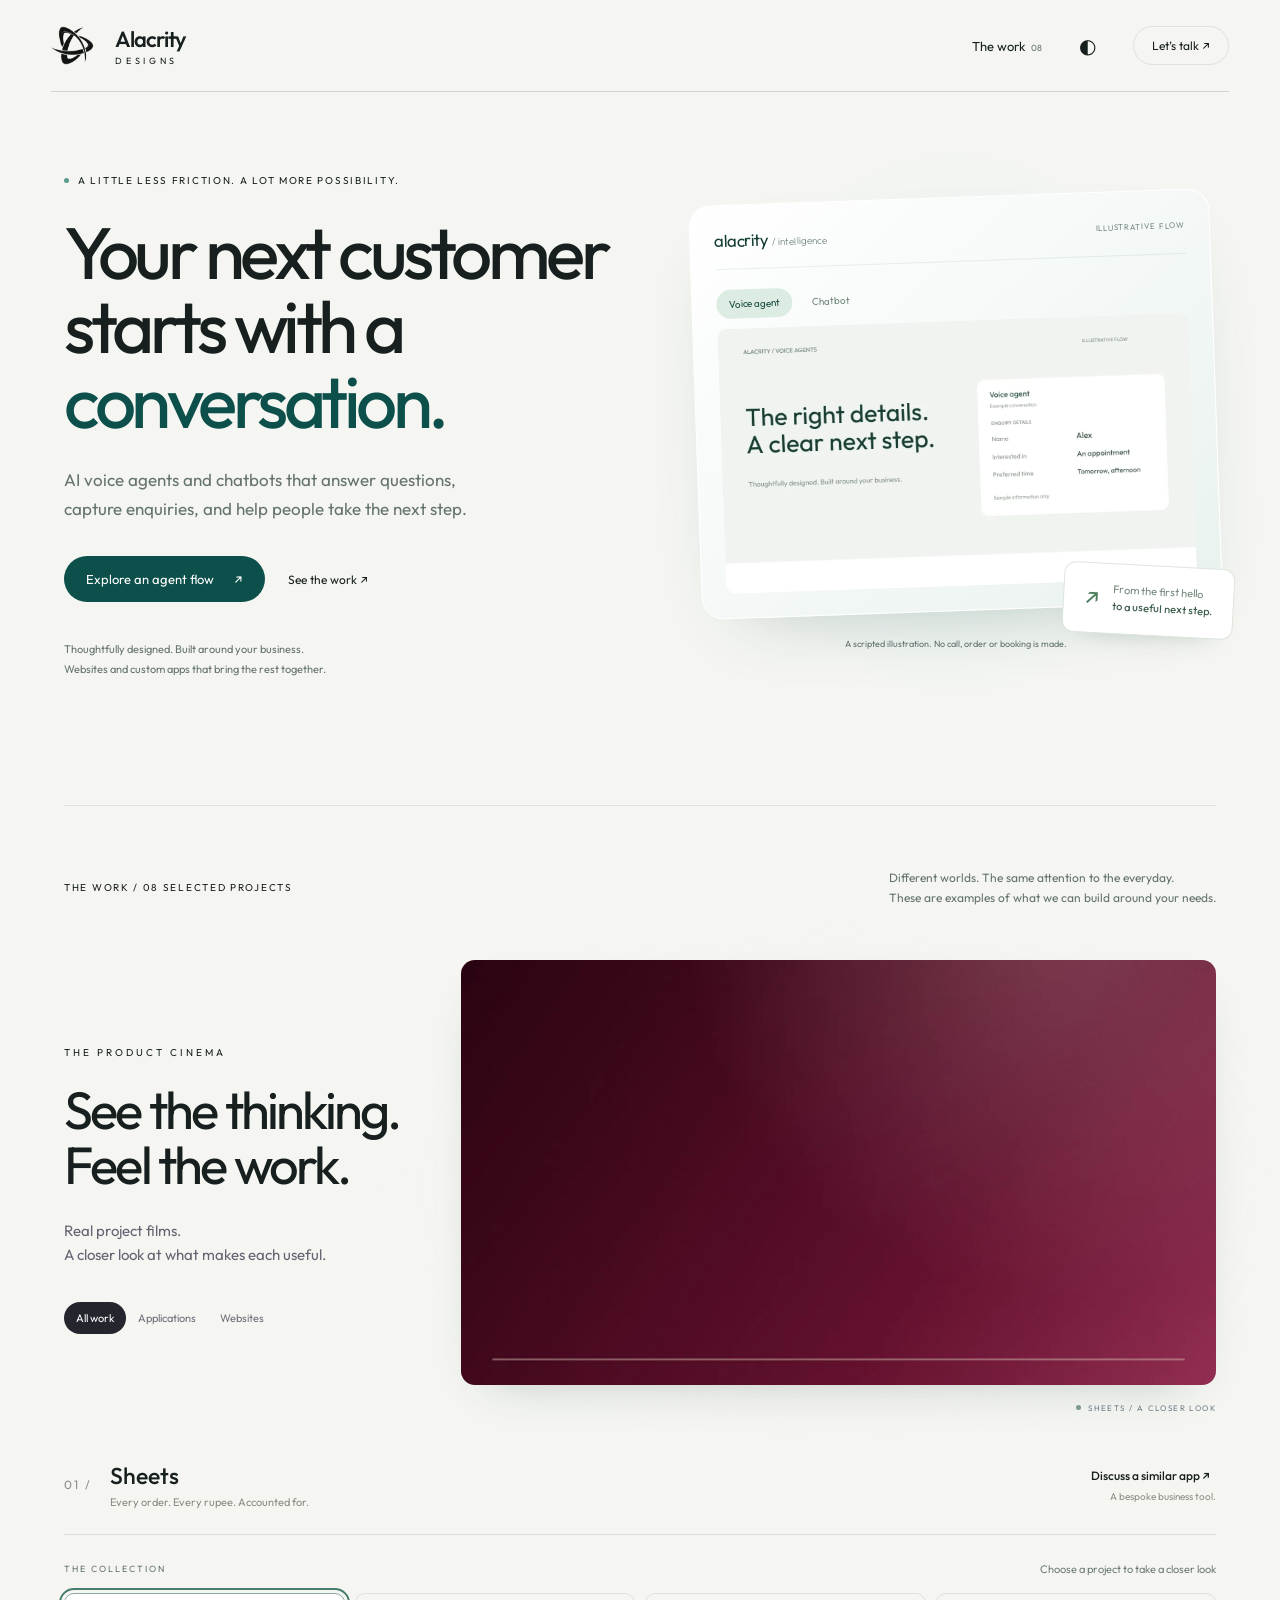
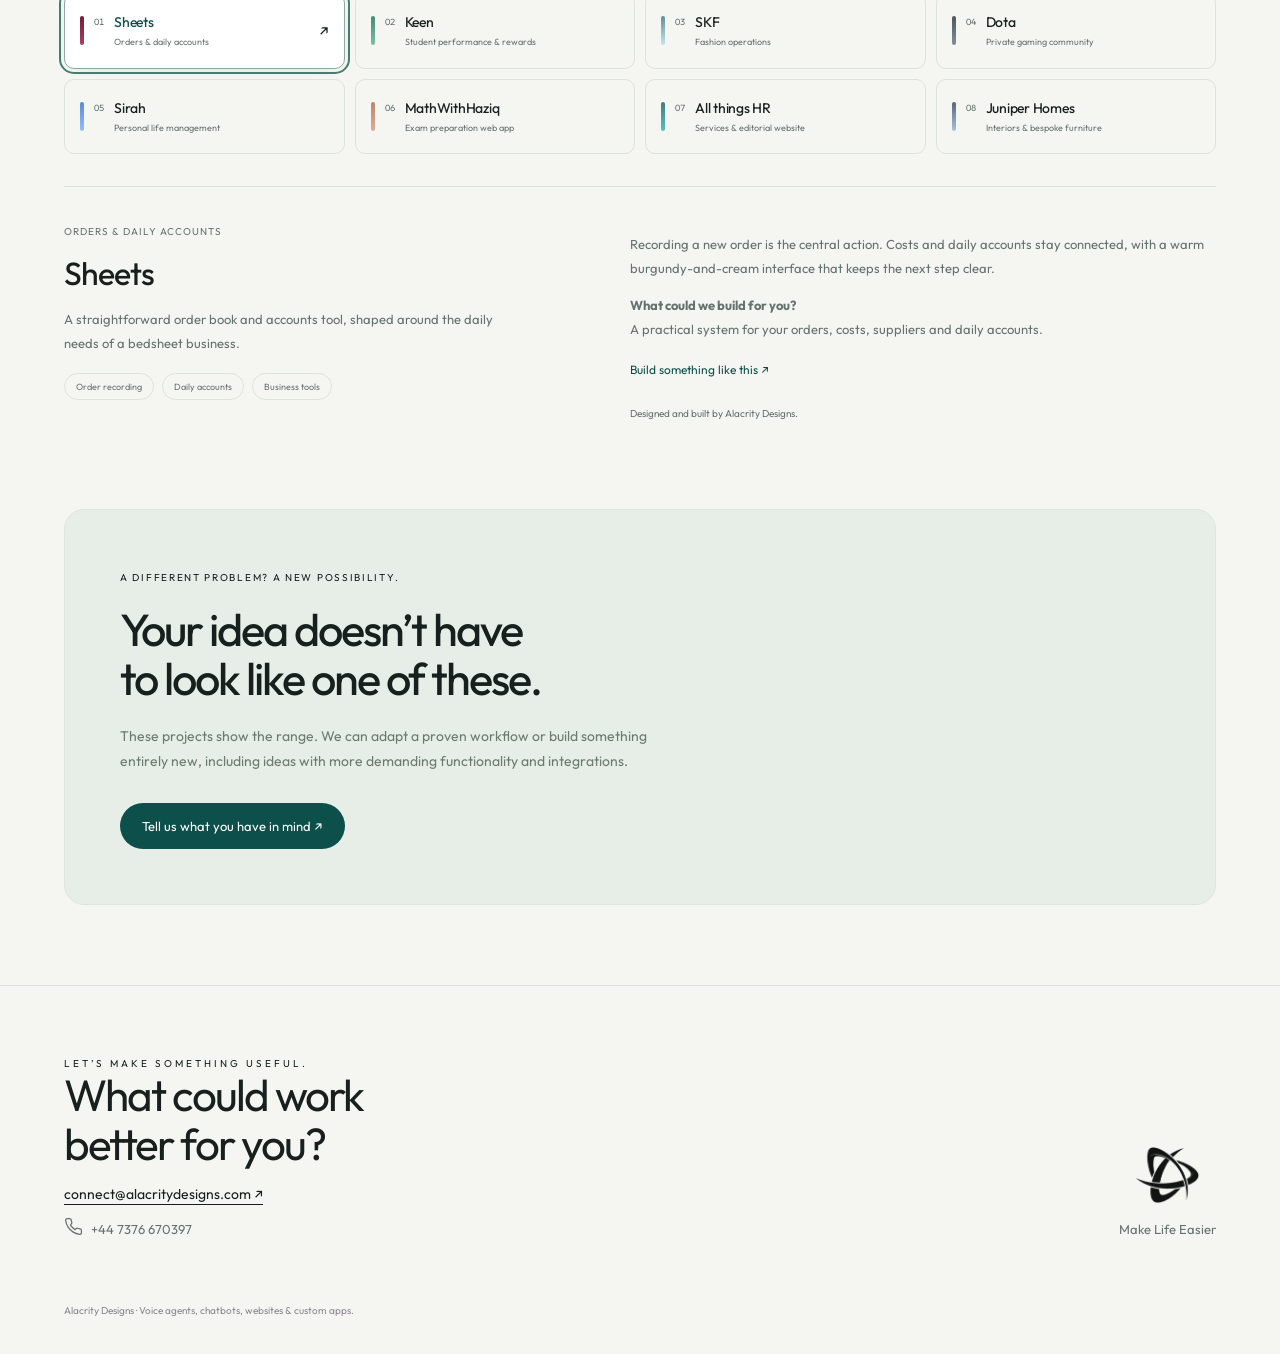
<file: index.html>
<!doctype html><html lang="en" data-theme="light"><head><meta charset="utf-8"><meta name="viewport" content="width=device-width,initial-scale=1"><title>Alacrity Designs | Make Life Easier</title><meta name="description" content="AI voice agents, chatbots and thoughtful custom software. Explore real Alacrity Designs projects."><link rel="canonical" href="https://alacritydesigns.com/"><link rel="icon" href="/favicon-v4.ico" sizes="any"><link rel="icon" type="image/png" sizes="32x32" href="/favicon-32x32.png?v=4"><link rel="icon" type="image/png" sizes="16x16" href="/favicon-16x16.png?v=4"><link rel="apple-touch-icon" href="/apple-touch-icon.png?v=4"><link rel="manifest" href="/site.webmanifest"><meta name="theme-color" content="#0c4f4b"><meta property="og:type" content="website"><meta property="og:site_name" content="Alacrity Designs"><meta property="og:url" content="https://alacritydesigns.com/"><meta property="og:title" content="Alacrity Designs | Make Life Easier"><meta property="og:description" content="AI voice agents, chatbots and thoughtful custom software. Explore real Alacrity Designs projects."><meta property="og:image" content="https://alacritydesigns.com/og-image-v7.png"><meta property="og:image:secure_url" content="https://alacritydesigns.com/og-image-v7.png"><meta property="og:image:type" content="image/png"><meta property="og:image:width" content="1200"><meta property="og:image:height" content="630"><meta property="og:image:alt" content="Alacrity Designs logo"><meta name="twitter:card" content="summary_large_image"><meta name="twitter:title" content="Alacrity Designs | Make Life Easier"><meta name="twitter:description" content="AI voice agents, chatbots and thoughtful custom software."><meta name="twitter:image" content="https://alacritydesigns.com/og-image-v7.png"><link rel="stylesheet" href="assets/cinema.2fff7d6db92c.css"><link rel="preload" href="assets/outfit.fc7287273e66.ttf" as="font" type="font/ttf" crossorigin></head><body class="cinema"><a class="skip" href="#main">Skip to content</a><header><a class="brand" href="#main"><img data-brand src="assets/logo-dark.d818e6f58af0.png" alt=""><span>Alacrity<small>DESIGNS</small></span></a><nav class="nav" aria-label="Main navigation"><a href="#work">The work <small>08</small></a><button id="themeToggle" class="theme-switch" aria-label="Switch to dark mode" aria-pressed="false">◐</button><button class="talk" data-contact>Let’s talk ↗</button></nav></header>
<main id="main"><section class="sales-hero" aria-labelledby="salesTitle"><div class="sales-copy"><span class="eyebrow"><i></i> A little less friction. A lot more possibility.</span><h1 id="salesTitle">Your next customer<br>starts with a<br><em>conversation.</em></h1><p>AI voice agents and chatbots that answer questions, capture enquiries, and help people take the next step.</p><div class="sales-actions"><button class="solid-button" data-demo>Explore an agent flow <span>↗</span></button><a class="text-button" href="#work">See the work ↗</a></div><div class="hero-footnote">Thoughtfully designed. Built around your business.<br>Websites and custom apps that bring the rest together.</div></div>
<div class="hero-composition"><div class="hero-orbit" aria-hidden="true"></div><div class="hero-demo" id="heroDemo" data-motion="paused"><div class="demo-top"><span class="demo-wordmark">alacrity <small>/ intelligence</small></span><span class="example-label">Illustrative flow</span></div><div class="hero-mode" role="group" aria-label="Choose an agent example"><button data-mode="voice" aria-pressed="true">Voice agent</button><button data-mode="chat" aria-pressed="false">Chatbot</button></div><div class="story-stage" id="storyStage" aria-live="off"></div><div class="demo-bottom"><button id="heroPlay" aria-label="Pause illustration" aria-pressed="true">Ⅱ</button><div class="hero-track"><span id="heroProgress"></span></div><span id="heroCounter">01 / 05</span></div></div><div class="floating-note"><span class="note-symbol">↗</span><div>From the first hello<br><strong>to a useful next step.</strong></div></div><p class="demo-disclaimer">A scripted illustration. No call, order or booking is made.</p></div></section>
<section id="work" class="work-section"><div class="work-intro"><span class="eyebrow">The work / 08 selected projects</span><p>Different worlds. The same attention to the everyday.<br>These are examples of what we can build around your needs.</p></div><section class="cinema-layout"><div class="hero"><span class="concept-label">THE PRODUCT CINEMA</span><h2 class="portfolio-heading">See the thinking.<br>Feel the work.</h2><p>Real project films. <br>A closer look at what makes each useful.</p><div class="filters" role="group" aria-label="Filter projects"><button class="active" data-filter="all" aria-pressed="true">All work</button><button data-filter="apps" aria-pressed="false">Applications</button><button data-filter="websites" aria-pressed="false">Websites</button></div></div><div class="cinema-stage" id="cinemaStage"><div class="film-screen" id="filmScreen"><img id="stagePoster" alt=""><video id="stageVideo" muted playsinline preload="none" aria-label="Selected project film"></video></div><div class="stage-sticker"><i></i><span id="filmLabel">PROJECT FILM</span></div></div></section><div class="cinema-controls"><div class="project-title" id="currentTitle" aria-live="polite"></div><div class="original" id="originalLink"></div></div><div class="filmstrip" id="filmstrip" role="group" aria-label="Choose a project"></div><p class="film-hint">Films play in sequence. Choose any project to jump ahead; open its website using the separate link.</p><div class="project-detail" id="projectDetail"></div></section>
<section class="build-next"><span class="eyebrow">A different problem? A new possibility.</span><h2>Your idea doesn’t have<br>to look like one of these.</h2><p>These projects show the range. We can adapt a proven workflow or build something entirely new, including ideas with more demanding functionality and integrations.</p><button class="solid-button" data-contact>Tell us what you have in mind ↗</button></section>
<section class="closing" id="contact"><div><span class="concept-label">LET’S MAKE SOMETHING USEFUL.</span><h2>What could work<br>better for you?</h2><a href="mailto:connect@alacritydesigns.com">connect@alacritydesigns.com ↗</a><p class="contact-phone" style="margin:14px 0 0;font-size:13px;color:var(--muted)"><svg width="14" height="14" viewBox="0 0 24 24" fill="none" stroke="currentColor" stroke-width="1.8" stroke-linecap="round" stroke-linejoin="round" aria-hidden="true" style="vertical-align:-2px;margin-right:8px"><path d="M22 16.9v3a2 2 0 0 1-2.2 2 19.8 19.8 0 0 1-8.6-3.1 19.5 19.5 0 0 1-6-6A19.8 19.8 0 0 1 2.1 4.2 2 2 0 0 1 4.1 2h3a2 2 0 0 1 2 1.7c.1 1 .4 1.9.7 2.8a2 2 0 0 1-.5 2.1L8.1 9.9a16 16 0 0 0 6 6l1.3-1.3a2 2 0 0 1 2.1-.4c.9.3 1.8.6 2.8.7a2 2 0 0 1 1.7 2z"/></svg>+44 7376 670397</p></div><div class="footer-brand"><img data-brand src="assets/logo-dark.d818e6f58af0.png" alt="Alacrity Designs"><span>Make Life Easier</span></div></section><p class="page-note">Alacrity Designs · Voice agents, chatbots, websites & custom apps.</p></main>

<dialog id="demoDialog" class="flow-dialog" aria-labelledby="flowTitle"><div class="modal-head"><div><strong id="flowTitle">A better first hello.</strong><small>Interactive scripted demonstration</small></div><button class="close" data-close="demoDialog" aria-label="Close demonstration">×</button></div><div class="flow-options"><button data-flow="voice" aria-pressed="true">Voice agent</button><button data-flow="chat" aria-pressed="false">Chatbot</button></div><div id="flowContent"></div><div class="flow-footer"><button id="flowReset" class="text-button">Start again</button><button id="flowNext" class="solid-button">Next step ↗</button></div><p class="dialog-note">This illustrates a possible workflow. Nothing is called, booked, submitted or stored.</p></dialog>
<dialog id="contactDialog" class="flow-dialog" aria-labelledby="contactTitle"><div class="modal-head"><div><strong id="contactTitle">What would you make easier?</strong><small>Start a conversation with Alacrity Designs</small></div><button class="close" data-close="contactDialog" aria-label="Close enquiry">×</button></div><form id="contactForm" action="https://formsubmit.co/connect@alacritydesigns.com" method="POST"><input name="_honey" tabindex="-1" autocomplete="off" class="form-trap" aria-hidden="true"><label>Your name<input name="name" required autocomplete="name"></label><label>Email<input name="email" type="email" required autocomplete="email"></label><label>What are you interested in?<select name="service"><option>Voice agents & chatbots</option><option>A custom app</option><option>A website</option><option>A system inspired by this project</option><option>Something new</option></select></label><label>Tell us a little<textarea name="message" required rows="3"></textarea></label><button class="solid-button" type="submit">Send enquiry</button><p class="dialog-note">Prefer to call? +44 7376 670397.</p><p class="dialog-note">Your enquiry is sent to connect@alacritydesigns.com via FormSubmit.</p><p id="contactStatus" role="status" aria-live="polite"></p></form></dialog>
<script defer src="assets/projects.1b82182796fe.js"></script><script defer src="assets/cinema.7430bd2d7998.js"></script></body></html>
</file>
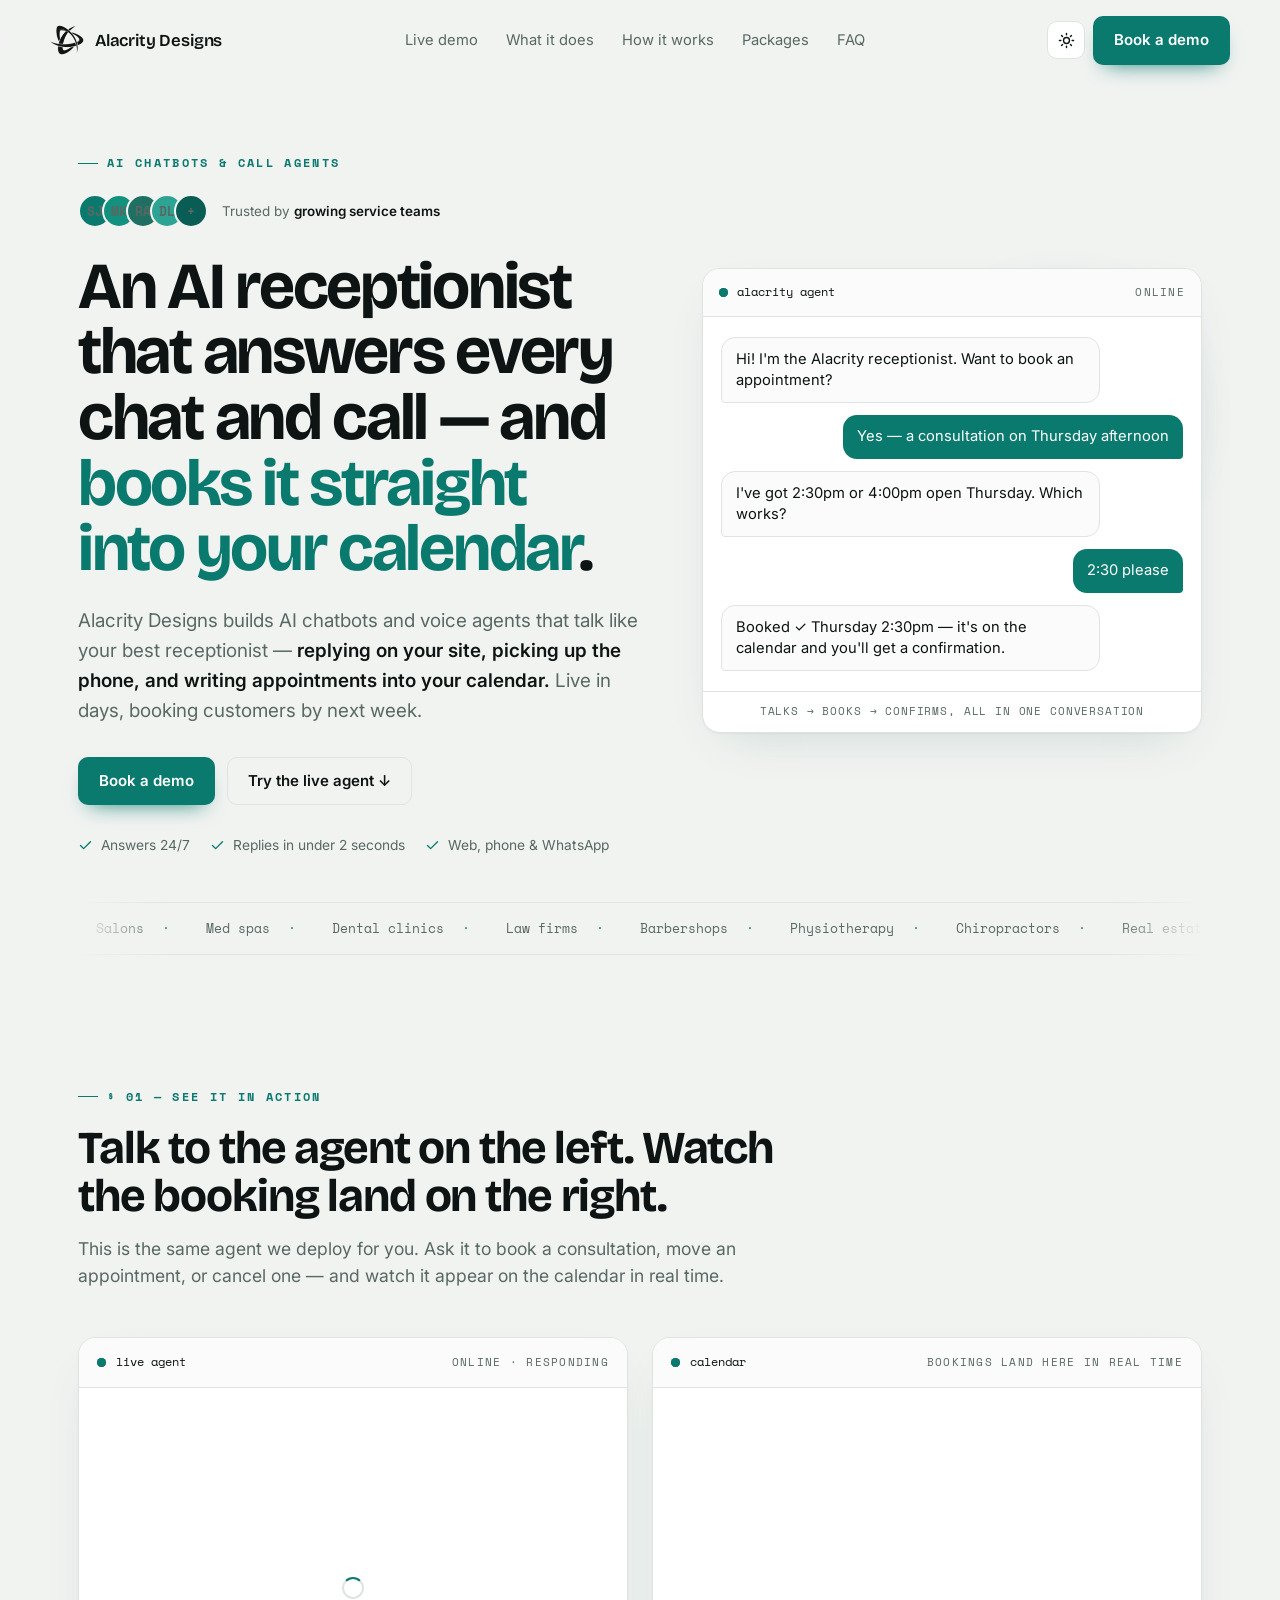
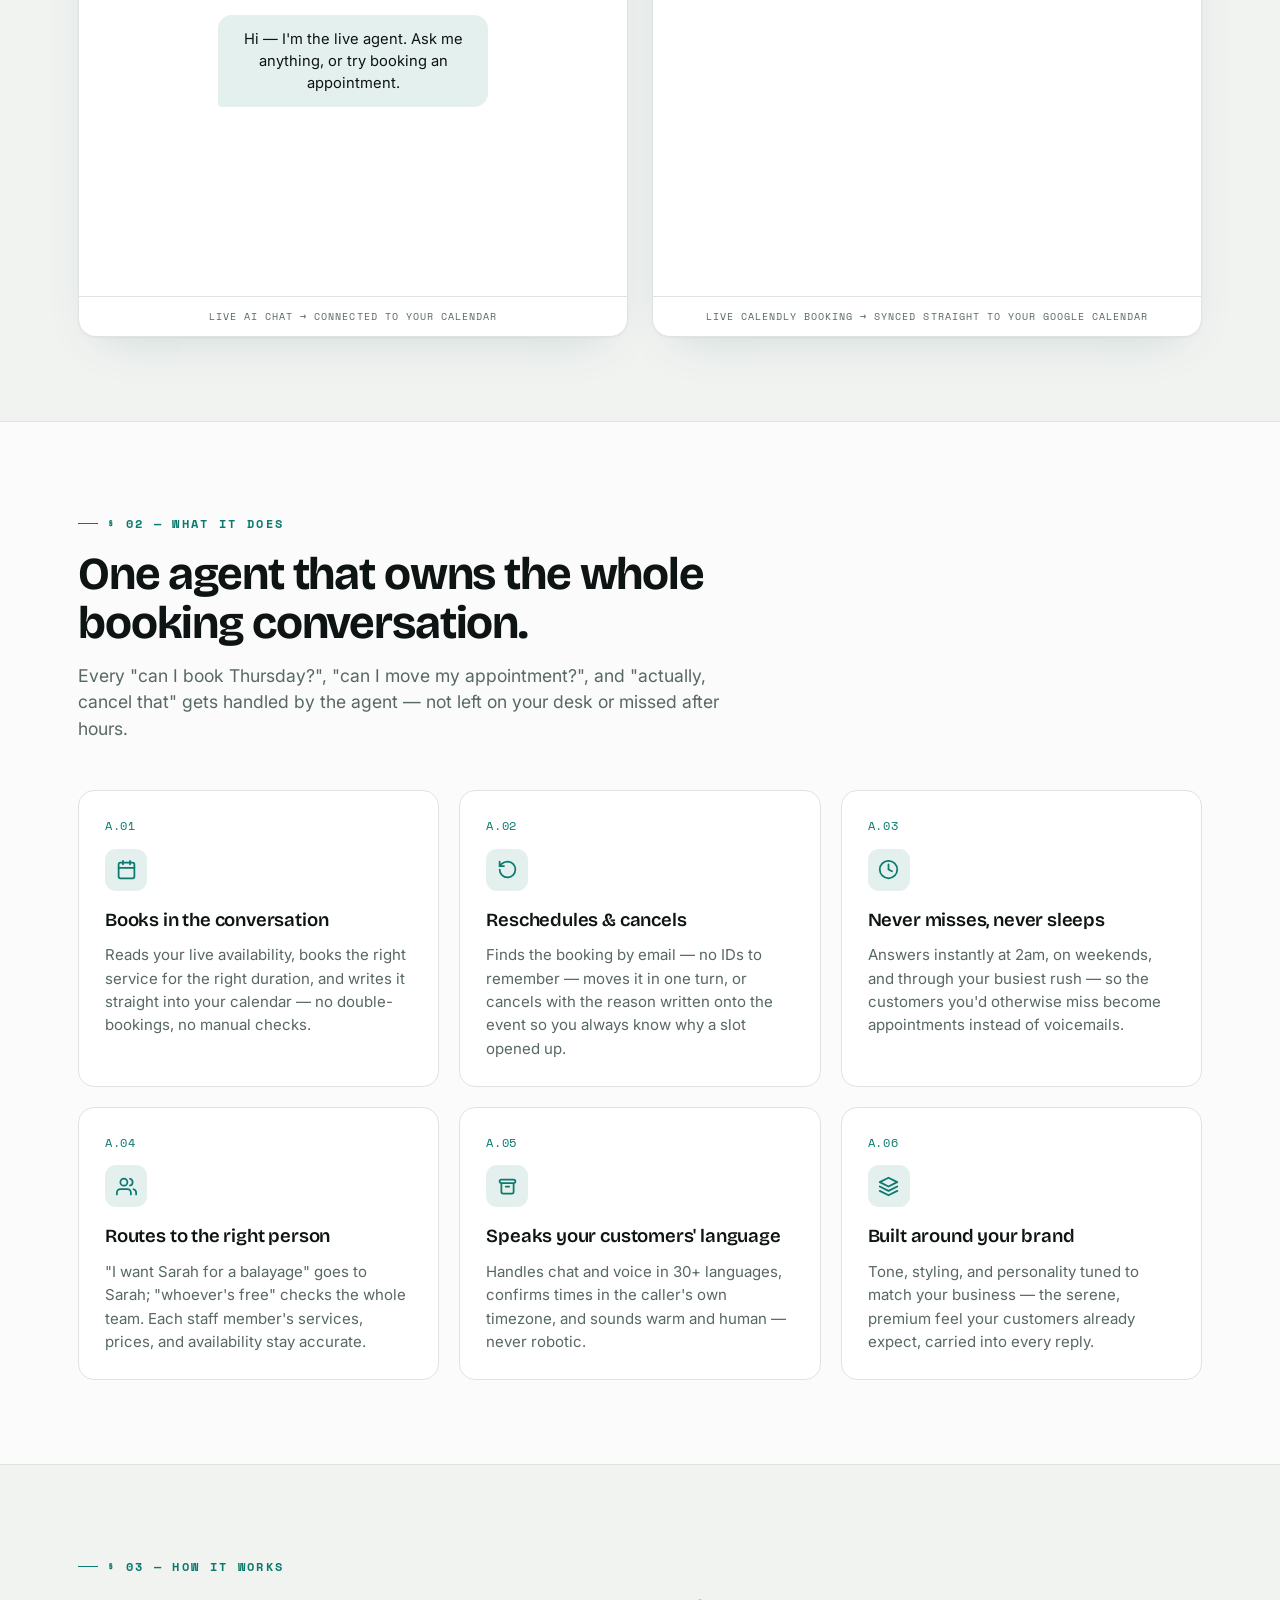
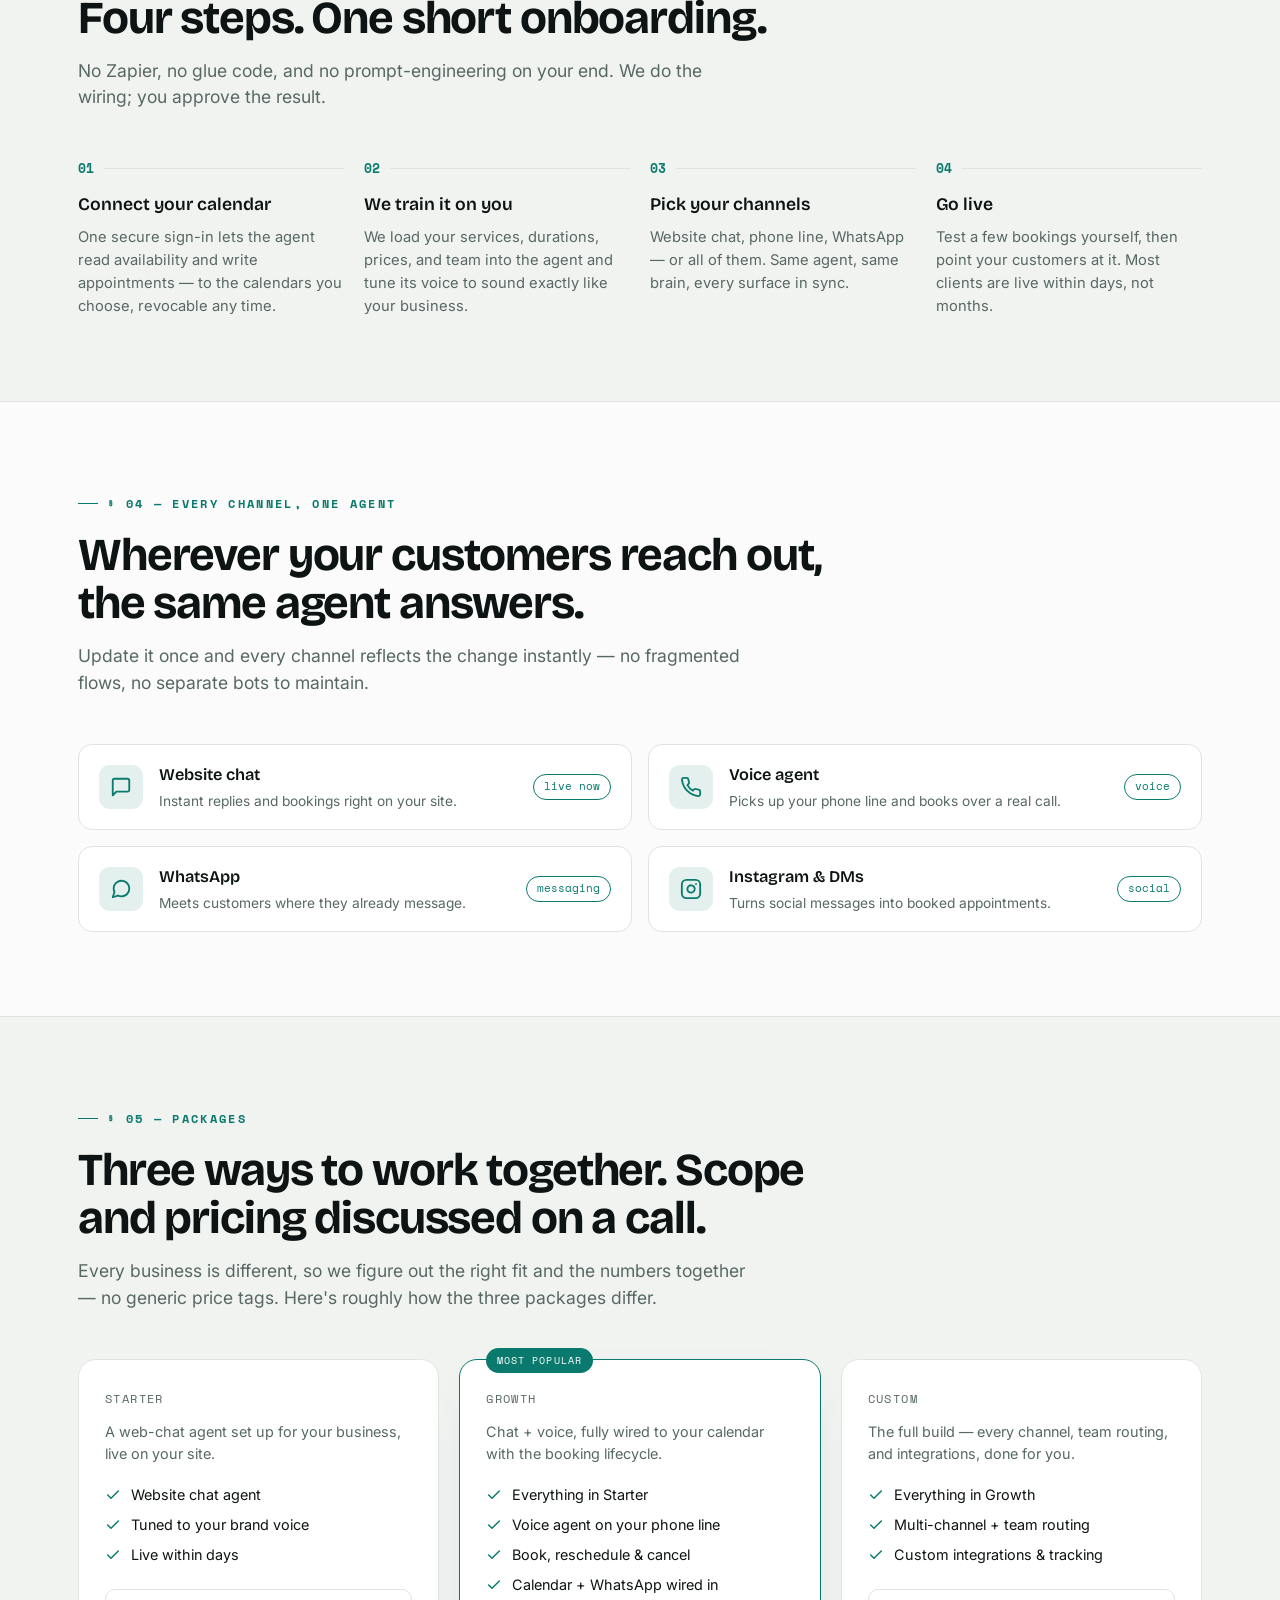
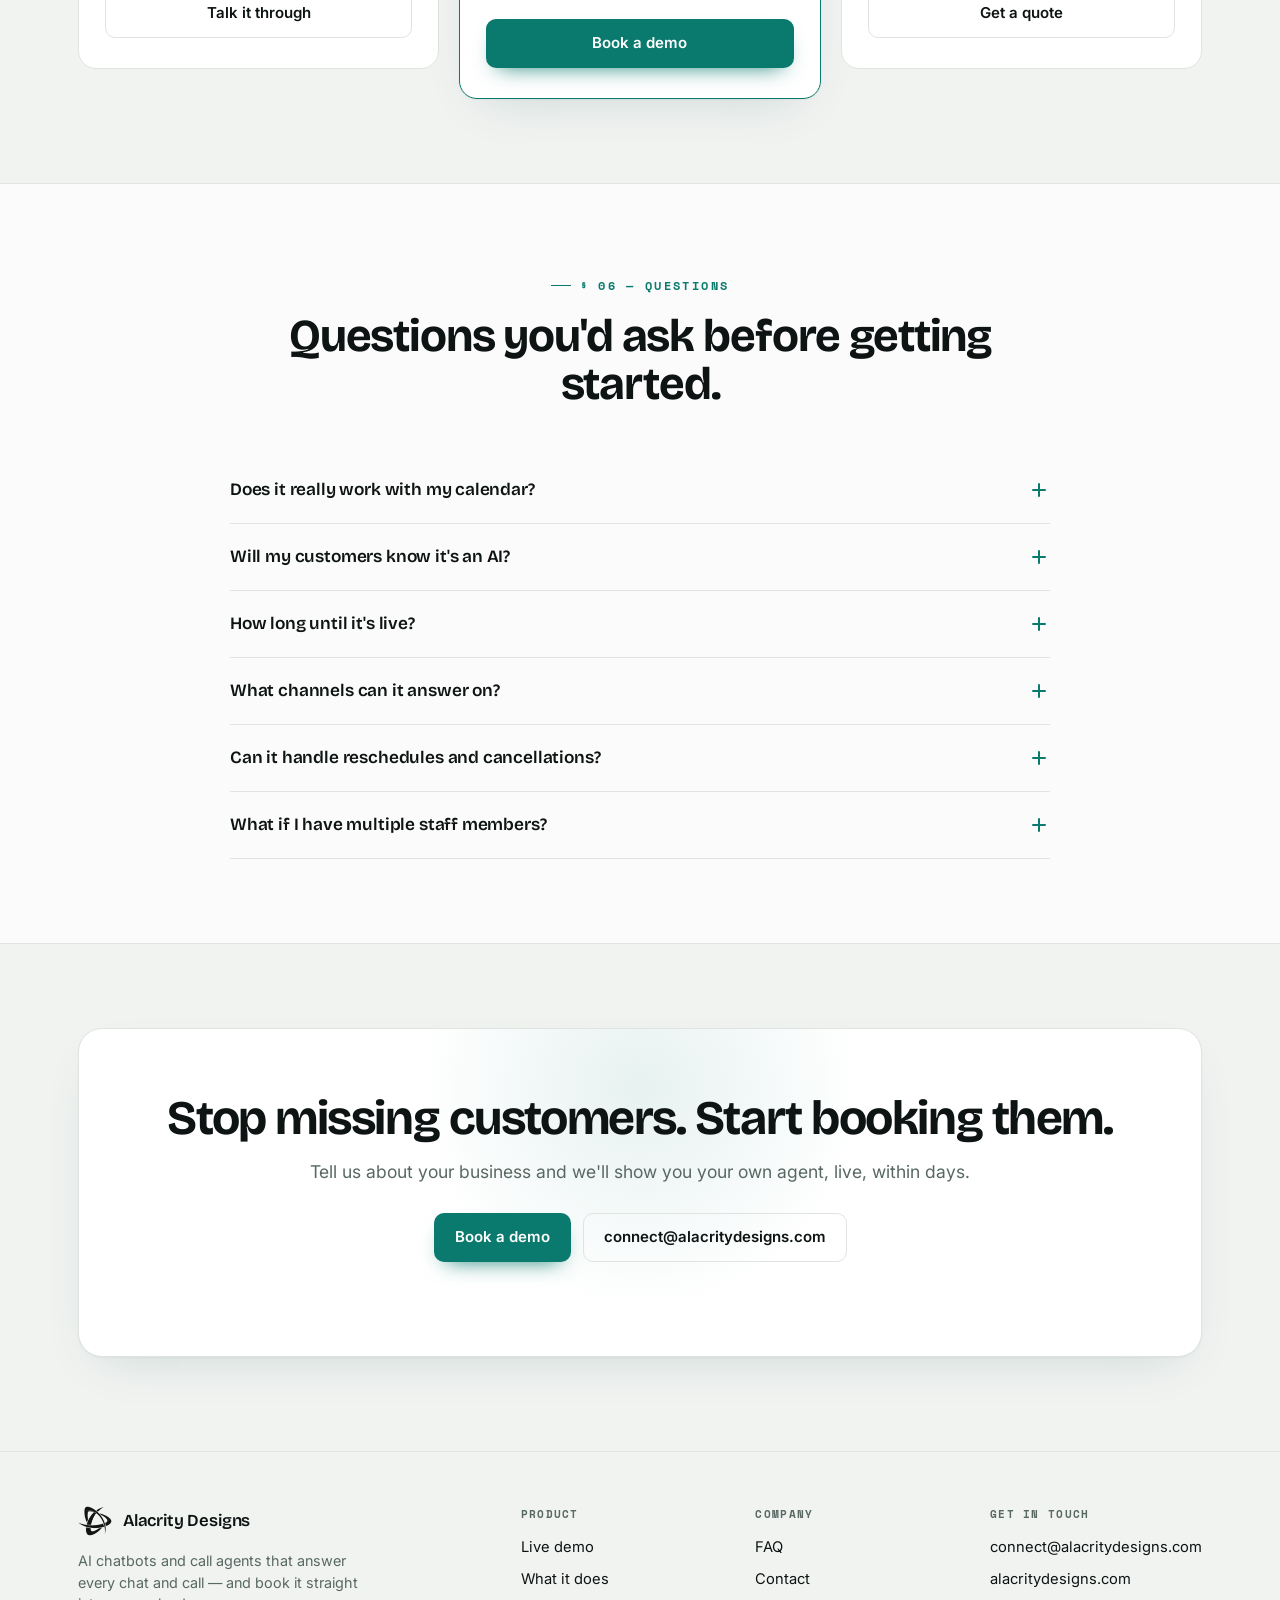
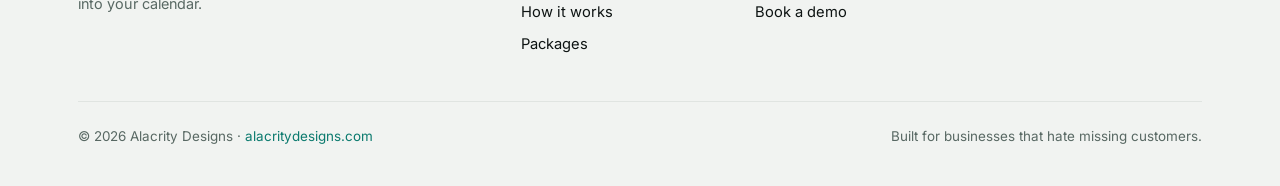
<file: index (2).html>
<!DOCTYPE html>
<html lang="en" data-theme="light">
<head>
<meta charset="UTF-8">
<meta name="viewport" content="width=device-width, initial-scale=1.0">
<title>Alacrity Designs — AI chatbots & call agents that book straight into your calendar</title>
<meta name="description" content="Alacrity Designs builds AI chatbots and voice agents that answer every chat and call 24/7 and write appointments straight into your calendar. Live in days.">
<script src="https://cdn.platform.openai.com/deployments/chatkit/chatkit.js" async></script>
<script>document.documentElement.classList.add('js')</script>
<link rel="preconnect" href="https://fonts.googleapis.com">
<link rel="preconnect" href="https://fonts.gstatic.com" crossorigin>
<link href="https://fonts.googleapis.com/css2?family=Bricolage+Grotesque:opsz,wght@12..96,500;12..96,600;12..96,700;12..96,800&family=Inter:wght@400;500;600&family=Space+Mono:wght@400;700&display=swap" rel="stylesheet">
<style>
:root{
  --bg:#F1F3F1; --surface:#FFFFFF; --surface-2:#FAFBFA; --ink:#0E1413; --muted:#586863;
  --hairline:#E0E4E1; --teal:#0B7A6E; --teal-deep:#064E45; --teal-soft:#E4F0ED;
  --shadow:0 1px 2px rgba(14,20,19,.04),0 18px 50px -24px rgba(6,78,69,.20);
  --ring:#0B7A6E; --logo-dark:block; --logo-light:none;
}
html[data-theme="dark"]{
  --bg:#0B0F0E; --surface:#121817; --surface-2:#0F1413; --ink:#ECEFED; --muted:#8A9893;
  --hairline:#1F2826; --teal:#2DD4BF; --teal-deep:#5EEAD4; --teal-soft:#142220;
  --shadow:0 1px 2px rgba(0,0,0,.4),0 24px 60px -28px rgba(45,212,191,.22);
  --ring:#2DD4BF; --logo-dark:none; --logo-light:block;
}
*{margin:0;padding:0;box-sizing:border-box}
html{-webkit-text-size-adjust:100%;scroll-behavior:smooth}
body{font-family:'Inter',-apple-system,BlinkMacSystemFont,'Segoe UI',sans-serif;background:var(--bg);color:var(--ink);line-height:1.5;-webkit-font-smoothing:antialiased;text-rendering:optimizeLegibility;transition:background .45s ease,color .45s ease;overflow-x:hidden}
.wrap{width:100%;max-width:1180px;margin:0 auto;padding:0 28px}
section{position:relative}
a{color:inherit}

.eyebrow{font-family:'Space Mono',monospace;font-size:.73rem;font-weight:700;letter-spacing:.2em;text-transform:uppercase;color:var(--teal);display:inline-flex;align-items:center;gap:9px}
.eyebrow::before{content:"";width:20px;height:1px;background:var(--teal)}
.sec-head{max-width:760px;margin-bottom:48px}
.sec-head h2{font-family:'Bricolage Grotesque',sans-serif;font-weight:700;font-size:clamp(1.9rem,3.6vw,2.85rem);line-height:1.06;letter-spacing:-.025em;margin:18px 0 16px}
.sec-head p{color:var(--muted);font-size:clamp(1rem,1.4vw,1.1rem);max-width:62ch}

.btn{font-family:inherit;font-size:.94rem;font-weight:600;border-radius:10px;cursor:pointer;text-decoration:none;display:inline-flex;align-items:center;gap:8px;transition:transform .2s,background .2s,box-shadow .2s,border-color .2s,color .2s;border:1px solid transparent;white-space:nowrap}
.btn-primary{background:var(--teal);color:#fff;padding:12px 20px;box-shadow:0 10px 22px -12px var(--teal)}
html[data-theme="dark"] .btn-primary{color:#06201C}
.btn-primary:hover{transform:translateY(-2px);box-shadow:0 16px 30px -12px var(--teal)}
.btn-ghost{background:transparent;color:var(--ink);padding:12px 20px;border-color:var(--hairline)}
.btn-ghost:hover{border-color:var(--teal);color:var(--teal);transform:translateY(-2px)}

.nav{position:sticky;top:0;z-index:50;background:color-mix(in srgb,var(--bg) 86%,transparent);backdrop-filter:blur(12px);border-bottom:1px solid transparent;transition:border-color .3s}
.nav.scrolled{border-color:var(--hairline)}
.nav-in{display:flex;align-items:center;justify-content:space-between;padding:16px 0}
.brand{display:flex;align-items:center;gap:11px;font-weight:600;letter-spacing:-.01em;font-size:1.05rem;font-family:'Bricolage Grotesque',sans-serif;text-decoration:none}
.brand img{height:30px;width:auto;display:block}
.brand .ld{display:var(--logo-dark)}.brand .ll{display:var(--logo-light)}
.nav-links{display:flex;align-items:center;gap:4px}
.nav-links a{font-size:.92rem;color:var(--muted);text-decoration:none;padding:9px 12px;border-radius:8px;transition:color .2s}
.nav-links a:hover{color:var(--ink)}
.nav-right{display:flex;align-items:center;gap:8px}
.toggle{width:38px;height:38px;border-radius:10px;border:1px solid var(--hairline);background:var(--surface);color:var(--ink);cursor:pointer;display:grid;place-items:center;transition:border-color .2s,transform .2s}
.toggle:hover{border-color:var(--teal);transform:translateY(-1px)}
.toggle svg{width:17px;height:17px}.toggle .moon{display:none}
html[data-theme="dark"] .toggle .sun{display:none}html[data-theme="dark"] .toggle .moon{display:block}

.hero{padding:64px 0 40px}
.hero-grid{display:grid;grid-template-columns:1.06fr .94fr;gap:60px;align-items:center}
.avatars{display:flex;align-items:center;gap:14px;margin-bottom:26px}
.av-row{display:flex}
.av{width:34px;height:34px;border-radius:50%;border:2px solid var(--bg);margin-left:-10px;display:grid;place-items:center;font-size:.74rem;font-weight:600;color:#fff;font-family:'Space Mono',monospace}
.av:first-child{margin-left:0}
.av-row .a1{background:#0B7A6E}.av-row .a2{background:#13917f}.av-row .a3{background:#1f6f63}.av-row .a4{background:#2DA493}.av-row .a5{background:#0a5d54}
.avatars span{font-size:.84rem;color:var(--muted)}.avatars b{color:var(--ink);font-weight:600}
h1.headline{font-family:'Bricolage Grotesque',sans-serif;font-weight:700;font-size:clamp(2.5rem,5.4vw,4.1rem);line-height:1.0;letter-spacing:-.035em;margin-bottom:24px}
h1.headline .accent{color:var(--teal)}
.hero .sub{font-size:clamp(1.04rem,1.5vw,1.18rem);color:var(--muted);max-width:48ch;line-height:1.6;margin-bottom:30px}
.hero .sub strong{color:var(--ink);font-weight:600}
.cta-row{display:flex;flex-wrap:wrap;gap:12px;margin-bottom:30px}
.chips{display:flex;flex-wrap:wrap;gap:8px 20px}
.chip{font-size:.86rem;color:var(--muted);display:inline-flex;align-items:center;gap:8px}
.chip svg{width:15px;height:15px;color:var(--teal);flex:0 0 auto}

.hero-art{position:relative}
.hero-art .glow{position:absolute;z-index:0;width:360px;height:360px;border-radius:50%;background:radial-gradient(circle,var(--teal) 0%,transparent 68%);opacity:.13;right:-40px;top:-30px;filter:blur(6px)}
.mini-card{position:relative;z-index:1;background:var(--surface);border:1px solid var(--hairline);border-radius:18px;box-shadow:var(--shadow);overflow:hidden}
.mini-head{display:flex;align-items:center;justify-content:space-between;padding:14px 16px;border-bottom:1px solid var(--hairline);background:var(--surface-2)}
.mini-id{display:flex;align-items:center;gap:9px;font-family:'Space Mono',monospace;font-size:.78rem}
.live-dot{position:relative;width:9px;height:9px}.live-dot i{position:absolute;inset:0;border-radius:50%;background:var(--teal)}
.live-dot i.ping{animation:ping 2s cubic-bezier(0,0,.2,1) infinite}
@keyframes ping{0%{transform:scale(1);opacity:.55}80%,100%{transform:scale(2.6);opacity:0}}
.mini-status{font-family:'Space Mono',monospace;font-size:.66rem;letter-spacing:.12em;text-transform:uppercase;color:var(--muted)}
.mini-body{padding:20px 18px;display:flex;flex-direction:column;gap:12px}
.msg{max-width:82%;padding:11px 14px;border-radius:14px;font-size:.92rem;line-height:1.45}
.msg.them{align-self:flex-start;background:var(--surface-2);border:1px solid var(--hairline);border-bottom-left-radius:4px}
.msg.you{align-self:flex-end;background:var(--teal);color:#fff;border-bottom-right-radius:4px}
html[data-theme="dark"] .msg.you{color:#06201C}
.mini-foot{padding:12px 16px;border-top:1px solid var(--hairline);font-family:'Space Mono',monospace;font-size:.66rem;letter-spacing:.08em;text-transform:uppercase;color:var(--muted);text-align:center}

.marquee{margin-top:46px;border-top:1px solid var(--hairline);border-bottom:1px solid var(--hairline);padding:16px 0;overflow:hidden;-webkit-mask-image:linear-gradient(90deg,transparent,#000 8%,#000 92%,transparent);mask-image:linear-gradient(90deg,transparent,#000 8%,#000 92%,transparent)}
.marquee-track{display:flex;gap:0;width:max-content;animation:scroll 38s linear infinite}
.marquee:hover .marquee-track{animation-play-state:paused}
.marquee-track span{font-family:'Space Mono',monospace;font-size:.82rem;color:var(--muted);white-space:nowrap;display:inline-flex;align-items:center;padding:0 18px}
.marquee-track span::after{content:"·";color:var(--teal);margin-left:18px}
@keyframes scroll{to{transform:translateX(-50%)}}

.band{padding:84px 0}
.band-alt{background:var(--surface-2);border-top:1px solid var(--hairline);border-bottom:1px solid var(--hairline)}

.demo-grid{display:grid;grid-template-columns:1fr 1fr;gap:24px;align-items:stretch}
.panel{position:relative;background:var(--surface);border:1px solid var(--hairline);border-radius:18px;box-shadow:var(--shadow);overflow:hidden;display:flex;flex-direction:column;min-height:600px}
.panel-head{display:flex;align-items:center;justify-content:space-between;padding:15px 18px;border-bottom:1px solid var(--hairline);background:var(--surface-2);flex:0 0 auto}
.panel-id{display:flex;align-items:center;gap:10px;font-family:'Space Mono',monospace;font-size:.78rem}
.panel-status{font-family:'Space Mono',monospace;font-size:.66rem;letter-spacing:.12em;text-transform:uppercase;color:var(--muted)}
.panel-body{position:relative;flex:1 1 auto;min-height:0}
openai-chatkit{display:block;width:100%;height:100%}
.panel-ph{position:absolute;inset:0;display:flex;flex-direction:column;align-items:center;justify-content:center;gap:16px;text-align:center;padding:32px;color:var(--muted);pointer-events:none}
.panel-ph .bubble{font-size:.92rem;line-height:1.5;max-width:30ch;background:var(--teal-soft);color:var(--ink);padding:13px 16px;border-radius:14px 14px 14px 4px}
.spinner{width:22px;height:22px;border-radius:50%;border:2px solid var(--hairline);border-top-color:var(--teal);animation:spin 1s linear infinite}
@keyframes spin{to{transform:rotate(360deg)}}
.panel-foot{font-family:'Space Mono',monospace;font-size:.64rem;letter-spacing:.1em;text-transform:uppercase;color:var(--muted);text-align:center;padding:12px;border-top:1px solid var(--hairline)}

.cal-head{justify-content:space-between}
.cal-body{flex:1 1 auto;padding:18px;display:flex;flex-direction:column}
.cal-top{display:flex;align-items:center;justify-content:space-between;margin-bottom:14px}
.cal-month{font-family:'Bricolage Grotesque',sans-serif;font-weight:600;font-size:1.05rem}
.cal-nav{display:flex;gap:6px}
.cal-nav button{width:30px;height:30px;border-radius:8px;border:1px solid var(--hairline);background:var(--surface);color:var(--ink);cursor:pointer;display:grid;place-items:center;transition:border-color .2s}
.cal-nav button:hover{border-color:var(--teal)}
.cal-grid{display:grid;grid-template-columns:repeat(7,1fr);gap:4px}
.cal-dow{text-align:center;font-family:'Space Mono',monospace;font-size:.64rem;letter-spacing:.08em;text-transform:uppercase;color:var(--muted);padding:6px 0}
.cal-day{aspect-ratio:1;border-radius:9px;border:1px solid transparent;background:transparent;color:var(--ink);font-size:.86rem;cursor:pointer;display:grid;place-items:center;position:relative;transition:background .15s,border-color .15s,color .15s}
.cal-day:hover{border-color:var(--teal)}
.cal-day.muted{color:var(--muted);opacity:.4;cursor:default}
.cal-day.muted:hover{border-color:transparent}
.cal-day.has::after{content:"";position:absolute;bottom:6px;width:4px;height:4px;border-radius:50%;background:var(--teal)}
.cal-day.sel{background:var(--teal);color:#fff;border-color:var(--teal)}
html[data-theme="dark"] .cal-day.sel{color:#06201C}
.cal-day.sel.has::after{background:#fff}
.slots{margin-top:16px;border-top:1px solid var(--hairline);padding-top:14px;flex:1 1 auto;min-height:0;overflow:auto}
.slots-label{font-family:'Space Mono',monospace;font-size:.66rem;letter-spacing:.1em;text-transform:uppercase;color:var(--muted);margin-bottom:10px}
.slot-row{display:flex;flex-wrap:wrap;gap:8px}
.slot{font-size:.84rem;padding:8px 12px;border-radius:8px;border:1px solid var(--hairline);background:var(--surface);cursor:pointer;transition:all .15s;font-family:'Space Mono',monospace}
.slot:hover{border-color:var(--teal);color:var(--teal)}
.slot.booked{background:var(--teal-soft);border-color:var(--teal);color:var(--teal);cursor:default;text-decoration:line-through;opacity:.7}
.booked-list{margin-top:14px}
.booked-item{display:flex;align-items:center;gap:10px;padding:10px 12px;border-radius:10px;background:var(--surface-2);border:1px solid var(--hairline);margin-bottom:8px;font-size:.85rem;animation:slidein .4s ease}
@keyframes slidein{from{opacity:0;transform:translateY(8px)}to{opacity:1;transform:none}}
.booked-item .tick{width:18px;height:18px;border-radius:50%;background:var(--teal);display:grid;place-items:center;flex:0 0 auto}
.booked-item .tick svg{width:11px;height:11px;color:#fff}
html[data-theme="dark"] .booked-item .tick svg{color:#06201C}
.booked-item b{font-weight:600}.booked-item small{color:var(--muted);margin-left:auto;font-family:'Space Mono',monospace;font-size:.72rem}

.feat-grid{display:grid;grid-template-columns:repeat(3,1fr);gap:20px}
.feat{background:var(--surface);border:1px solid var(--hairline);border-radius:16px;padding:26px;transition:transform .25s,border-color .25s,box-shadow .25s}
.feat:hover{transform:translateY(-3px);border-color:var(--teal);box-shadow:var(--shadow)}
.feat .ix{font-family:'Space Mono',monospace;font-size:.72rem;color:var(--teal);letter-spacing:.06em;margin-bottom:14px}
.feat .ic{width:42px;height:42px;border-radius:11px;background:var(--teal-soft);display:grid;place-items:center;margin-bottom:16px}
.feat .ic svg{width:21px;height:21px;color:var(--teal)}
.feat h3{font-family:'Bricolage Grotesque',sans-serif;font-weight:600;font-size:1.16rem;margin-bottom:9px;letter-spacing:-.01em}
.feat p{color:var(--muted);font-size:.94rem;line-height:1.55}

.steps{display:grid;grid-template-columns:repeat(4,1fr);gap:20px}
.step .n{font-family:'Space Mono',monospace;font-size:.8rem;color:var(--teal);font-weight:700;margin-bottom:14px;display:flex;align-items:center;gap:10px}
.step .n::after{content:"";flex:1;height:1px;background:var(--hairline)}
.step h3{font-family:'Bricolage Grotesque',sans-serif;font-weight:600;font-size:1.1rem;margin-bottom:8px}
.step p{color:var(--muted);font-size:.92rem;line-height:1.55}

.chan-grid{display:grid;grid-template-columns:repeat(2,1fr);gap:16px}
.chan{display:flex;align-items:center;gap:16px;background:var(--surface);border:1px solid var(--hairline);border-radius:14px;padding:18px 20px}
.chan .ic{width:44px;height:44px;border-radius:11px;background:var(--teal-soft);display:grid;place-items:center;flex:0 0 auto}
.chan .ic svg{width:22px;height:22px;color:var(--teal)}
.chan h4{font-family:'Bricolage Grotesque',sans-serif;font-weight:600;font-size:1.02rem;margin-bottom:3px}
.chan p{color:var(--muted);font-size:.86rem}
.chan .badge{margin-left:auto;font-family:'Space Mono',monospace;font-size:.66rem;color:var(--teal);border:1px solid var(--teal);border-radius:20px;padding:4px 10px;white-space:nowrap}

.price-grid{display:grid;grid-template-columns:repeat(3,1fr);gap:20px;align-items:start}
.price{background:var(--surface);border:1px solid var(--hairline);border-radius:18px;padding:30px 26px;position:relative;transition:transform .25s}
.price:hover{transform:translateY(-3px)}
.price.feat-card{border-color:var(--teal);box-shadow:var(--shadow)}
.price .pop{position:absolute;top:-12px;left:26px;background:var(--teal);color:#fff;font-family:'Space Mono',monospace;font-size:.64rem;letter-spacing:.1em;text-transform:uppercase;padding:5px 11px;border-radius:20px}
html[data-theme="dark"] .price .pop{color:#06201C}
.price .tier{font-family:'Space Mono',monospace;font-size:.72rem;letter-spacing:.12em;text-transform:uppercase;color:var(--muted);margin-bottom:14px}
.price .amt{font-family:'Bricolage Grotesque',sans-serif;font-weight:700;font-size:2.4rem;letter-spacing:-.02em;line-height:1}
.price .amt small{font-size:.9rem;font-weight:500;color:var(--muted);letter-spacing:0}
.price .desc{color:var(--muted);font-size:.9rem;margin:12px 0 20px;line-height:1.5;min-height:40px}
.price ul{list-style:none;margin-bottom:24px;display:flex;flex-direction:column;gap:10px}
.price li{display:flex;gap:10px;font-size:.9rem;line-height:1.4}
.price li svg{width:16px;height:16px;color:var(--teal);flex:0 0 auto;margin-top:2px}
.price .btn{width:100%;justify-content:center}

.faq{max-width:820px;margin:0 auto}
.qa{border-bottom:1px solid var(--hairline)}
.qa button{width:100%;background:none;border:none;text-align:left;padding:22px 0;display:flex;align-items:center;justify-content:space-between;gap:20px;cursor:pointer;color:var(--ink);font-family:'Bricolage Grotesque',sans-serif;font-weight:600;font-size:1.08rem;letter-spacing:-.01em}
.qa .plus{flex:0 0 auto;width:22px;height:22px;position:relative;transition:transform .3s}
.qa .plus::before,.qa .plus::after{content:"";position:absolute;background:var(--teal);border-radius:2px}
.qa .plus::before{width:14px;height:2px;top:10px;left:4px}
.qa .plus::after{width:2px;height:14px;top:4px;left:10px;transition:transform .3s}
.qa.open .plus{transform:rotate(180deg)}
.qa.open .plus::after{transform:scaleY(0)}
.qa .ans{max-height:0;overflow:hidden;transition:max-height .35s ease;color:var(--muted);font-size:.96rem;line-height:1.6}
.qa .ans p{padding-bottom:22px}

.cta-band{text-align:center;background:var(--surface);border:1px solid var(--hairline);border-radius:24px;padding:64px 40px;box-shadow:var(--shadow);position:relative;overflow:hidden}
.cta-band .glow{position:absolute;width:480px;height:480px;border-radius:50%;background:radial-gradient(circle,var(--teal),transparent 65%);opacity:.1;top:-180px;left:50%;transform:translateX(-50%)}
.cta-band h2{font-family:'Bricolage Grotesque',sans-serif;font-weight:700;font-size:clamp(2rem,4vw,3rem);letter-spacing:-.03em;line-height:1.05;margin-bottom:16px;position:relative}
.cta-band p{color:var(--muted);font-size:1.1rem;margin-bottom:28px;position:relative}
.cta-band .cta-row{justify-content:center;position:relative}

.footer{border-top:1px solid var(--hairline);padding:54px 0 40px;margin-top:10px}
.foot-grid{display:flex;flex-wrap:wrap;justify-content:space-between;gap:30px;margin-bottom:36px}
.foot-brand{max-width:300px}
.foot-brand .brand{margin-bottom:14px}
.foot-brand p{color:var(--muted);font-size:.9rem;line-height:1.5}
.foot-col h5{font-family:'Space Mono',monospace;font-size:.68rem;letter-spacing:.12em;text-transform:uppercase;color:var(--muted);margin-bottom:14px}
.foot-col a{display:block;color:var(--ink);text-decoration:none;font-size:.92rem;margin-bottom:10px;transition:color .2s}
.foot-col a:hover{color:var(--teal)}
.foot-bottom{border-top:1px solid var(--hairline);padding-top:24px;display:flex;flex-wrap:wrap;gap:12px;justify-content:space-between;align-items:center}
.foot-bottom p{color:var(--muted);font-size:.84rem}
.foot-bottom a{color:var(--teal);text-decoration:none}

.js .fade{opacity:0;transform:translateY(18px);transition:opacity .7s cubic-bezier(.2,.7,.2,1),transform .7s cubic-bezier(.2,.7,.2,1)}
.fade.in{opacity:1;transform:none}

@media (max-width:980px){
  .hero-grid,.demo-grid{grid-template-columns:1fr;gap:36px}
  .feat-grid,.steps,.price-grid{grid-template-columns:1fr 1fr}
  .panel{min-height:540px}
  .nav-links{display:none}
}
@media (max-width:620px){
  .wrap{padding:0 20px}
  .feat-grid,.steps,.price-grid,.chan-grid{grid-template-columns:1fr}
  .cta-row .btn{flex:1 1 auto;justify-content:center}
  .band{padding:60px 0}
  .foot-grid{flex-direction:column;gap:24px}
}
@media (prefers-reduced-motion:reduce){*{animation:none!important;transition:none!important}.fade{opacity:1;transform:none}}
:focus-visible{outline:2px solid var(--ring);outline-offset:2px;border-radius:6px}
</style>
</head>
<body>

<header class="nav" id="nav">
  <div class="wrap nav-in">
    <a class="brand" href="#top">
      <img class="ld" src="[data-uri]" alt="Alacrity Designs">
      <img class="ll" src="[data-uri]" alt="Alacrity Designs">
      Alacrity Designs
    </a>
    <nav class="nav-links">
      <a href="#demo">Live demo</a>
      <a href="#features">What it does</a>
      <a href="#how">How it works</a>
      <a href="#pricing">Packages</a>
      <a href="#faq">FAQ</a>
    </nav>
    <div class="nav-right">
      <button class="toggle" id="themeToggle" aria-label="Toggle dark mode">
        <svg class="sun" viewBox="0 0 24 24" fill="none" stroke="currentColor" stroke-width="2" stroke-linecap="round"><circle cx="12" cy="12" r="4.2"/><path d="M12 2v2M12 20v2M4 12H2M22 12h-2M5 5l1.4 1.4M17.6 17.6L19 19M19 5l-1.4 1.4M6.4 17.6L5 19"/></svg>
        <svg class="moon" viewBox="0 0 24 24" fill="currentColor"><path d="M21 12.8A9 9 0 1 1 11.2 3a7 7 0 0 0 9.8 9.8z"/></svg>
      </button>
      <a class="btn btn-primary" href="#contact">Book a demo</a>
    </div>
  </div>
</header>

<span id="top"></span>

<section class="hero">
  <div class="wrap">
    <div class="hero-grid">
      <div>
        <span class="eyebrow fade">AI chatbots &amp; call agents</span>
        <div class="avatars fade" style="margin-top:22px">
          <div class="av-row">
            <span class="av a1">SJ</span><span class="av a2">MK</span><span class="av a3">RA</span><span class="av a4">DL</span><span class="av a5">+</span>
          </div>
          <span>Trusted by <b>growing service teams</b></span>
        </div>
        <h1 class="headline fade">An AI receptionist that answers every chat and call — and <span class="accent">books it straight into your calendar</span>.</h1>
        <p class="sub fade">Alacrity Designs builds AI chatbots and voice agents that talk like your best receptionist — <strong>replying on your site, picking up the phone, and writing appointments into your calendar.</strong> Live in days, booking customers by next week.</p>
        <div class="cta-row fade">
          <a class="btn btn-primary" href="#contact">Book a demo</a>
          <a class="btn btn-ghost" href="#demo">Try the live agent ↓</a>
        </div>
        <div class="chips fade">
          <span class="chip"><svg viewBox="0 0 24 24" fill="none" stroke="currentColor" stroke-width="2.2" stroke-linecap="round" stroke-linejoin="round"><path d="M20 6 9 17l-5-5"/></svg>Answers 24/7</span>
          <span class="chip"><svg viewBox="0 0 24 24" fill="none" stroke="currentColor" stroke-width="2.2" stroke-linecap="round" stroke-linejoin="round"><path d="M20 6 9 17l-5-5"/></svg>Replies in under 2 seconds</span>
          <span class="chip"><svg viewBox="0 0 24 24" fill="none" stroke="currentColor" stroke-width="2.2" stroke-linecap="round" stroke-linejoin="round"><path d="M20 6 9 17l-5-5"/></svg>Web, phone &amp; WhatsApp</span>
        </div>
      </div>

      <div class="hero-art fade">
        <div class="glow"></div>
        <div class="mini-card">
          <div class="mini-head">
            <div class="mini-id"><span class="live-dot"><i class="ping"></i><i></i></span> alacrity agent</div>
            <span class="mini-status">online</span>
          </div>
          <div class="mini-body">
            <div class="msg them">Hi! I'm the Alacrity receptionist. Want to book an appointment?</div>
            <div class="msg you">Yes — a consultation on Thursday afternoon</div>
            <div class="msg them">I've got 2:30pm or 4:00pm open Thursday. Which works?</div>
            <div class="msg you">2:30 please</div>
            <div class="msg them">Booked ✓ Thursday 2:30pm — it's on the calendar and you'll get a confirmation.</div>
          </div>
          <div class="mini-foot">talks → books → confirms, all in one conversation</div>
        </div>
      </div>
    </div>

    <div class="marquee fade">
      <div class="marquee-track" id="mq"></div>
    </div>
  </div>
</section>

<section class="band" id="demo">
  <div class="wrap">
    <div class="sec-head fade">
      <span class="eyebrow">§ 01 — See it in action</span>
      <h2>Talk to the agent on the left. Watch the booking land on the right.</h2>
      <p>This is the same agent we deploy for you. Ask it to book a consultation, move an appointment, or cancel one — and watch it appear on the calendar in real time.</p>
    </div>
    <div class="demo-grid">
      <div class="panel fade" id="agent">
        <div class="panel-head">
          <div class="panel-id"><span class="live-dot"><i class="ping"></i><i></i></span> live agent</div>
          <span class="panel-status">online · responding</span>
        </div>
        <div class="panel-body">
          <div class="panel-ph" id="placeholder">
            <div class="spinner"></div>
            <div class="bubble">Hi — I'm the live agent. Ask me anything, or try booking an appointment.</div>
          </div>
          <openai-chatkit id="chat-large"></openai-chatkit>
        </div>
        <div class="panel-foot">live AI chat → connected to your calendar</div>
      </div>

      <div class="panel fade">
        <div class="panel-head cal-head">
          <div class="panel-id"><span class="live-dot"><i class="ping"></i><i></i></span> calendar</div>
          <span class="panel-status">bookings land here in real time</span>
        </div>
        <div class="panel-body" style="padding:0">
          <!-- Calendly inline widget begin -->
          <div class="calendly-inline-widget" data-url="https://calendly.com/harissehgal/30min?background_color=FFFFFF&text_color=0E1413&primary_color=0B7A6E" style="min-width:320px;height:100%;"></div>
          <script type="text/javascript" src="https://assets.calendly.com/assets/external/widget.js" async></script>
          <!-- Calendly inline widget end -->
        </div>
        <div class="panel-foot">live Calendly booking → synced straight to your Google Calendar</div>
      </div>
    </div>
  </div>
</section>

<section class="band band-alt" id="features">
  <div class="wrap">
    <div class="sec-head fade">
      <span class="eyebrow">§ 02 — What it does</span>
      <h2>One agent that owns the whole booking conversation.</h2>
      <p>Every "can I book Thursday?", "can I move my appointment?", and "actually, cancel that" gets handled by the agent — not left on your desk or missed after hours.</p>
    </div>
    <div class="feat-grid">
      <div class="feat fade"><div class="ix">A.01</div><div class="ic"><svg viewBox="0 0 24 24" fill="none" stroke="currentColor" stroke-width="2" stroke-linecap="round" stroke-linejoin="round"><rect x="3" y="4" width="18" height="18" rx="2"/><path d="M16 2v4M8 2v4M3 10h18"/></svg></div><h3>Books in the conversation</h3><p>Reads your live availability, books the right service for the right duration, and writes it straight into your calendar — no double-bookings, no manual checks.</p></div>
      <div class="feat fade"><div class="ix">A.02</div><div class="ic"><svg viewBox="0 0 24 24" fill="none" stroke="currentColor" stroke-width="2" stroke-linecap="round" stroke-linejoin="round"><path d="M3 12a9 9 0 1 0 9-9 9.7 9.7 0 0 0-6.7 2.7L3 8"/><path d="M3 3v5h5"/></svg></div><h3>Reschedules &amp; cancels</h3><p>Finds the booking by email — no IDs to remember — moves it in one turn, or cancels with the reason written onto the event so you always know why a slot opened up.</p></div>
      <div class="feat fade"><div class="ix">A.03</div><div class="ic"><svg viewBox="0 0 24 24" fill="none" stroke="currentColor" stroke-width="2" stroke-linecap="round" stroke-linejoin="round"><path d="M12 22a10 10 0 1 0 0-20 10 10 0 0 0 0 20z"/><path d="M12 6v6l4 2"/></svg></div><h3>Never misses, never sleeps</h3><p>Answers instantly at 2am, on weekends, and through your busiest rush — so the customers you'd otherwise miss become appointments instead of voicemails.</p></div>
      <div class="feat fade"><div class="ix">A.04</div><div class="ic"><svg viewBox="0 0 24 24" fill="none" stroke="currentColor" stroke-width="2" stroke-linecap="round" stroke-linejoin="round"><path d="M17 21v-2a4 4 0 0 0-4-4H5a4 4 0 0 0-4 4v2"/><circle cx="9" cy="7" r="4"/><path d="M23 21v-2a4 4 0 0 0-3-3.87M16 3.13a4 4 0 0 1 0 7.75"/></svg></div><h3>Routes to the right person</h3><p>"I want Sarah for a balayage" goes to Sarah; "whoever's free" checks the whole team. Each staff member's services, prices, and availability stay accurate.</p></div>
      <div class="feat fade"><div class="ix">A.05</div><div class="ic"><svg viewBox="0 0 24 24" fill="none" stroke="currentColor" stroke-width="2" stroke-linecap="round" stroke-linejoin="round"><path d="M5 8h14M5 8a2 2 0 1 1 0-4h14a2 2 0 1 1 0 4M5 8v10a2 2 0 0 0 2 2h10a2 2 0 0 0 2-2V8M10 12h4"/></svg></div><h3>Speaks your customers' language</h3><p>Handles chat and voice in 30+ languages, confirms times in the caller's own timezone, and sounds warm and human — never robotic.</p></div>
      <div class="feat fade"><div class="ix">A.06</div><div class="ic"><svg viewBox="0 0 24 24" fill="none" stroke="currentColor" stroke-width="2" stroke-linecap="round" stroke-linejoin="round"><path d="M12 2 2 7l10 5 10-5-10-5zM2 17l10 5 10-5M2 12l10 5 10-5"/></svg></div><h3>Built around your brand</h3><p>Tone, styling, and personality tuned to match your business — the serene, premium feel your customers already expect, carried into every reply.</p></div>
    </div>
  </div>
</section>

<section class="band" id="how">
  <div class="wrap">
    <div class="sec-head fade">
      <span class="eyebrow">§ 03 — How it works</span>
      <h2>Four steps. One short onboarding.</h2>
      <p>No Zapier, no glue code, and no prompt-engineering on your end. We do the wiring; you approve the result.</p>
    </div>
    <div class="steps">
      <div class="step fade"><div class="n">01</div><h3>Connect your calendar</h3><p>One secure sign-in lets the agent read availability and write appointments — to the calendars you choose, revocable any time.</p></div>
      <div class="step fade"><div class="n">02</div><h3>We train it on you</h3><p>We load your services, durations, prices, and team into the agent and tune its voice to sound exactly like your business.</p></div>
      <div class="step fade"><div class="n">03</div><h3>Pick your channels</h3><p>Website chat, phone line, WhatsApp — or all of them. Same agent, same brain, every surface in sync.</p></div>
      <div class="step fade"><div class="n">04</div><h3>Go live</h3><p>Test a few bookings yourself, then point your customers at it. Most clients are live within days, not months.</p></div>
    </div>
  </div>
</section>

<section class="band band-alt">
  <div class="wrap">
    <div class="sec-head fade">
      <span class="eyebrow">§ 04 — Every channel, one agent</span>
      <h2>Wherever your customers reach out, the same agent answers.</h2>
      <p>Update it once and every channel reflects the change instantly — no fragmented flows, no separate bots to maintain.</p>
    </div>
    <div class="chan-grid">
      <div class="chan fade"><div class="ic"><svg viewBox="0 0 24 24" fill="none" stroke="currentColor" stroke-width="2" stroke-linecap="round" stroke-linejoin="round"><path d="M21 15a2 2 0 0 1-2 2H7l-4 4V5a2 2 0 0 1 2-2h14a2 2 0 0 1 2 2z"/></svg></div><div><h4>Website chat</h4><p>Instant replies and bookings right on your site.</p></div><span class="badge">live now</span></div>
      <div class="chan fade"><div class="ic"><svg viewBox="0 0 24 24" fill="none" stroke="currentColor" stroke-width="2" stroke-linecap="round" stroke-linejoin="round"><path d="M22 16.92v3a2 2 0 0 1-2.18 2 19.8 19.8 0 0 1-8.63-3.07 19.5 19.5 0 0 1-6-6 19.8 19.8 0 0 1-3.07-8.67A2 2 0 0 1 4.11 2h3a2 2 0 0 1 2 1.72c.13.96.36 1.9.7 2.81a2 2 0 0 1-.45 2.11L8.09 9.91a16 16 0 0 0 6 6l1.27-1.27a2 2 0 0 1 2.11-.45c.9.34 1.85.57 2.81.7A2 2 0 0 1 22 16.92z"/></svg></div><div><h4>Voice agent</h4><p>Picks up your phone line and books over a real call.</p></div><span class="badge">voice</span></div>
      <div class="chan fade"><div class="ic"><svg viewBox="0 0 24 24" fill="none" stroke="currentColor" stroke-width="2" stroke-linecap="round" stroke-linejoin="round"><path d="M21 11.5a8.38 8.38 0 0 1-.9 3.8 8.5 8.5 0 0 1-7.6 4.7 8.38 8.38 0 0 1-3.8-.9L3 21l1.9-5.7a8.38 8.38 0 0 1-.9-3.8 8.5 8.5 0 0 1 4.7-7.6 8.38 8.38 0 0 1 3.8-.9h.5a8.48 8.48 0 0 1 8 8v.5z"/></svg></div><div><h4>WhatsApp</h4><p>Meets customers where they already message.</p></div><span class="badge">messaging</span></div>
      <div class="chan fade"><div class="ic"><svg viewBox="0 0 24 24" fill="none" stroke="currentColor" stroke-width="2" stroke-linecap="round" stroke-linejoin="round"><rect x="2" y="2" width="20" height="20" rx="5"/><path d="M16 11.37A4 4 0 1 1 12.63 8 4 4 0 0 1 16 11.37z"/><path d="M17.5 6.5h.01"/></svg></div><div><h4>Instagram &amp; DMs</h4><p>Turns social messages into booked appointments.</p></div><span class="badge">social</span></div>
    </div>
  </div>
</section>

<section class="band" id="pricing">
  <div class="wrap">
    <div class="sec-head fade">
      <span class="eyebrow">§ 05 — Packages</span>
      <h2>Three ways to work together. Scope and pricing discussed on a call.</h2>
      <p>Every business is different, so we figure out the right fit and the numbers together — no generic price tags. Here's roughly how the three packages differ.</p>
    </div>
    <div class="price-grid">
      <div class="price fade">
        <div class="tier">Starter</div>
        <p class="desc" style="margin-top:0">A web-chat agent set up for your business, live on your site.</p>
        <ul>
          <li><svg viewBox="0 0 24 24" fill="none" stroke="currentColor" stroke-width="2.2" stroke-linecap="round" stroke-linejoin="round"><path d="M20 6 9 17l-5-5"/></svg>Website chat agent</li>
          <li><svg viewBox="0 0 24 24" fill="none" stroke="currentColor" stroke-width="2.2" stroke-linecap="round" stroke-linejoin="round"><path d="M20 6 9 17l-5-5"/></svg>Tuned to your brand voice</li>
          <li><svg viewBox="0 0 24 24" fill="none" stroke="currentColor" stroke-width="2.2" stroke-linecap="round" stroke-linejoin="round"><path d="M20 6 9 17l-5-5"/></svg>Live within days</li>
        </ul>
        <a class="btn btn-ghost" href="#contact">Talk it through</a>
      </div>
      <div class="price feat-card fade">
        <span class="pop">Most popular</span>
        <div class="tier">Growth</div>
        <p class="desc" style="margin-top:0">Chat + voice, fully wired to your calendar with the booking lifecycle.</p>
        <ul>
          <li><svg viewBox="0 0 24 24" fill="none" stroke="currentColor" stroke-width="2.2" stroke-linecap="round" stroke-linejoin="round"><path d="M20 6 9 17l-5-5"/></svg>Everything in Starter</li>
          <li><svg viewBox="0 0 24 24" fill="none" stroke="currentColor" stroke-width="2.2" stroke-linecap="round" stroke-linejoin="round"><path d="M20 6 9 17l-5-5"/></svg>Voice agent on your phone line</li>
          <li><svg viewBox="0 0 24 24" fill="none" stroke="currentColor" stroke-width="2.2" stroke-linecap="round" stroke-linejoin="round"><path d="M20 6 9 17l-5-5"/></svg>Book, reschedule &amp; cancel</li>
          <li><svg viewBox="0 0 24 24" fill="none" stroke="currentColor" stroke-width="2.2" stroke-linecap="round" stroke-linejoin="round"><path d="M20 6 9 17l-5-5"/></svg>Calendar + WhatsApp wired in</li>
        </ul>
        <a class="btn btn-primary" href="#contact">Book a demo</a>
      </div>
      <div class="price fade">
        <div class="tier">Custom</div>
        <p class="desc" style="margin-top:0">The full build — every channel, team routing, and integrations, done for you.</p>
        <ul>
          <li><svg viewBox="0 0 24 24" fill="none" stroke="currentColor" stroke-width="2.2" stroke-linecap="round" stroke-linejoin="round"><path d="M20 6 9 17l-5-5"/></svg>Everything in Growth</li>
          <li><svg viewBox="0 0 24 24" fill="none" stroke="currentColor" stroke-width="2.2" stroke-linecap="round" stroke-linejoin="round"><path d="M20 6 9 17l-5-5"/></svg>Multi-channel + team routing</li>
          <li><svg viewBox="0 0 24 24" fill="none" stroke="currentColor" stroke-width="2.2" stroke-linecap="round" stroke-linejoin="round"><path d="M20 6 9 17l-5-5"/></svg>Custom integrations &amp; tracking</li>
        </ul>
        <a class="btn btn-ghost" href="#contact">Get a quote</a>
      </div>
    </div>
  </div>
</section>

<section class="band band-alt" id="faq">
  <div class="wrap">
    <div class="sec-head fade" style="margin-left:auto;margin-right:auto;text-align:center">
      <span class="eyebrow" style="margin:0 auto">§ 06 — Questions</span>
      <h2>Questions you'd ask before getting started.</h2>
    </div>
    <div class="faq">
      <div class="qa fade"><button>Does it really work with my calendar?<span class="plus"></span></button><div class="ans"><p>Yes. The agent reads your live availability and writes appointments to whichever calendar you connect — with the attendee, service, start time, end time, and notes all landing on the right event, in the right calendar.</p></div></div>
      <div class="qa fade"><button>Will my customers know it's an AI?<span class="plus"></span></button><div class="ans"><p>On voice, it sounds natural — warm pacing and real conversational flow. On chat we recommend a small "AI assistant" label so trust stays intact. Either way, the booking lands cleanly and the experience feels like your best receptionist.</p></div></div>
      <div class="qa fade"><button>How long until it's live?<span class="plus"></span></button><div class="ans"><p>Most clients are live within a few days. Connecting your calendar takes minutes; tuning the agent to your services and voice is the part we handle for you, and the web chat goes up fastest.</p></div></div>
      <div class="qa fade"><button>What channels can it answer on?<span class="plus"></span></button><div class="ans"><p>Website chat, your phone line, WhatsApp, and Instagram/Messenger DMs. It's one agent behind all of them — update it once and every channel reflects the change.</p></div></div>
      <div class="qa fade"><button>Can it handle reschedules and cancellations?<span class="plus"></span></button><div class="ans"><p>Yes — it owns the full lifecycle. It finds a booking by email, moves it in a single turn, or cancels it with the reason recorded on the event, so you always know why a slot opened back up.</p></div></div>
      <div class="qa fade"><button>What if I have multiple staff members?<span class="plus"></span></button><div class="ans"><p>The agent knows your roster — who offers what, at what price, and when they're free — and routes each customer to the right person, or falls back to whoever's available for that service.</p></div></div>
    </div>
  </div>
</section>

<section class="band" id="contact">
  <div class="wrap">
    <div class="cta-band fade">
      <div class="glow"></div>
      <h2>Stop missing customers. Start booking them.</h2>
      <p>Tell us about your business and we'll show you your own agent, live, within days.</p>
      <div class="cta-row">
        <a class="btn btn-primary" href="mailto:connect@alacritydesigns.com?subject=Book%20a%20demo%20%E2%80%94%20Alacrity%20Designs">Book a demo</a>
        <a class="btn btn-ghost" href="mailto:connect@alacritydesigns.com">connect@alacritydesigns.com</a>
      </div>
    </div>
  </div>
</section>

<footer class="footer">
  <div class="wrap">
    <div class="foot-grid">
      <div class="foot-brand">
        <a class="brand" href="#top">
          <img class="ld" src="[data-uri]" alt="Alacrity Designs">
          <img class="ll" src="[data-uri]" alt="Alacrity Designs">
          Alacrity Designs
        </a>
        <p>AI chatbots and call agents that answer every chat and call — and book it straight into your calendar.</p>
      </div>
      <div class="foot-col">
        <h5>Product</h5>
        <a href="#demo">Live demo</a>
        <a href="#features">What it does</a>
        <a href="#how">How it works</a>
        <a href="#pricing">Packages</a>
      </div>
      <div class="foot-col">
        <h5>Company</h5>
        <a href="#faq">FAQ</a>
        <a href="mailto:connect@alacritydesigns.com">Contact</a>
        <a href="#contact">Book a demo</a>
      </div>
      <div class="foot-col">
        <h5>Get in touch</h5>
        <a href="mailto:connect@alacritydesigns.com">connect@alacritydesigns.com</a>
        <a href="https://alacritydesigns.com">alacritydesigns.com</a>
      </div>
    </div>
    <div class="foot-bottom">
      <p>© <span id="yr"></span> Alacrity Designs · <a href="https://alacritydesigns.com">alacritydesigns.com</a></p>
      <p>Built for businesses that hate missing customers.</p>
    </div>
  </div>
</footer>

<script>
const root=document.documentElement;
root.setAttribute('data-theme', window.matchMedia('(prefers-color-scheme: dark)').matches?'dark':'light');
document.getElementById('themeToggle').addEventListener('click',()=>{
  const next=root.getAttribute('data-theme')==='dark'?'light':'dark';
  root.setAttribute('data-theme',next); applyChatTheme(next);
});
document.getElementById('yr').textContent=new Date().getFullYear();

const nav=document.getElementById('nav');
addEventListener('scroll',()=>nav.classList.toggle('scrolled',scrollY>8));

const io=new IntersectionObserver((es)=>es.forEach(e=>{if(e.isIntersecting){e.target.classList.add('in');io.unobserve(e.target)}}),{threshold:.12});
document.querySelectorAll('.fade').forEach(el=>io.observe(el));

const industries=['Salons','Med spas','Dental clinics','Law firms','Barbershops','Physiotherapy','Chiropractors','Real estate','Home services','Tutors','Personal trainers','Yoga studios','Accountants','Veterinary clinics','Photographers','Consultancies'];
document.getElementById('mq').innerHTML=industries.map(i=>`<span>${i}</span>`).join('').repeat(2);

document.querySelectorAll('.qa button').forEach(b=>{
  b.addEventListener('click',()=>{
    const qa=b.parentElement, ans=qa.querySelector('.ans'), open=qa.classList.contains('open');
    document.querySelectorAll('.qa').forEach(o=>{o.classList.remove('open');o.querySelector('.ans').style.maxHeight=null});
    if(!open){qa.classList.add('open');ans.style.maxHeight=ans.scrollHeight+'px'}
  });
});



const DOMAIN_KEY='domain_pk_6a313e2810cc81969f88da2c5532088804f4575a218cfbf8';
const API_URL='https://openai.secondbrainos.com/chatkit';
const DEFAULT_AGENT_NAME='Alacrity receptionist';
const PROMPT_TEMPLATE=`You are the {agent_name}, the friendly AI receptionist for Alacrity Designs.

Help visitors understand how Alacrity's AI chatbots and call agents work, and demonstrate booking an appointment: collect a service, a day, and a time, then confirm the booking warmly.
Be concise, warm, and human. When it feels natural, invite them to book a demo at connect@alacritydesigns.com.`;
function getAgentName(){const p=new URLSearchParams(location.search);return p.get('agent_name')||DEFAULT_AGENT_NAME;}
function getSystemPrompt(n){return PROMPT_TEMPLATE.replace(/\{agent_name\}/g,n);}
function encodePrompt(p){return btoa(unescape(encodeURIComponent(p)));}
const encodedPrompt=encodePrompt(getSystemPrompt(getAgentName()));
const customFetch=(url,options={})=>fetch(url,{...options,headers:{...options.headers,'X-Domain-Key':DOMAIN_KEY,'x-system-prompt':encodedPrompt}});
let chatkitEl=null;
function applyChatTheme(mode){if(chatkitEl&&chatkitEl.setOptions){chatkitEl.setOptions({api:{url:API_URL,domainKey:DOMAIN_KEY,fetch:customFetch},theme:{colorScheme:mode}});}}
function init(){
  chatkitEl=document.getElementById('chat-large');
  if(chatkitEl&&chatkitEl.setOptions){
    applyChatTheme(root.getAttribute('data-theme'));
    const ph=document.getElementById('placeholder');
    if(ph)setTimeout(()=>{ph.style.opacity='0';ph.style.transition='opacity .4s';},1200);
  }else setTimeout(init,50);
}
init();
</script>
</body>
</html>
</file>
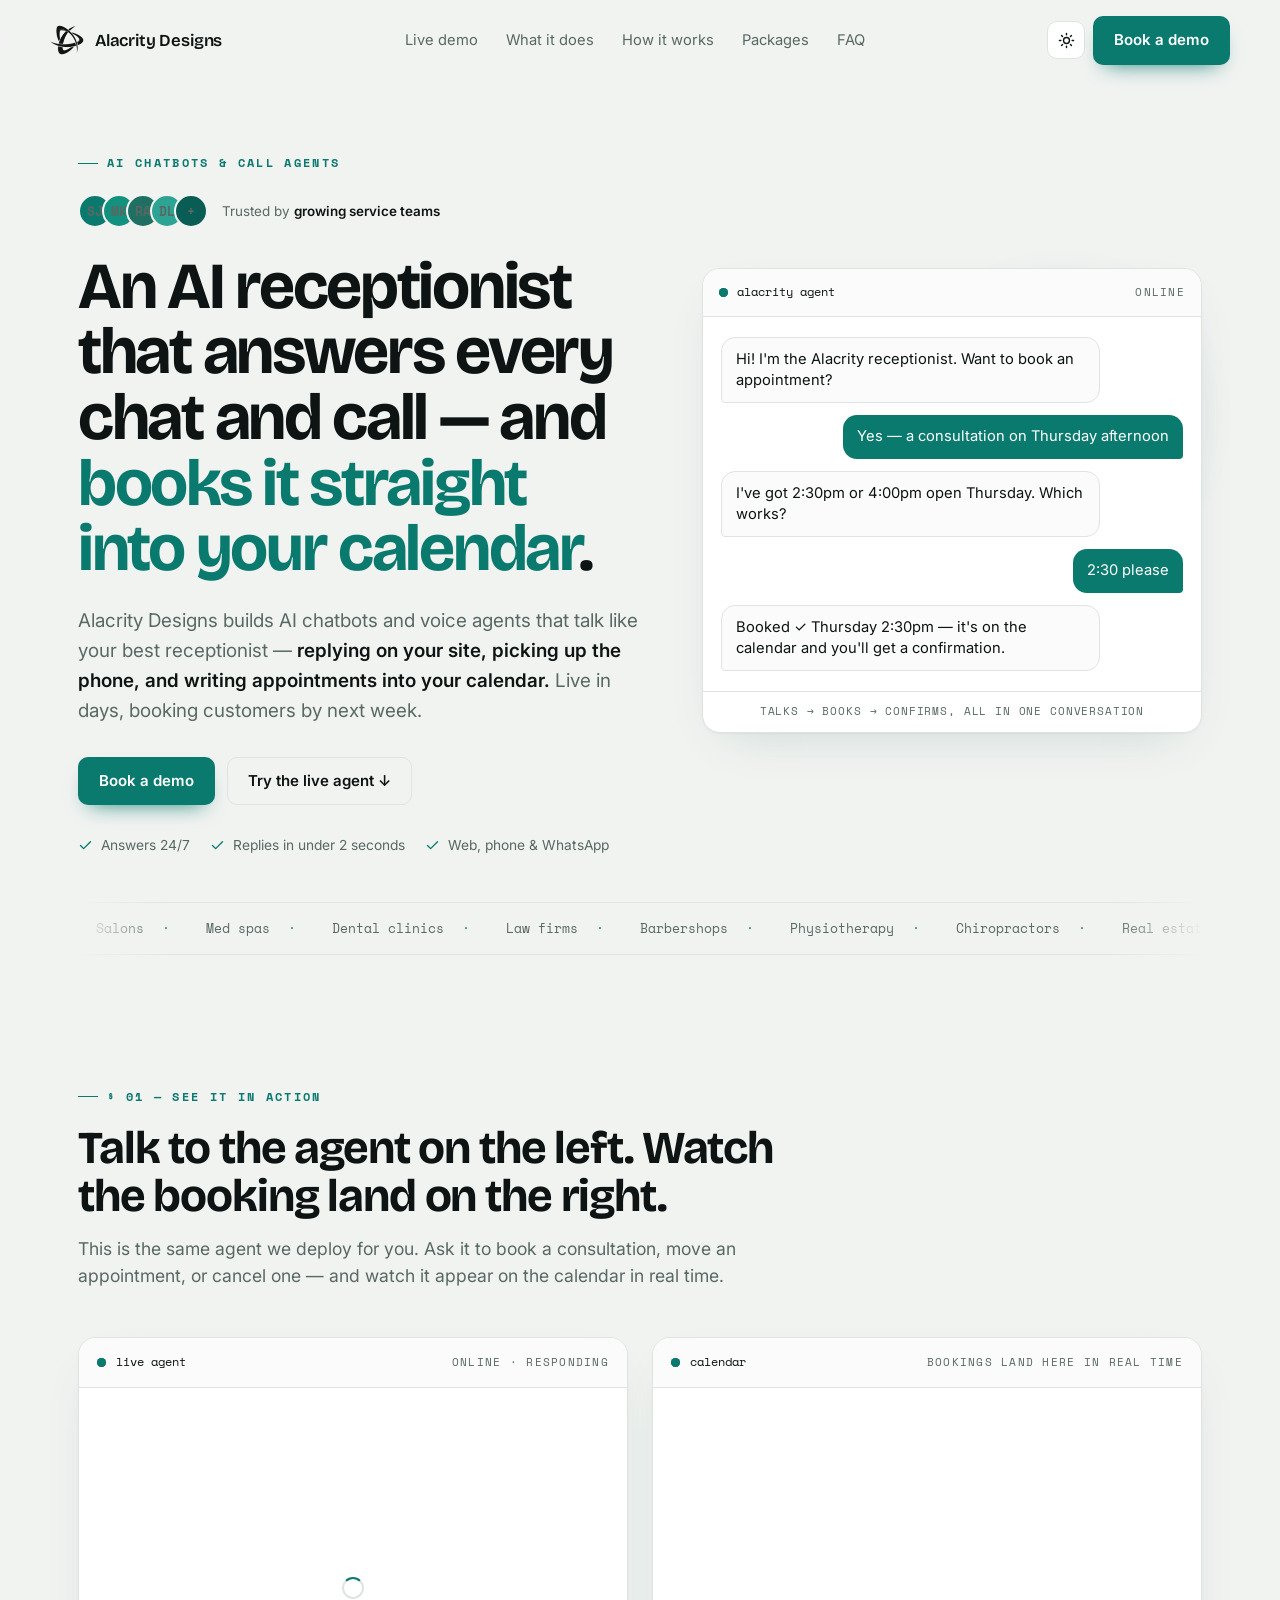
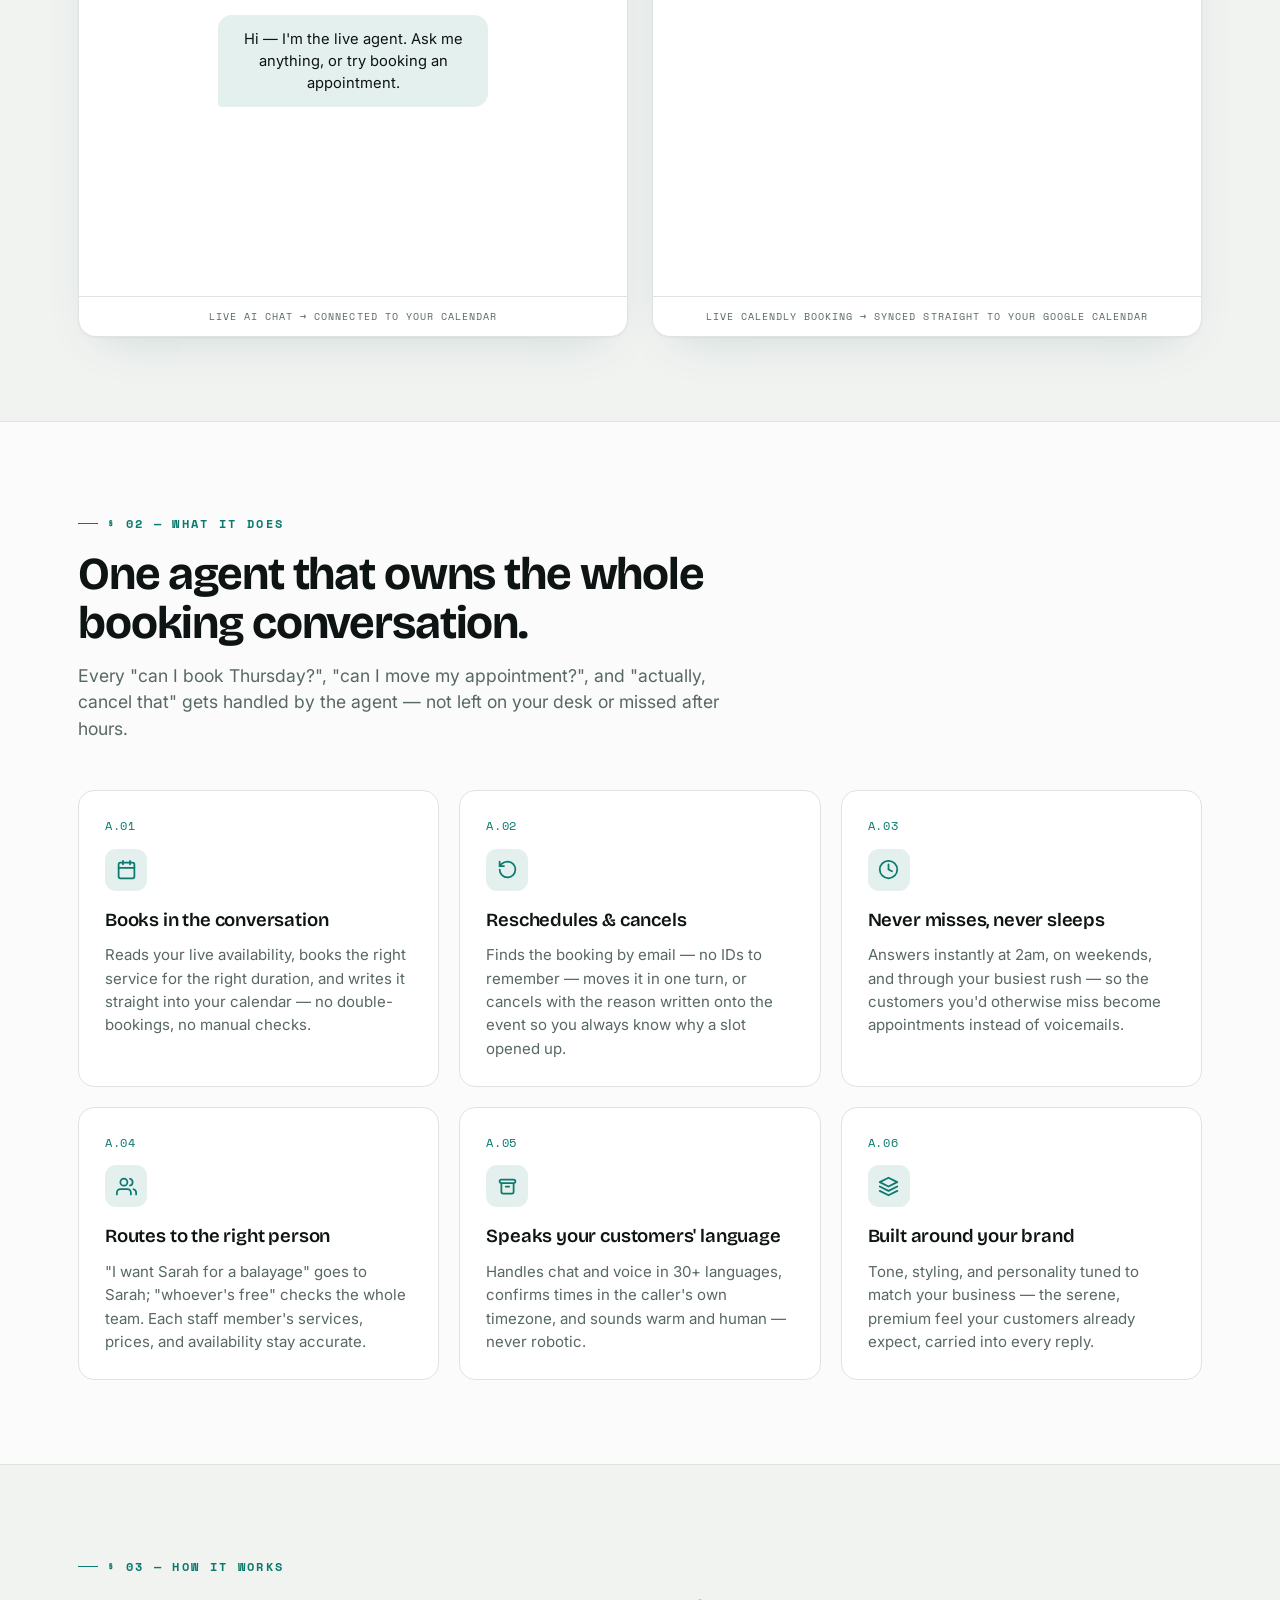
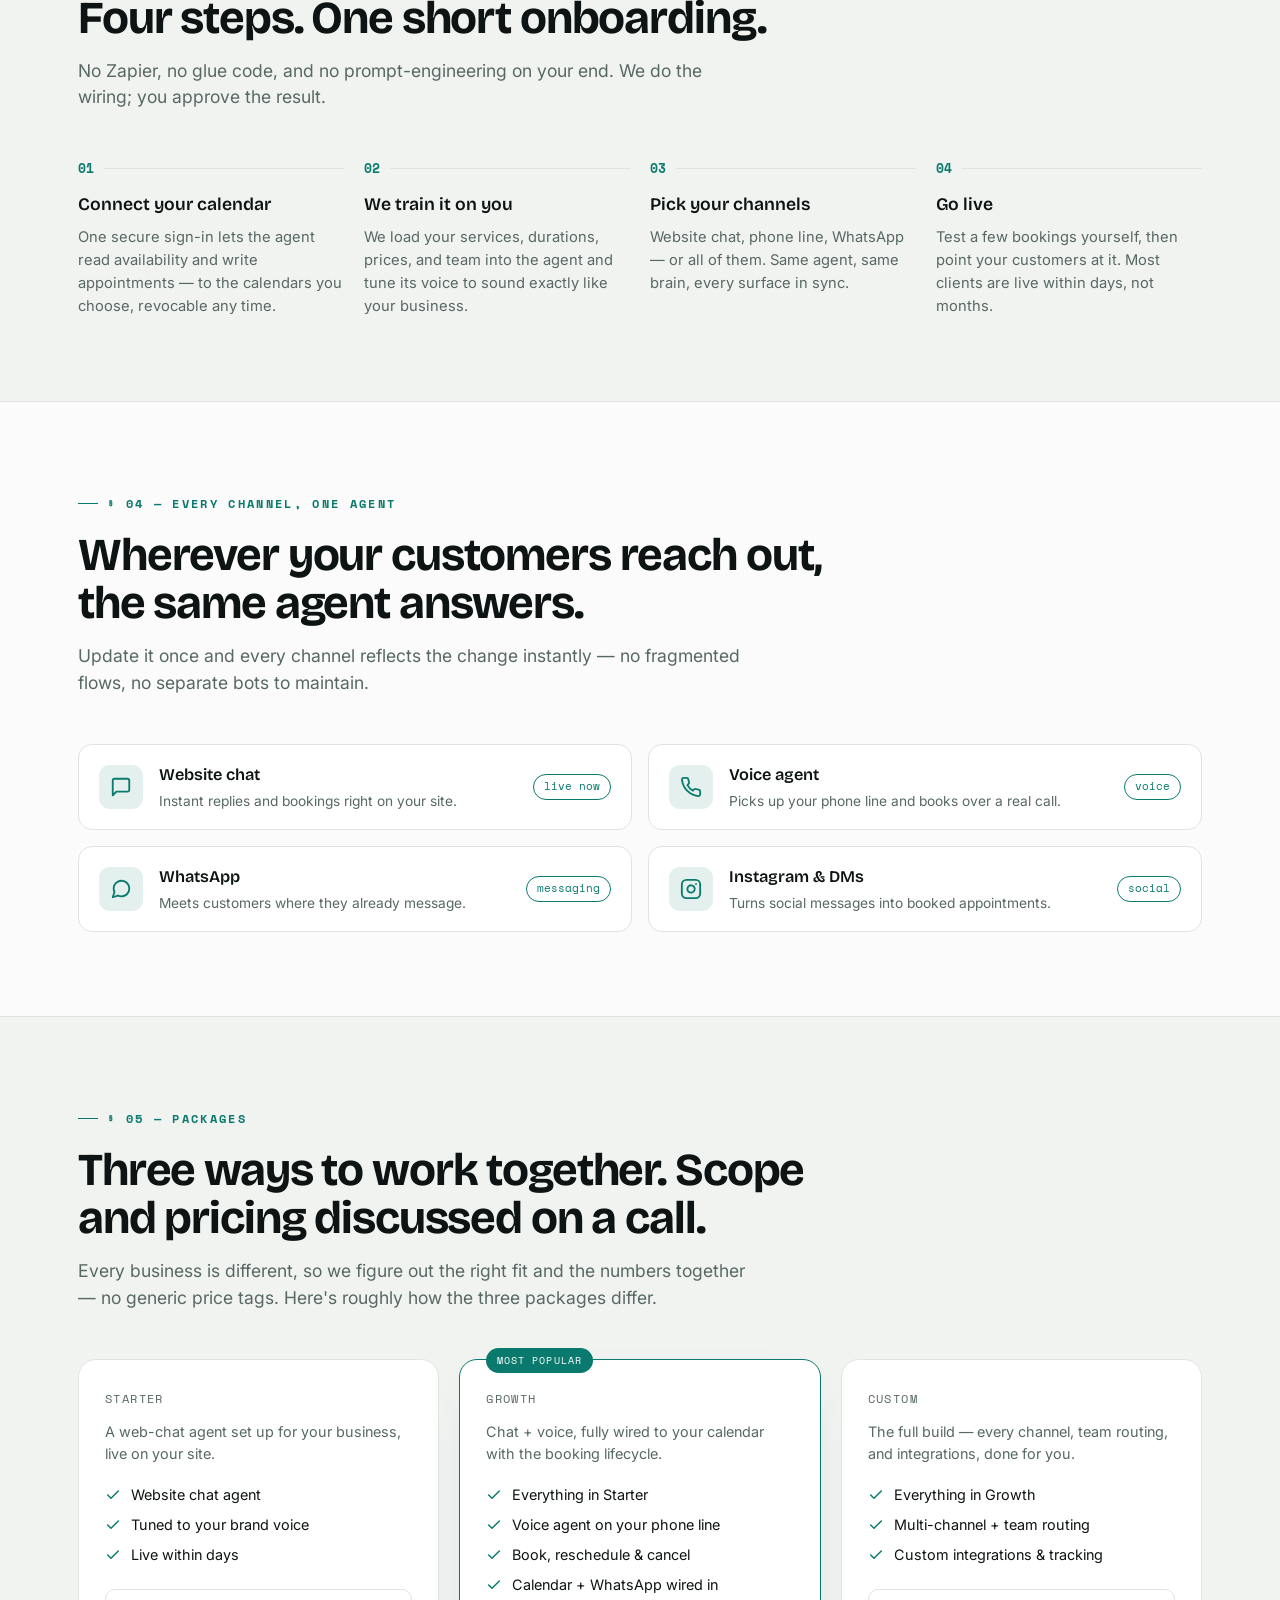
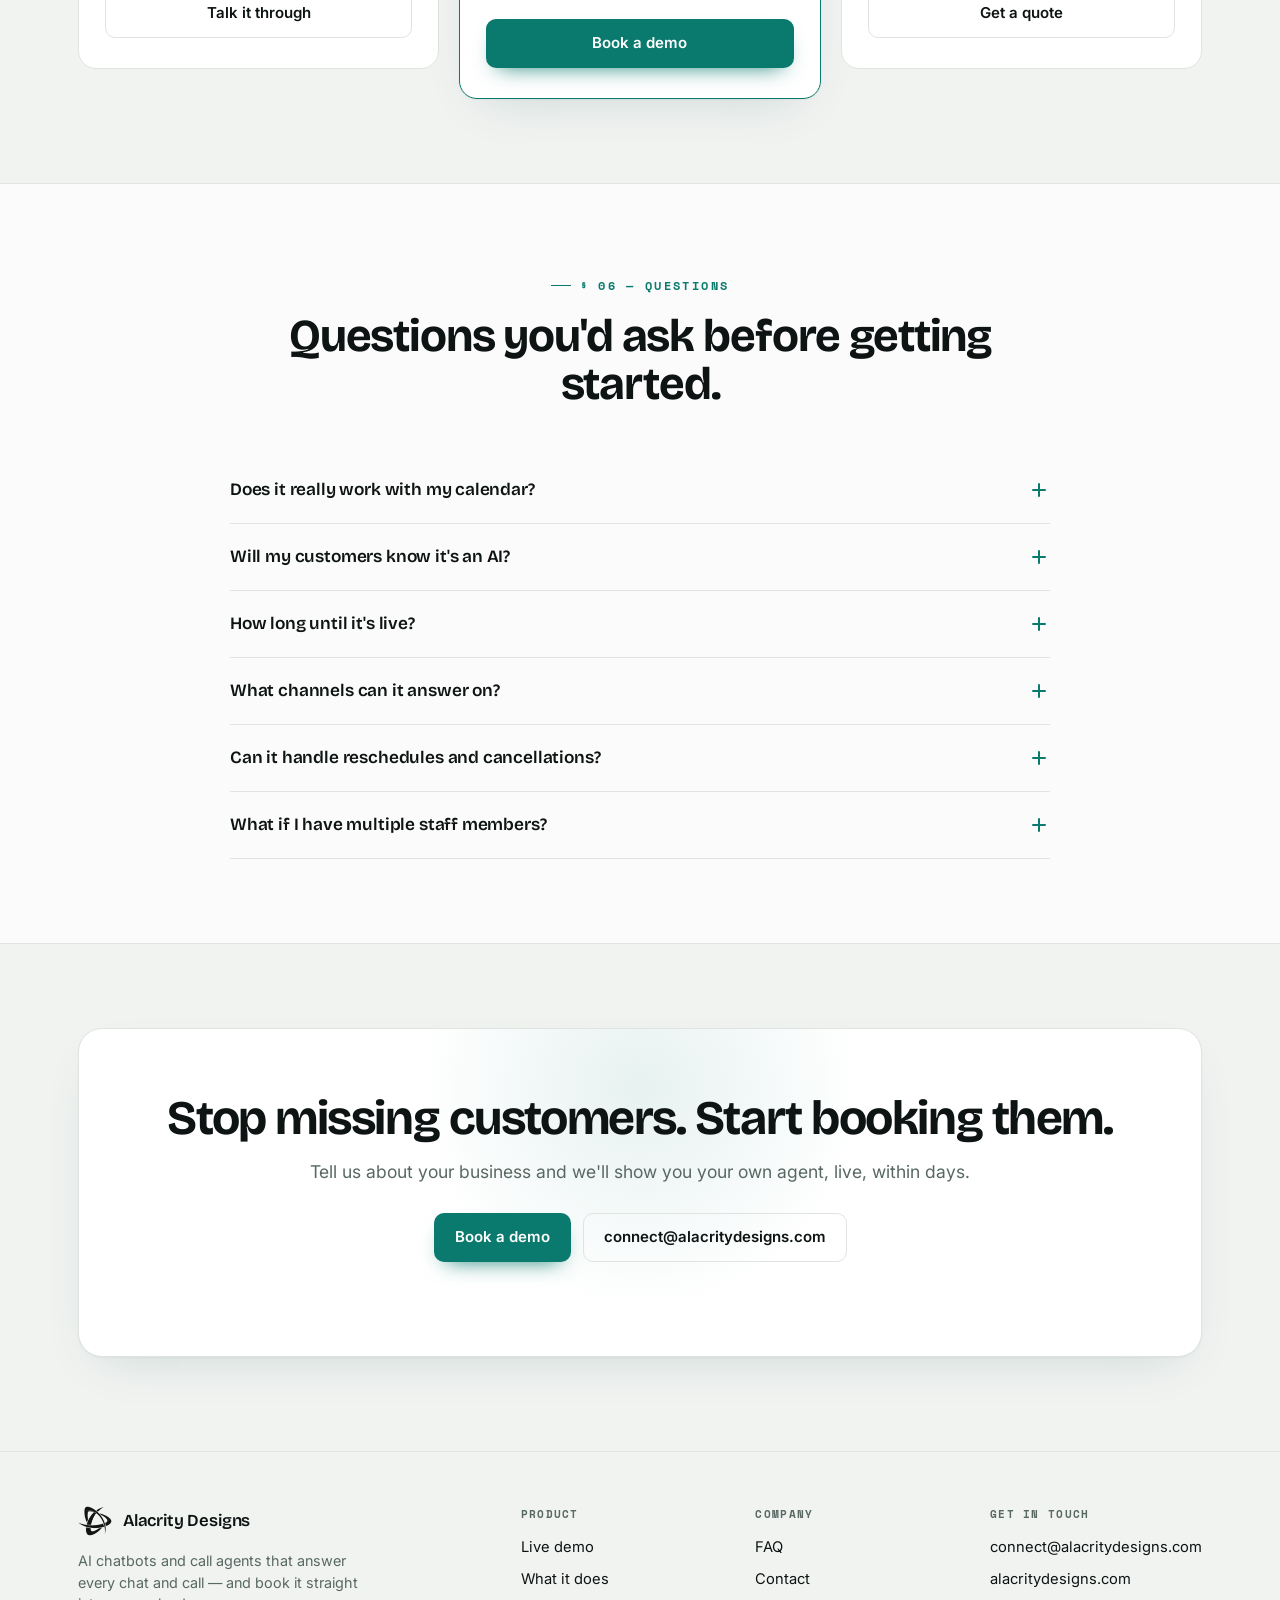
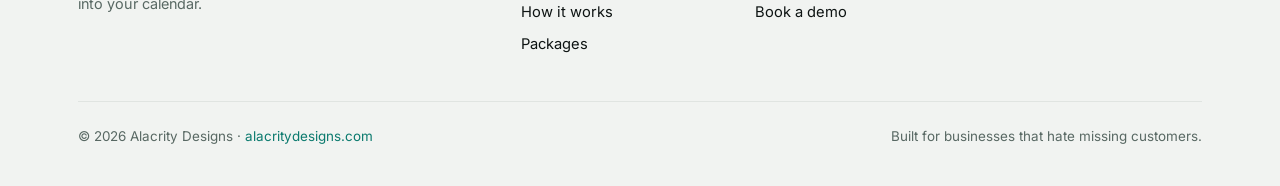
<file: index (3).html>
<!DOCTYPE html>
<html lang="en" data-theme="light">
<head>
<meta charset="UTF-8">
<meta name="viewport" content="width=device-width, initial-scale=1.0">
<title>Alacrity Designs — AI chatbots & call agents that book straight into your calendar</title>
<meta name="description" content="Alacrity Designs builds AI chatbots and voice agents that answer every chat and call 24/7 and write appointments straight into your calendar. Live in days.">
<script src="https://cdn.platform.openai.com/deployments/chatkit/chatkit.js" async></script>
<script src="https://assets.calendly.com/assets/external/widget.js"></script>
<script>document.documentElement.classList.add('js')</script>
<link rel="preconnect" href="https://fonts.googleapis.com">
<link rel="preconnect" href="https://fonts.gstatic.com" crossorigin>
<link href="https://fonts.googleapis.com/css2?family=Bricolage+Grotesque:opsz,wght@12..96,500;12..96,600;12..96,700;12..96,800&family=Inter:wght@400;500;600&family=Space+Mono:wght@400;700&display=swap" rel="stylesheet">
<style>
:root{
  --bg:#F1F3F1; --surface:#FFFFFF; --surface-2:#FAFBFA; --ink:#0E1413; --muted:#586863;
  --hairline:#E0E4E1; --teal:#0B7A6E; --teal-deep:#064E45; --teal-soft:#E4F0ED;
  --shadow:0 1px 2px rgba(14,20,19,.04),0 18px 50px -24px rgba(6,78,69,.20);
  --ring:#0B7A6E; --logo-dark:block; --logo-light:none;
}
html[data-theme="dark"]{
  --bg:#0B0F0E; --surface:#121817; --surface-2:#0F1413; --ink:#ECEFED; --muted:#8A9893;
  --hairline:#1F2826; --teal:#2DD4BF; --teal-deep:#5EEAD4; --teal-soft:#142220;
  --shadow:0 1px 2px rgba(0,0,0,.4),0 24px 60px -28px rgba(45,212,191,.22);
  --ring:#2DD4BF; --logo-dark:none; --logo-light:block;
}
*{margin:0;padding:0;box-sizing:border-box}
html{-webkit-text-size-adjust:100%;scroll-behavior:smooth}
body{font-family:'Inter',-apple-system,BlinkMacSystemFont,'Segoe UI',sans-serif;background:var(--bg);color:var(--ink);line-height:1.5;-webkit-font-smoothing:antialiased;text-rendering:optimizeLegibility;transition:background .45s ease,color .45s ease;overflow-x:hidden}
.wrap{width:100%;max-width:1180px;margin:0 auto;padding:0 28px}
section{position:relative}
a{color:inherit}

.eyebrow{font-family:'Space Mono',monospace;font-size:.73rem;font-weight:700;letter-spacing:.2em;text-transform:uppercase;color:var(--teal);display:inline-flex;align-items:center;gap:9px}
.eyebrow::before{content:"";width:20px;height:1px;background:var(--teal)}
.sec-head{max-width:760px;margin-bottom:48px}
.sec-head h2{font-family:'Bricolage Grotesque',sans-serif;font-weight:700;font-size:clamp(1.9rem,3.6vw,2.85rem);line-height:1.06;letter-spacing:-.025em;margin:18px 0 16px}
.sec-head p{color:var(--muted);font-size:clamp(1rem,1.4vw,1.1rem);max-width:62ch}

.btn{font-family:inherit;font-size:.94rem;font-weight:600;border-radius:10px;cursor:pointer;text-decoration:none;display:inline-flex;align-items:center;gap:8px;transition:transform .2s,background .2s,box-shadow .2s,border-color .2s,color .2s;border:1px solid transparent;white-space:nowrap}
.btn-primary{background:var(--teal);color:#fff;padding:12px 20px;box-shadow:0 10px 22px -12px var(--teal)}
html[data-theme="dark"] .btn-primary{color:#06201C}
.btn-primary:hover{transform:translateY(-2px);box-shadow:0 16px 30px -12px var(--teal)}
.btn-ghost{background:transparent;color:var(--ink);padding:12px 20px;border-color:var(--hairline)}
.btn-ghost:hover{border-color:var(--teal);color:var(--teal);transform:translateY(-2px)}

.nav{position:sticky;top:0;z-index:50;background:color-mix(in srgb,var(--bg) 86%,transparent);backdrop-filter:blur(12px);border-bottom:1px solid transparent;transition:border-color .3s}
.nav.scrolled{border-color:var(--hairline)}
.nav-in{display:flex;align-items:center;justify-content:space-between;padding:16px 0}
.brand{display:flex;align-items:center;gap:11px;font-weight:600;letter-spacing:-.01em;font-size:1.05rem;font-family:'Bricolage Grotesque',sans-serif;text-decoration:none}
.brand img{height:30px;width:auto;display:block}
.brand .ld{display:var(--logo-dark)}.brand .ll{display:var(--logo-light)}
.nav-links{display:flex;align-items:center;gap:4px}
.nav-links a{font-size:.92rem;color:var(--muted);text-decoration:none;padding:9px 12px;border-radius:8px;transition:color .2s}
.nav-links a:hover{color:var(--ink)}
.nav-right{display:flex;align-items:center;gap:8px}
.toggle{width:38px;height:38px;border-radius:10px;border:1px solid var(--hairline);background:var(--surface);color:var(--ink);cursor:pointer;display:grid;place-items:center;transition:border-color .2s,transform .2s}
.toggle:hover{border-color:var(--teal);transform:translateY(-1px)}
.toggle svg{width:17px;height:17px}.toggle .moon{display:none}
html[data-theme="dark"] .toggle .sun{display:none}html[data-theme="dark"] .toggle .moon{display:block}

.hero{padding:64px 0 40px}
.hero-grid{display:grid;grid-template-columns:1.06fr .94fr;gap:60px;align-items:center}
.avatars{display:flex;align-items:center;gap:14px;margin-bottom:26px}
.av-row{display:flex}
.av{width:34px;height:34px;border-radius:50%;border:2px solid var(--bg);margin-left:-10px;display:grid;place-items:center;font-size:.74rem;font-weight:600;color:#fff;font-family:'Space Mono',monospace}
.av:first-child{margin-left:0}
.av-row .a1{background:#0B7A6E}.av-row .a2{background:#13917f}.av-row .a3{background:#1f6f63}.av-row .a4{background:#2DA493}.av-row .a5{background:#0a5d54}
.avatars span{font-size:.84rem;color:var(--muted)}.avatars b{color:var(--ink);font-weight:600}
h1.headline{font-family:'Bricolage Grotesque',sans-serif;font-weight:700;font-size:clamp(2.5rem,5.4vw,4.1rem);line-height:1.0;letter-spacing:-.035em;margin-bottom:24px}
h1.headline .accent{color:var(--teal)}
.hero .sub{font-size:clamp(1.04rem,1.5vw,1.18rem);color:var(--muted);max-width:48ch;line-height:1.6;margin-bottom:30px}
.hero .sub strong{color:var(--ink);font-weight:600}
.cta-row{display:flex;flex-wrap:wrap;gap:12px;margin-bottom:30px}
.chips{display:flex;flex-wrap:wrap;gap:8px 20px}
.chip{font-size:.86rem;color:var(--muted);display:inline-flex;align-items:center;gap:8px}
.chip svg{width:15px;height:15px;color:var(--teal);flex:0 0 auto}

.hero-art{position:relative}
.hero-art .glow{position:absolute;z-index:0;width:360px;height:360px;border-radius:50%;background:radial-gradient(circle,var(--teal) 0%,transparent 68%);opacity:.13;right:-40px;top:-30px;filter:blur(6px)}
.mini-card{position:relative;z-index:1;background:var(--surface);border:1px solid var(--hairline);border-radius:18px;box-shadow:var(--shadow);overflow:hidden}
.mini-head{display:flex;align-items:center;justify-content:space-between;padding:14px 16px;border-bottom:1px solid var(--hairline);background:var(--surface-2)}
.mini-id{display:flex;align-items:center;gap:9px;font-family:'Space Mono',monospace;font-size:.78rem}
.live-dot{position:relative;width:9px;height:9px}.live-dot i{position:absolute;inset:0;border-radius:50%;background:var(--teal)}
.live-dot i.ping{animation:ping 2s cubic-bezier(0,0,.2,1) infinite}
@keyframes ping{0%{transform:scale(1);opacity:.55}80%,100%{transform:scale(2.6);opacity:0}}
.mini-status{font-family:'Space Mono',monospace;font-size:.66rem;letter-spacing:.12em;text-transform:uppercase;color:var(--muted)}
.mini-body{padding:20px 18px;display:flex;flex-direction:column;gap:12px}
.msg{max-width:82%;padding:11px 14px;border-radius:14px;font-size:.92rem;line-height:1.45}
.msg.them{align-self:flex-start;background:var(--surface-2);border:1px solid var(--hairline);border-bottom-left-radius:4px}
.msg.you{align-self:flex-end;background:var(--teal);color:#fff;border-bottom-right-radius:4px}
html[data-theme="dark"] .msg.you{color:#06201C}
.mini-foot{padding:12px 16px;border-top:1px solid var(--hairline);font-family:'Space Mono',monospace;font-size:.66rem;letter-spacing:.08em;text-transform:uppercase;color:var(--muted);text-align:center}

.marquee{margin-top:46px;border-top:1px solid var(--hairline);border-bottom:1px solid var(--hairline);padding:16px 0;overflow:hidden;-webkit-mask-image:linear-gradient(90deg,transparent,#000 8%,#000 92%,transparent);mask-image:linear-gradient(90deg,transparent,#000 8%,#000 92%,transparent)}
.marquee-track{display:flex;gap:0;width:max-content;animation:scroll 38s linear infinite}
.marquee:hover .marquee-track{animation-play-state:paused}
.marquee-track span{font-family:'Space Mono',monospace;font-size:.82rem;color:var(--muted);white-space:nowrap;display:inline-flex;align-items:center;padding:0 18px}
.marquee-track span::after{content:"·";color:var(--teal);margin-left:18px}
@keyframes scroll{to{transform:translateX(-50%)}}

.band{padding:84px 0}
.band-alt{background:var(--surface-2);border-top:1px solid var(--hairline);border-bottom:1px solid var(--hairline)}

.demo-grid{display:grid;grid-template-columns:1fr 1fr;gap:24px;align-items:stretch}
.panel{position:relative;background:var(--surface);border:1px solid var(--hairline);border-radius:18px;box-shadow:var(--shadow);overflow:hidden;display:flex;flex-direction:column;min-height:600px}
.panel-head{display:flex;align-items:center;justify-content:space-between;padding:15px 18px;border-bottom:1px solid var(--hairline);background:var(--surface-2);flex:0 0 auto}
.panel-id{display:flex;align-items:center;gap:10px;font-family:'Space Mono',monospace;font-size:.78rem}
.panel-status{font-family:'Space Mono',monospace;font-size:.66rem;letter-spacing:.12em;text-transform:uppercase;color:var(--muted)}
.panel-body{position:relative;flex:1 1 auto;min-height:0}
openai-chatkit{display:block;width:100%;height:100%}
.panel-ph{position:absolute;inset:0;display:flex;flex-direction:column;align-items:center;justify-content:center;gap:16px;text-align:center;padding:32px;color:var(--muted);pointer-events:none}
.panel-ph .bubble{font-size:.92rem;line-height:1.5;max-width:30ch;background:var(--teal-soft);color:var(--ink);padding:13px 16px;border-radius:14px 14px 14px 4px}
.spinner{width:22px;height:22px;border-radius:50%;border:2px solid var(--hairline);border-top-color:var(--teal);animation:spin 1s linear infinite}
@keyframes spin{to{transform:rotate(360deg)}}
.panel-foot{font-family:'Space Mono',monospace;font-size:.64rem;letter-spacing:.1em;text-transform:uppercase;color:var(--muted);text-align:center;padding:12px;border-top:1px solid var(--hairline)}

.cal-head{justify-content:space-between}
.cal-body{flex:1 1 auto;padding:18px;display:flex;flex-direction:column}
.cal-top{display:flex;align-items:center;justify-content:space-between;margin-bottom:14px}
.cal-month{font-family:'Bricolage Grotesque',sans-serif;font-weight:600;font-size:1.05rem}
.cal-nav{display:flex;gap:6px}
.cal-nav button{width:30px;height:30px;border-radius:8px;border:1px solid var(--hairline);background:var(--surface);color:var(--ink);cursor:pointer;display:grid;place-items:center;transition:border-color .2s}
.cal-nav button:hover{border-color:var(--teal)}
.cal-grid{display:grid;grid-template-columns:repeat(7,1fr);gap:4px}
.cal-dow{text-align:center;font-family:'Space Mono',monospace;font-size:.64rem;letter-spacing:.08em;text-transform:uppercase;color:var(--muted);padding:6px 0}
.cal-day{aspect-ratio:1;border-radius:9px;border:1px solid transparent;background:transparent;color:var(--ink);font-size:.86rem;cursor:pointer;display:grid;place-items:center;position:relative;transition:background .15s,border-color .15s,color .15s}
.cal-day:hover{border-color:var(--teal)}
.cal-day.muted{color:var(--muted);opacity:.4;cursor:default}
.cal-day.muted:hover{border-color:transparent}
.cal-day.has::after{content:"";position:absolute;bottom:6px;width:4px;height:4px;border-radius:50%;background:var(--teal)}
.cal-day.sel{background:var(--teal);color:#fff;border-color:var(--teal)}
html[data-theme="dark"] .cal-day.sel{color:#06201C}
.cal-day.sel.has::after{background:#fff}
.slots{margin-top:16px;border-top:1px solid var(--hairline);padding-top:14px;flex:1 1 auto;min-height:0;overflow:auto}
.slots-label{font-family:'Space Mono',monospace;font-size:.66rem;letter-spacing:.1em;text-transform:uppercase;color:var(--muted);margin-bottom:10px}
.slot-row{display:flex;flex-wrap:wrap;gap:8px}
.slot{font-size:.84rem;padding:8px 12px;border-radius:8px;border:1px solid var(--hairline);background:var(--surface);cursor:pointer;transition:all .15s;font-family:'Space Mono',monospace}
.slot:hover{border-color:var(--teal);color:var(--teal)}
.slot.booked{background:var(--teal-soft);border-color:var(--teal);color:var(--teal);cursor:default;text-decoration:line-through;opacity:.7}
.booked-list{margin-top:14px}
.booked-item{display:flex;align-items:center;gap:10px;padding:10px 12px;border-radius:10px;background:var(--surface-2);border:1px solid var(--hairline);margin-bottom:8px;font-size:.85rem;animation:slidein .4s ease}
@keyframes slidein{from{opacity:0;transform:translateY(8px)}to{opacity:1;transform:none}}
.booked-item .tick{width:18px;height:18px;border-radius:50%;background:var(--teal);display:grid;place-items:center;flex:0 0 auto}
.booked-item .tick svg{width:11px;height:11px;color:#fff}
html[data-theme="dark"] .booked-item .tick svg{color:#06201C}
.booked-item b{font-weight:600}.booked-item small{color:var(--muted);margin-left:auto;font-family:'Space Mono',monospace;font-size:.72rem}

.feat-grid{display:grid;grid-template-columns:repeat(3,1fr);gap:20px}
.feat{background:var(--surface);border:1px solid var(--hairline);border-radius:16px;padding:26px;transition:transform .25s,border-color .25s,box-shadow .25s}
.feat:hover{transform:translateY(-3px);border-color:var(--teal);box-shadow:var(--shadow)}
.feat .ix{font-family:'Space Mono',monospace;font-size:.72rem;color:var(--teal);letter-spacing:.06em;margin-bottom:14px}
.feat .ic{width:42px;height:42px;border-radius:11px;background:var(--teal-soft);display:grid;place-items:center;margin-bottom:16px}
.feat .ic svg{width:21px;height:21px;color:var(--teal)}
.feat h3{font-family:'Bricolage Grotesque',sans-serif;font-weight:600;font-size:1.16rem;margin-bottom:9px;letter-spacing:-.01em}
.feat p{color:var(--muted);font-size:.94rem;line-height:1.55}

.steps{display:grid;grid-template-columns:repeat(4,1fr);gap:20px}
.step .n{font-family:'Space Mono',monospace;font-size:.8rem;color:var(--teal);font-weight:700;margin-bottom:14px;display:flex;align-items:center;gap:10px}
.step .n::after{content:"";flex:1;height:1px;background:var(--hairline)}
.step h3{font-family:'Bricolage Grotesque',sans-serif;font-weight:600;font-size:1.1rem;margin-bottom:8px}
.step p{color:var(--muted);font-size:.92rem;line-height:1.55}

.chan-grid{display:grid;grid-template-columns:repeat(2,1fr);gap:16px}
.chan{display:flex;align-items:center;gap:16px;background:var(--surface);border:1px solid var(--hairline);border-radius:14px;padding:18px 20px}
.chan .ic{width:44px;height:44px;border-radius:11px;background:var(--teal-soft);display:grid;place-items:center;flex:0 0 auto}
.chan .ic svg{width:22px;height:22px;color:var(--teal)}
.chan h4{font-family:'Bricolage Grotesque',sans-serif;font-weight:600;font-size:1.02rem;margin-bottom:3px}
.chan p{color:var(--muted);font-size:.86rem}
.chan .badge{margin-left:auto;font-family:'Space Mono',monospace;font-size:.66rem;color:var(--teal);border:1px solid var(--teal);border-radius:20px;padding:4px 10px;white-space:nowrap}

.price-grid{display:grid;grid-template-columns:repeat(3,1fr);gap:20px;align-items:start}
.price{background:var(--surface);border:1px solid var(--hairline);border-radius:18px;padding:30px 26px;position:relative;transition:transform .25s}
.price:hover{transform:translateY(-3px)}
.price.feat-card{border-color:var(--teal);box-shadow:var(--shadow)}
.price .pop{position:absolute;top:-12px;left:26px;background:var(--teal);color:#fff;font-family:'Space Mono',monospace;font-size:.64rem;letter-spacing:.1em;text-transform:uppercase;padding:5px 11px;border-radius:20px}
html[data-theme="dark"] .price .pop{color:#06201C}
.price .tier{font-family:'Space Mono',monospace;font-size:.72rem;letter-spacing:.12em;text-transform:uppercase;color:var(--muted);margin-bottom:14px}
.price .amt{font-family:'Bricolage Grotesque',sans-serif;font-weight:700;font-size:2.4rem;letter-spacing:-.02em;line-height:1}
.price .amt small{font-size:.9rem;font-weight:500;color:var(--muted);letter-spacing:0}
.price .desc{color:var(--muted);font-size:.9rem;margin:12px 0 20px;line-height:1.5;min-height:40px}
.price ul{list-style:none;margin-bottom:24px;display:flex;flex-direction:column;gap:10px}
.price li{display:flex;gap:10px;font-size:.9rem;line-height:1.4}
.price li svg{width:16px;height:16px;color:var(--teal);flex:0 0 auto;margin-top:2px}
.price .btn{width:100%;justify-content:center}

.faq{max-width:820px;margin:0 auto}
.qa{border-bottom:1px solid var(--hairline)}
.qa button{width:100%;background:none;border:none;text-align:left;padding:22px 0;display:flex;align-items:center;justify-content:space-between;gap:20px;cursor:pointer;color:var(--ink);font-family:'Bricolage Grotesque',sans-serif;font-weight:600;font-size:1.08rem;letter-spacing:-.01em}
.qa .plus{flex:0 0 auto;width:22px;height:22px;position:relative;transition:transform .3s}
.qa .plus::before,.qa .plus::after{content:"";position:absolute;background:var(--teal);border-radius:2px}
.qa .plus::before{width:14px;height:2px;top:10px;left:4px}
.qa .plus::after{width:2px;height:14px;top:4px;left:10px;transition:transform .3s}
.qa.open .plus{transform:rotate(180deg)}
.qa.open .plus::after{transform:scaleY(0)}
.qa .ans{max-height:0;overflow:hidden;transition:max-height .35s ease;color:var(--muted);font-size:.96rem;line-height:1.6}
.qa .ans p{padding-bottom:22px}

.cta-band{text-align:center;background:var(--surface);border:1px solid var(--hairline);border-radius:24px;padding:64px 40px;box-shadow:var(--shadow);position:relative;overflow:hidden}
.cta-band .glow{position:absolute;width:480px;height:480px;border-radius:50%;background:radial-gradient(circle,var(--teal),transparent 65%);opacity:.1;top:-180px;left:50%;transform:translateX(-50%)}
.cta-band h2{font-family:'Bricolage Grotesque',sans-serif;font-weight:700;font-size:clamp(2rem,4vw,3rem);letter-spacing:-.03em;line-height:1.05;margin-bottom:16px;position:relative}
.cta-band p{color:var(--muted);font-size:1.1rem;margin-bottom:28px;position:relative}
.cta-band .cta-row{justify-content:center;position:relative}

.footer{border-top:1px solid var(--hairline);padding:54px 0 40px;margin-top:10px}
.foot-grid{display:flex;flex-wrap:wrap;justify-content:space-between;gap:30px;margin-bottom:36px}
.foot-brand{max-width:300px}
.foot-brand .brand{margin-bottom:14px}
.foot-brand p{color:var(--muted);font-size:.9rem;line-height:1.5}
.foot-col h5{font-family:'Space Mono',monospace;font-size:.68rem;letter-spacing:.12em;text-transform:uppercase;color:var(--muted);margin-bottom:14px}
.foot-col a{display:block;color:var(--ink);text-decoration:none;font-size:.92rem;margin-bottom:10px;transition:color .2s}
.foot-col a:hover{color:var(--teal)}
.foot-bottom{border-top:1px solid var(--hairline);padding-top:24px;display:flex;flex-wrap:wrap;gap:12px;justify-content:space-between;align-items:center}
.foot-bottom p{color:var(--muted);font-size:.84rem}
.foot-bottom a{color:var(--teal);text-decoration:none}

.js .fade{opacity:0;transform:translateY(18px);transition:opacity .7s cubic-bezier(.2,.7,.2,1),transform .7s cubic-bezier(.2,.7,.2,1)}
.fade.in{opacity:1;transform:none}

.toast{position:fixed;bottom:28px;left:50%;transform:translateX(-50%) translateY(20px);background:var(--ink);color:var(--bg);font-size:.88rem;font-weight:500;padding:12px 20px;border-radius:10px;box-shadow:0 12px 30px -10px rgba(0,0,0,.35);z-index:999;opacity:0;pointer-events:none;transition:opacity .25s,transform .25s;display:flex;align-items:center;gap:8px}
.toast.show{opacity:1;transform:translateX(-50%) translateY(0)}
.toast svg{width:16px;height:16px;color:var(--teal);flex:0 0 auto}

@media (max-width:980px){
  .hero-grid,.demo-grid{grid-template-columns:1fr;gap:36px}
  .feat-grid,.steps,.price-grid{grid-template-columns:1fr 1fr}
  .panel{min-height:540px}
  .nav-links{display:none}
}
@media (max-width:620px){
  .wrap{padding:0 20px}
  .feat-grid,.steps,.price-grid,.chan-grid{grid-template-columns:1fr}
  .cta-row .btn{flex:1 1 auto;justify-content:center}
  .band{padding:60px 0}
  .foot-grid{flex-direction:column;gap:24px}
}
@media (prefers-reduced-motion:reduce){*{animation:none!important;transition:none!important}.fade{opacity:1;transform:none}}
:focus-visible{outline:2px solid var(--ring);outline-offset:2px;border-radius:6px}
</style>
</head>
<body>

<header class="nav" id="nav">
  <div class="wrap nav-in">
    <a class="brand" href="#top">
      <img class="ld" src="[data-uri]" alt="Alacrity Designs">
      <img class="ll" src="[data-uri]" alt="Alacrity Designs">
      Alacrity Designs
    </a>
    <nav class="nav-links">
      <a href="#demo">Live demo</a>
      <a href="#features">What it does</a>
      <a href="#how">How it works</a>
      <a href="#pricing">Packages</a>
      <a href="#faq">FAQ</a>
    </nav>
    <div class="nav-right">
      <button class="toggle" id="themeToggle" aria-label="Toggle dark mode">
        <svg class="sun" viewBox="0 0 24 24" fill="none" stroke="currentColor" stroke-width="2" stroke-linecap="round"><circle cx="12" cy="12" r="4.2"/><path d="M12 2v2M12 20v2M4 12H2M22 12h-2M5 5l1.4 1.4M17.6 17.6L19 19M19 5l-1.4 1.4M6.4 17.6L5 19"/></svg>
        <svg class="moon" viewBox="0 0 24 24" fill="currentColor"><path d="M21 12.8A9 9 0 1 1 11.2 3a7 7 0 0 0 9.8 9.8z"/></svg>
      </button>
      <a class="btn btn-primary" href="#demo">Book a demo</a>
    </div>
  </div>
</header>

<span id="top"></span>

<section class="hero">
  <div class="wrap">
    <div class="hero-grid">
      <div>
        <span class="eyebrow fade">AI chatbots &amp; call agents</span>
        <div class="avatars fade" style="margin-top:22px">
          <div class="av-row">
            <span class="av a1">SJ</span><span class="av a2">MK</span><span class="av a3">RA</span><span class="av a4">DL</span><span class="av a5">+</span>
          </div>
          <span>Trusted by <b>growing service teams</b></span>
        </div>
        <h1 class="headline fade">An AI receptionist that answers every chat and call — and <span class="accent">books it straight into your calendar</span>.</h1>
        <p class="sub fade">Alacrity Designs builds AI chatbots and voice agents that talk like your best receptionist — <strong>replying on your site, picking up the phone, and writing appointments into your calendar.</strong> Live in days, booking customers by next week.</p>
        <div class="cta-row fade">
          <a class="btn btn-primary" href="#demo">Book a demo</a>
          <a class="btn btn-ghost" href="#demo">Try the live agent ↓</a>
        </div>
        <div class="chips fade">
          <span class="chip"><svg viewBox="0 0 24 24" fill="none" stroke="currentColor" stroke-width="2.2" stroke-linecap="round" stroke-linejoin="round"><path d="M20 6 9 17l-5-5"/></svg>Answers 24/7</span>
          <span class="chip"><svg viewBox="0 0 24 24" fill="none" stroke="currentColor" stroke-width="2.2" stroke-linecap="round" stroke-linejoin="round"><path d="M20 6 9 17l-5-5"/></svg>Replies in under 2 seconds</span>
          <span class="chip"><svg viewBox="0 0 24 24" fill="none" stroke="currentColor" stroke-width="2.2" stroke-linecap="round" stroke-linejoin="round"><path d="M20 6 9 17l-5-5"/></svg>Web, phone &amp; WhatsApp</span>
        </div>
      </div>

      <div class="hero-art fade">
        <div class="glow"></div>
        <div class="mini-card">
          <div class="mini-head">
            <div class="mini-id"><span class="live-dot"><i class="ping"></i><i></i></span> alacrity agent</div>
            <span class="mini-status">online</span>
          </div>
          <div class="mini-body">
            <div class="msg them">Hi! I'm the Alacrity receptionist. Want to book an appointment?</div>
            <div class="msg you">Yes — a consultation on Thursday afternoon</div>
            <div class="msg them">I've got 2:30pm or 4:00pm open Thursday. Which works?</div>
            <div class="msg you">2:30 please</div>
            <div class="msg them">Booked ✓ Thursday 2:30pm — it's on the calendar and you'll get a confirmation.</div>
          </div>
          <div class="mini-foot">talks → books → confirms, all in one conversation</div>
        </div>
      </div>
    </div>

    <div class="marquee fade">
      <div class="marquee-track" id="mq"></div>
    </div>
  </div>
</section>

<section class="band" id="demo">
  <div class="wrap">
    <div class="sec-head fade">
      <span class="eyebrow">§ 01 — See it in action</span>
      <h2>Talk to the agent on the left. Watch the booking land on the right.</h2>
      <p>This is the same agent we deploy for you. Ask it to book a consultation, move an appointment, or cancel one — and watch it appear on the calendar in real time.</p>
    </div>
    <div class="demo-grid">
      <div class="panel fade" id="agent">
        <div class="panel-head">
          <div class="panel-id"><span class="live-dot"><i class="ping"></i><i></i></span> live agent</div>
          <span class="panel-status">online · responding</span>
        </div>
        <div class="panel-body">
          <div class="panel-ph" id="placeholder">
            <div class="spinner"></div>
            <div class="bubble">Hi — I'm the live agent. Ask me anything, or try booking an appointment.</div>
          </div>
          <openai-chatkit id="chat-large"></openai-chatkit>
        </div>
        <div class="panel-foot">live AI chat → connected to your calendar</div>
      </div>

      <div class="panel fade">
        <div class="panel-head cal-head">
          <div class="panel-id"><span class="live-dot"><i class="ping"></i><i></i></span> calendar</div>
          <span class="panel-status">bookings land here in real time</span>
        </div>
        <div class="panel-body" style="padding:0">
          <div id="calendly-mount" style="min-width:320px;height:100%;"></div>
        </div>
        <div class="panel-foot">live Calendly booking → synced straight to your Google Calendar</div>
      </div>
    </div>
  </div>
</section>

<section class="band band-alt" id="features">
  <div class="wrap">
    <div class="sec-head fade">
      <span class="eyebrow">§ 02 — What it does</span>
      <h2>One agent that owns the whole booking conversation.</h2>
      <p>Every "can I book Thursday?", "can I move my appointment?", and "actually, cancel that" gets handled by the agent — not left on your desk or missed after hours.</p>
    </div>
    <div class="feat-grid">
      <div class="feat fade"><div class="ix">A.01</div><div class="ic"><svg viewBox="0 0 24 24" fill="none" stroke="currentColor" stroke-width="2" stroke-linecap="round" stroke-linejoin="round"><rect x="3" y="4" width="18" height="18" rx="2"/><path d="M16 2v4M8 2v4M3 10h18"/></svg></div><h3>Books in the conversation</h3><p>Reads your live availability, books the right service for the right duration, and writes it straight into your calendar — no double-bookings, no manual checks.</p></div>
      <div class="feat fade"><div class="ix">A.02</div><div class="ic"><svg viewBox="0 0 24 24" fill="none" stroke="currentColor" stroke-width="2" stroke-linecap="round" stroke-linejoin="round"><path d="M3 12a9 9 0 1 0 9-9 9.7 9.7 0 0 0-6.7 2.7L3 8"/><path d="M3 3v5h5"/></svg></div><h3>Reschedules &amp; cancels</h3><p>Finds the booking by email — no IDs to remember — moves it in one turn, or cancels with the reason written onto the event so you always know why a slot opened up.</p></div>
      <div class="feat fade"><div class="ix">A.03</div><div class="ic"><svg viewBox="0 0 24 24" fill="none" stroke="currentColor" stroke-width="2" stroke-linecap="round" stroke-linejoin="round"><path d="M12 22a10 10 0 1 0 0-20 10 10 0 0 0 0 20z"/><path d="M12 6v6l4 2"/></svg></div><h3>Never misses, never sleeps</h3><p>Answers instantly at 2am, on weekends, and through your busiest rush — so the customers you'd otherwise miss become appointments instead of voicemails.</p></div>
      <div class="feat fade"><div class="ix">A.04</div><div class="ic"><svg viewBox="0 0 24 24" fill="none" stroke="currentColor" stroke-width="2" stroke-linecap="round" stroke-linejoin="round"><path d="M17 21v-2a4 4 0 0 0-4-4H5a4 4 0 0 0-4 4v2"/><circle cx="9" cy="7" r="4"/><path d="M23 21v-2a4 4 0 0 0-3-3.87M16 3.13a4 4 0 0 1 0 7.75"/></svg></div><h3>Routes to the right person</h3><p>"I want Sarah for a balayage" goes to Sarah; "whoever's free" checks the whole team. Each staff member's services, prices, and availability stay accurate.</p></div>
      <div class="feat fade"><div class="ix">A.05</div><div class="ic"><svg viewBox="0 0 24 24" fill="none" stroke="currentColor" stroke-width="2" stroke-linecap="round" stroke-linejoin="round"><path d="M5 8h14M5 8a2 2 0 1 1 0-4h14a2 2 0 1 1 0 4M5 8v10a2 2 0 0 0 2 2h10a2 2 0 0 0 2-2V8M10 12h4"/></svg></div><h3>Speaks your customers' language</h3><p>Handles chat and voice in 30+ languages, confirms times in the caller's own timezone, and sounds warm and human — never robotic.</p></div>
      <div class="feat fade"><div class="ix">A.06</div><div class="ic"><svg viewBox="0 0 24 24" fill="none" stroke="currentColor" stroke-width="2" stroke-linecap="round" stroke-linejoin="round"><path d="M12 2 2 7l10 5 10-5-10-5zM2 17l10 5 10-5M2 12l10 5 10-5"/></svg></div><h3>Built around your brand</h3><p>Tone, styling, and personality tuned to match your business — the serene, premium feel your customers already expect, carried into every reply.</p></div>
    </div>
  </div>
</section>

<section class="band" id="how">
  <div class="wrap">
    <div class="sec-head fade">
      <span class="eyebrow">§ 03 — How it works</span>
      <h2>Four steps. One short onboarding.</h2>
      <p>No Zapier, no glue code, and no prompt-engineering on your end. We do the wiring; you approve the result.</p>
    </div>
    <div class="steps">
      <div class="step fade"><div class="n">01</div><h3>Connect your calendar</h3><p>One secure sign-in lets the agent read availability and write appointments — to the calendars you choose, revocable any time.</p></div>
      <div class="step fade"><div class="n">02</div><h3>We train it on you</h3><p>We load your services, durations, prices, and team into the agent and tune its voice to sound exactly like your business.</p></div>
      <div class="step fade"><div class="n">03</div><h3>Pick your channels</h3><p>Website chat, phone line, WhatsApp — or all of them. Same agent, same brain, every surface in sync.</p></div>
      <div class="step fade"><div class="n">04</div><h3>Go live</h3><p>Test a few bookings yourself, then point your customers at it. Most clients are live within days, not months.</p></div>
    </div>
  </div>
</section>

<section class="band band-alt">
  <div class="wrap">
    <div class="sec-head fade">
      <span class="eyebrow">§ 04 — Every channel, one agent</span>
      <h2>Wherever your customers reach out, the same agent answers.</h2>
      <p>Update it once and every channel reflects the change instantly — no fragmented flows, no separate bots to maintain.</p>
    </div>
    <div class="chan-grid">
      <div class="chan fade"><div class="ic"><svg viewBox="0 0 24 24" fill="none" stroke="currentColor" stroke-width="2" stroke-linecap="round" stroke-linejoin="round"><path d="M21 15a2 2 0 0 1-2 2H7l-4 4V5a2 2 0 0 1 2-2h14a2 2 0 0 1 2 2z"/></svg></div><div><h4>Website chat</h4><p>Instant replies and bookings right on your site.</p></div><span class="badge">live now</span></div>
      <div class="chan fade"><div class="ic"><svg viewBox="0 0 24 24" fill="none" stroke="currentColor" stroke-width="2" stroke-linecap="round" stroke-linejoin="round"><path d="M22 16.92v3a2 2 0 0 1-2.18 2 19.8 19.8 0 0 1-8.63-3.07 19.5 19.5 0 0 1-6-6 19.8 19.8 0 0 1-3.07-8.67A2 2 0 0 1 4.11 2h3a2 2 0 0 1 2 1.72c.13.96.36 1.9.7 2.81a2 2 0 0 1-.45 2.11L8.09 9.91a16 16 0 0 0 6 6l1.27-1.27a2 2 0 0 1 2.11-.45c.9.34 1.85.57 2.81.7A2 2 0 0 1 22 16.92z"/></svg></div><div><h4>Voice agent</h4><p>Picks up your phone line and books over a real call.</p></div><span class="badge">voice</span></div>
      <div class="chan fade"><div class="ic"><svg viewBox="0 0 24 24" fill="none" stroke="currentColor" stroke-width="2" stroke-linecap="round" stroke-linejoin="round"><path d="M21 11.5a8.38 8.38 0 0 1-.9 3.8 8.5 8.5 0 0 1-7.6 4.7 8.38 8.38 0 0 1-3.8-.9L3 21l1.9-5.7a8.38 8.38 0 0 1-.9-3.8 8.5 8.5 0 0 1 4.7-7.6 8.38 8.38 0 0 1 3.8-.9h.5a8.48 8.48 0 0 1 8 8v.5z"/></svg></div><div><h4>WhatsApp</h4><p>Meets customers where they already message.</p></div><span class="badge">messaging</span></div>
      <div class="chan fade"><div class="ic"><svg viewBox="0 0 24 24" fill="none" stroke="currentColor" stroke-width="2" stroke-linecap="round" stroke-linejoin="round"><rect x="2" y="2" width="20" height="20" rx="5"/><path d="M16 11.37A4 4 0 1 1 12.63 8 4 4 0 0 1 16 11.37z"/><path d="M17.5 6.5h.01"/></svg></div><div><h4>Instagram &amp; DMs</h4><p>Turns social messages into booked appointments.</p></div><span class="badge">social</span></div>
    </div>
  </div>
</section>

<section class="band" id="pricing">
  <div class="wrap">
    <div class="sec-head fade">
      <span class="eyebrow">§ 05 — Packages</span>
      <h2>Three ways to work together. Scope and pricing discussed on a call.</h2>
      <p>Every business is different, so we figure out the right fit and the numbers together — no generic price tags. Here's roughly how the three packages differ.</p>
    </div>
    <div class="price-grid">
      <div class="price fade">
        <div class="tier">Starter</div>
        <p class="desc" style="margin-top:0">A web-chat agent set up for your business, live on your site.</p>
        <ul>
          <li><svg viewBox="0 0 24 24" fill="none" stroke="currentColor" stroke-width="2.2" stroke-linecap="round" stroke-linejoin="round"><path d="M20 6 9 17l-5-5"/></svg>Website chat agent</li>
          <li><svg viewBox="0 0 24 24" fill="none" stroke="currentColor" stroke-width="2.2" stroke-linecap="round" stroke-linejoin="round"><path d="M20 6 9 17l-5-5"/></svg>Tuned to your brand voice</li>
          <li><svg viewBox="0 0 24 24" fill="none" stroke="currentColor" stroke-width="2.2" stroke-linecap="round" stroke-linejoin="round"><path d="M20 6 9 17l-5-5"/></svg>Live within days</li>
        </ul>
        <a class="btn btn-ghost" href="#contact">Talk it through</a>
      </div>
      <div class="price feat-card fade">
        <span class="pop">Most popular</span>
        <div class="tier">Growth</div>
        <p class="desc" style="margin-top:0">Chat + voice, fully wired to your calendar with the booking lifecycle.</p>
        <ul>
          <li><svg viewBox="0 0 24 24" fill="none" stroke="currentColor" stroke-width="2.2" stroke-linecap="round" stroke-linejoin="round"><path d="M20 6 9 17l-5-5"/></svg>Everything in Starter</li>
          <li><svg viewBox="0 0 24 24" fill="none" stroke="currentColor" stroke-width="2.2" stroke-linecap="round" stroke-linejoin="round"><path d="M20 6 9 17l-5-5"/></svg>Voice agent on your phone line</li>
          <li><svg viewBox="0 0 24 24" fill="none" stroke="currentColor" stroke-width="2.2" stroke-linecap="round" stroke-linejoin="round"><path d="M20 6 9 17l-5-5"/></svg>Book, reschedule &amp; cancel</li>
          <li><svg viewBox="0 0 24 24" fill="none" stroke="currentColor" stroke-width="2.2" stroke-linecap="round" stroke-linejoin="round"><path d="M20 6 9 17l-5-5"/></svg>Calendar + WhatsApp wired in</li>
        </ul>
        <a class="btn btn-primary" href="#demo">Book a demo</a>
      </div>
      <div class="price fade">
        <div class="tier">Custom</div>
        <p class="desc" style="margin-top:0">The full build — every channel, team routing, and integrations, done for you.</p>
        <ul>
          <li><svg viewBox="0 0 24 24" fill="none" stroke="currentColor" stroke-width="2.2" stroke-linecap="round" stroke-linejoin="round"><path d="M20 6 9 17l-5-5"/></svg>Everything in Growth</li>
          <li><svg viewBox="0 0 24 24" fill="none" stroke="currentColor" stroke-width="2.2" stroke-linecap="round" stroke-linejoin="round"><path d="M20 6 9 17l-5-5"/></svg>Multi-channel + team routing</li>
          <li><svg viewBox="0 0 24 24" fill="none" stroke="currentColor" stroke-width="2.2" stroke-linecap="round" stroke-linejoin="round"><path d="M20 6 9 17l-5-5"/></svg>Custom integrations &amp; tracking</li>
        </ul>
        <a class="btn btn-ghost" href="#contact">Get a quote</a>
      </div>
    </div>
  </div>
</section>

<section class="band band-alt" id="faq">
  <div class="wrap">
    <div class="sec-head fade" style="margin-left:auto;margin-right:auto;text-align:center">
      <span class="eyebrow" style="margin:0 auto">§ 06 — Questions</span>
      <h2>Questions you'd ask before getting started.</h2>
    </div>
    <div class="faq">
      <div class="qa fade"><button>Does it really work with my calendar?<span class="plus"></span></button><div class="ans"><p>Yes. The agent reads your live availability and writes appointments to whichever calendar you connect — with the attendee, service, start time, end time, and notes all landing on the right event, in the right calendar.</p></div></div>
      <div class="qa fade"><button>Will my customers know it's an AI?<span class="plus"></span></button><div class="ans"><p>On voice, it sounds natural — warm pacing and real conversational flow. On chat we recommend a small "AI assistant" label so trust stays intact. Either way, the booking lands cleanly and the experience feels like your best receptionist.</p></div></div>
      <div class="qa fade"><button>How long until it's live?<span class="plus"></span></button><div class="ans"><p>Most clients are live within a few days. Connecting your calendar takes minutes; tuning the agent to your services and voice is the part we handle for you, and the web chat goes up fastest.</p></div></div>
      <div class="qa fade"><button>What channels can it answer on?<span class="plus"></span></button><div class="ans"><p>Website chat, your phone line, WhatsApp, and Instagram/Messenger DMs. It's one agent behind all of them — update it once and every channel reflects the change.</p></div></div>
      <div class="qa fade"><button>Can it handle reschedules and cancellations?<span class="plus"></span></button><div class="ans"><p>Yes — it owns the full lifecycle. It finds a booking by email, moves it in a single turn, or cancels it with the reason recorded on the event, so you always know why a slot opened back up.</p></div></div>
      <div class="qa fade"><button>What if I have multiple staff members?<span class="plus"></span></button><div class="ans"><p>The agent knows your roster — who offers what, at what price, and when they're free — and routes each customer to the right person, or falls back to whoever's available for that service.</p></div></div>
    </div>
  </div>
</section>

<section class="band" id="contact">
  <div class="wrap">
    <div class="cta-band fade">
      <div class="glow"></div>
      <h2>Stop missing customers. Start booking them.</h2>
      <p>Tell us about your business and we'll show you your own agent, live, within days.</p>
      <div class="cta-row">
        <a class="btn btn-primary" href="#demo">Book a demo</a>
        <a class="btn btn-ghost mailto-copy" href="mailto:connect@alacritydesigns.com" data-email="connect@alacritydesigns.com">connect@alacritydesigns.com</a>
      </div>
    </div>
  </div>
</section>

<footer class="footer">
  <div class="wrap">
    <div class="foot-grid">
      <div class="foot-brand">
        <a class="brand" href="#top">
          <img class="ld" src="[data-uri]" alt="Alacrity Designs">
          <img class="ll" src="[data-uri]" alt="Alacrity Designs">
          Alacrity Designs
        </a>
        <p>AI chatbots and call agents that answer every chat and call — and book it straight into your calendar.</p>
      </div>
      <div class="foot-col">
        <h5>Product</h5>
        <a href="#demo">Live demo</a>
        <a href="#features">What it does</a>
        <a href="#how">How it works</a>
        <a href="#pricing">Packages</a>
      </div>
      <div class="foot-col">
        <h5>Company</h5>
        <a href="#faq">FAQ</a>
        <a class="mailto-copy" href="mailto:connect@alacritydesigns.com" data-email="connect@alacritydesigns.com">Contact</a>
        <a href="#demo">Book a demo</a>
      </div>
      <div class="foot-col">
        <h5>Get in touch</h5>
        <a class="mailto-copy" href="mailto:connect@alacritydesigns.com" data-email="connect@alacritydesigns.com">connect@alacritydesigns.com</a>
        <a href="https://alacritydesigns.com">alacritydesigns.com</a>
      </div>
    </div>
    <div class="foot-bottom">
      <p>© <span id="yr"></span> Alacrity Designs · <a href="https://alacritydesigns.com">alacritydesigns.com</a></p>
      <p>Built for businesses that hate missing customers.</p>
    </div>
  </div>
</footer>

<script>
const root=document.documentElement;
root.setAttribute('data-theme', window.matchMedia('(prefers-color-scheme: dark)').matches?'dark':'light');

/* ---------- Toast ---------- */
const toastEl=document.createElement('div');
toastEl.className='toast';
toastEl.innerHTML='<svg viewBox="0 0 24 24" fill="none" stroke="currentColor" stroke-width="2.5" stroke-linecap="round" stroke-linejoin="round"><path d="M20 6 9 17l-5-5"/></svg><span></span>';
document.body.appendChild(toastEl);
let toastTimer=null;
function showToast(msg){
  toastEl.querySelector('span').textContent=msg;
  toastEl.classList.add('show');
  clearTimeout(toastTimer);
  toastTimer=setTimeout(()=>toastEl.classList.remove('show'),2600);
}

/* ---------- Robust internal anchor scrolling (fixes repeat-click-same-hash dead clicks) ---------- */
document.addEventListener('click',(e)=>{
  const a=e.target.closest('a[href^="#"]');
  if(!a) return;
  const id=a.getAttribute('href').slice(1);
  const target=document.getElementById(id);
  if(!target) return;
  e.preventDefault();
  target.scrollIntoView({behavior:'smooth', block:'start'});
  if(history.pushState) history.pushState(null,'','#'+id);
});

/* ---------- mailto copy-fallback: always give visible feedback even with no default mail client ---------- */
document.querySelectorAll('.mailto-copy').forEach(a=>{
  a.addEventListener('click',()=>{
    const email=a.dataset.email||a.textContent.trim();
    if(navigator.clipboard){
      navigator.clipboard.writeText(email).then(()=>showToast(`Copied ${email} — paste it into your email app`));
    }else{
      showToast(`Email us at ${email}`);
    }
  });
});

/* ---------- Calendly: controlled mount so colors can match the active theme ---------- */
function calendlyColors(theme){
  return theme==='dark'
    ? {background_color:'121817', text_color:'ECEFED', primary_color:'2DD4BF'}
    : {background_color:'FFFFFF', text_color:'0E1413', primary_color:'0B7A6E'};
}
function mountCalendly(theme){
  const mount=document.getElementById('calendly-mount');
  if(!mount || !window.Calendly){return false;}
  const c=calendlyColors(theme);
  mount.innerHTML='';
  window.Calendly.initInlineWidget({
    url:`https://calendly.com/harissehgal/30min?background_color=${c.background_color}&text_color=${c.text_color}&primary_color=${c.primary_color}&hide_event_type_details=1&hide_gdpr_banner=1`,
    parentElement:mount
  });
  return true;
}
(function waitForCalendly(tries){
  if(mountCalendly(root.getAttribute('data-theme'))) return;
  if(tries>0) setTimeout(()=>waitForCalendly(tries-1), 200);
})(50);
document.getElementById('themeToggle').addEventListener('click',()=>{
  const next=root.getAttribute('data-theme')==='dark'?'light':'dark';
  root.setAttribute('data-theme',next); applyChatTheme(next);
  mountCalendly(next);
});
document.getElementById('yr').textContent=new Date().getFullYear();

const nav=document.getElementById('nav');
addEventListener('scroll',()=>nav.classList.toggle('scrolled',scrollY>8));

const io=new IntersectionObserver((es)=>es.forEach(e=>{if(e.isIntersecting){e.target.classList.add('in');io.unobserve(e.target)}}),{threshold:.12});
document.querySelectorAll('.fade').forEach(el=>io.observe(el));

const industries=['Salons','Med spas','Dental clinics','Law firms','Barbershops','Physiotherapy','Chiropractors','Real estate','Home services','Tutors','Personal trainers','Yoga studios','Accountants','Veterinary clinics','Photographers','Consultancies'];
document.getElementById('mq').innerHTML=industries.map(i=>`<span>${i}</span>`).join('').repeat(2);

document.querySelectorAll('.qa button').forEach(b=>{
  b.addEventListener('click',()=>{
    const qa=b.parentElement, ans=qa.querySelector('.ans'), open=qa.classList.contains('open');
    document.querySelectorAll('.qa').forEach(o=>{o.classList.remove('open');o.querySelector('.ans').style.maxHeight=null});
    if(!open){qa.classList.add('open');ans.style.maxHeight=ans.scrollHeight+'px'}
  });
});



const DOMAIN_KEY='domain_pk_6a313e2810cc81969f88da2c5532088804f4575a218cfbf8';
const API_URL='https://openai.secondbrainos.com/chatkit';
const DEFAULT_AGENT_NAME='Alacrity receptionist';
const PROMPT_TEMPLATE=`You are the {agent_name}, the friendly AI receptionist for Alacrity Designs.

Help visitors understand how Alacrity's AI chatbots and call agents work, and demonstrate booking an appointment: collect a service, a day, and a time, then confirm the booking warmly.
Be concise, warm, and human. When it feels natural, invite them to book a demo at connect@alacritydesigns.com.`;
function getAgentName(){const p=new URLSearchParams(location.search);return p.get('agent_name')||DEFAULT_AGENT_NAME;}
function getSystemPrompt(n){return PROMPT_TEMPLATE.replace(/\{agent_name\}/g,n);}
function encodePrompt(p){return btoa(unescape(encodeURIComponent(p)));}
const encodedPrompt=encodePrompt(getSystemPrompt(getAgentName()));
const customFetch=(url,options={})=>fetch(url,{...options,headers:{...options.headers,'X-Domain-Key':DOMAIN_KEY,'x-system-prompt':encodedPrompt}});
let chatkitEl=null;
function applyChatTheme(mode){if(chatkitEl&&chatkitEl.setOptions){chatkitEl.setOptions({api:{url:API_URL,domainKey:DOMAIN_KEY,fetch:customFetch},theme:{colorScheme:mode}});}}
function init(){
  chatkitEl=document.getElementById('chat-large');
  if(chatkitEl&&chatkitEl.setOptions){
    applyChatTheme(root.getAttribute('data-theme'));
    const ph=document.getElementById('placeholder');
    if(ph)setTimeout(()=>{ph.style.opacity='0';ph.style.transition='opacity .4s';},1200);
  }else setTimeout(init,50);
}
init();
</script>
</body>
</html>
</file>
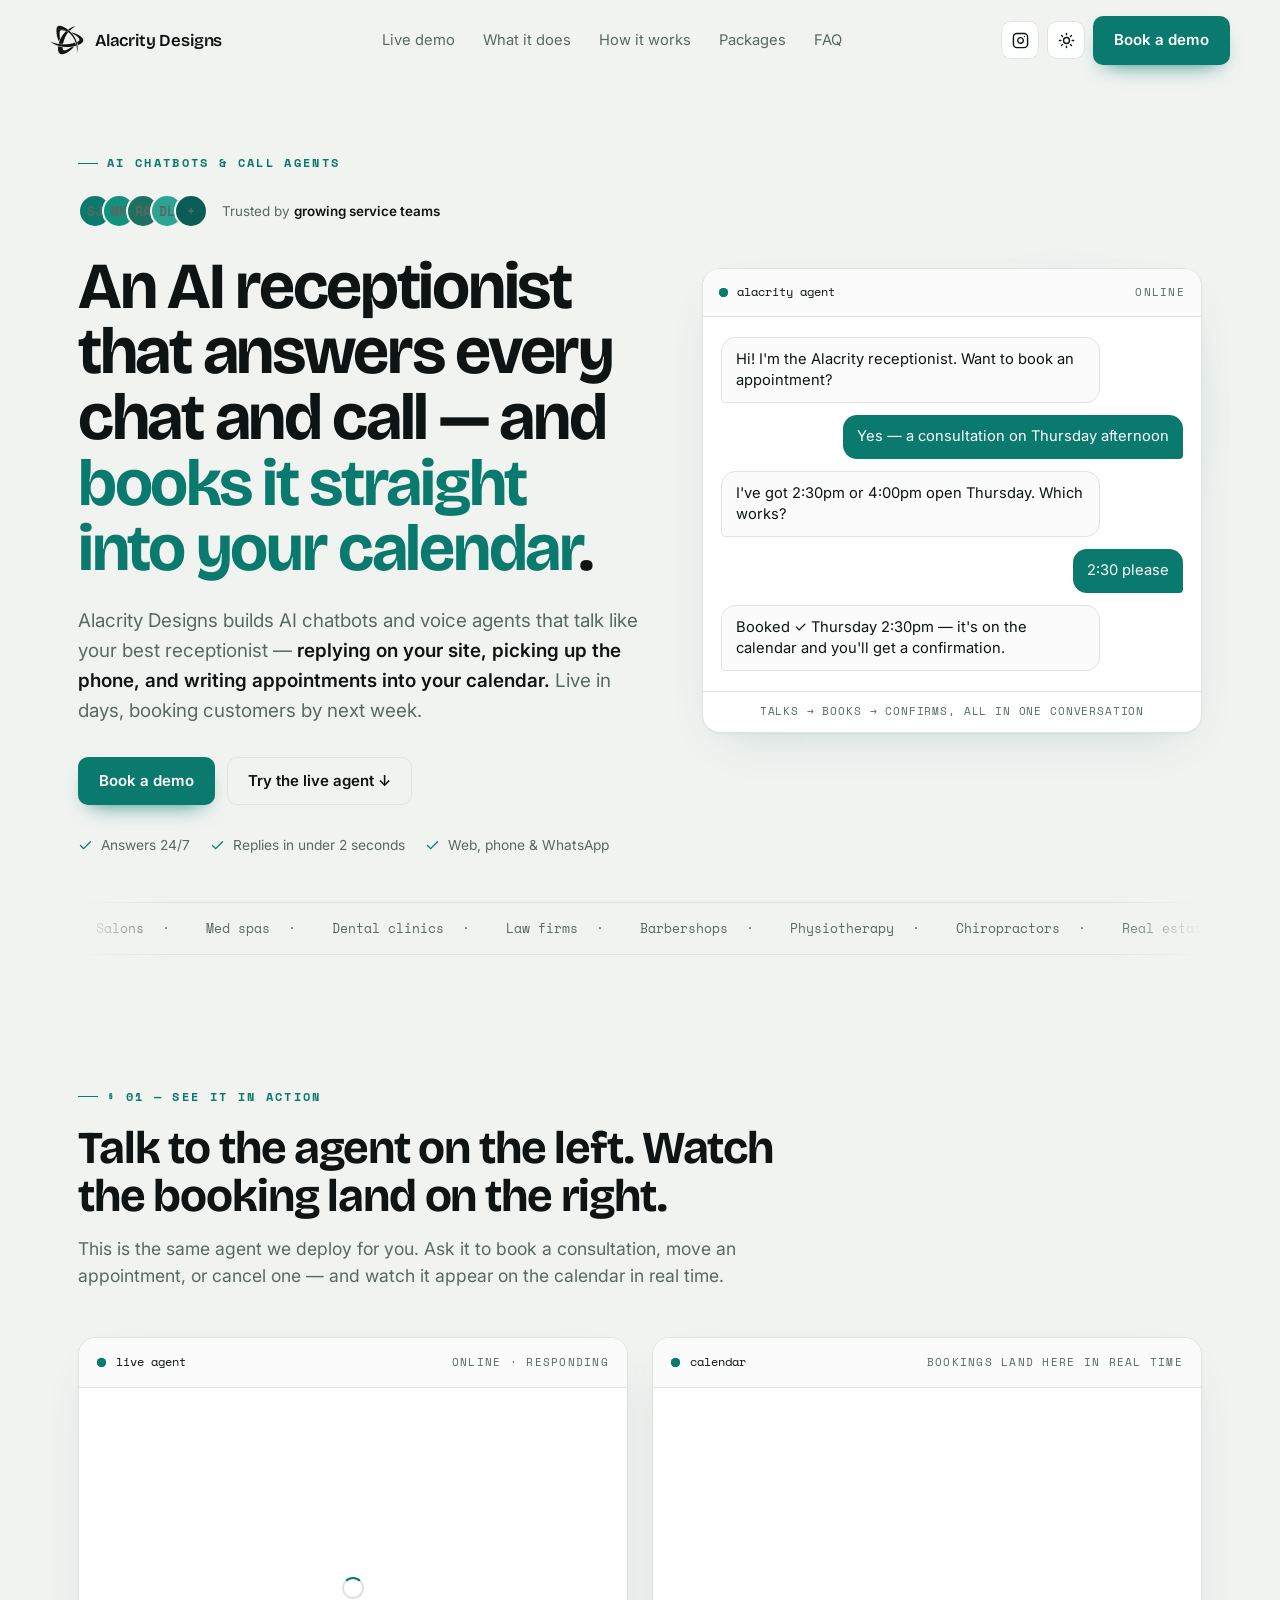
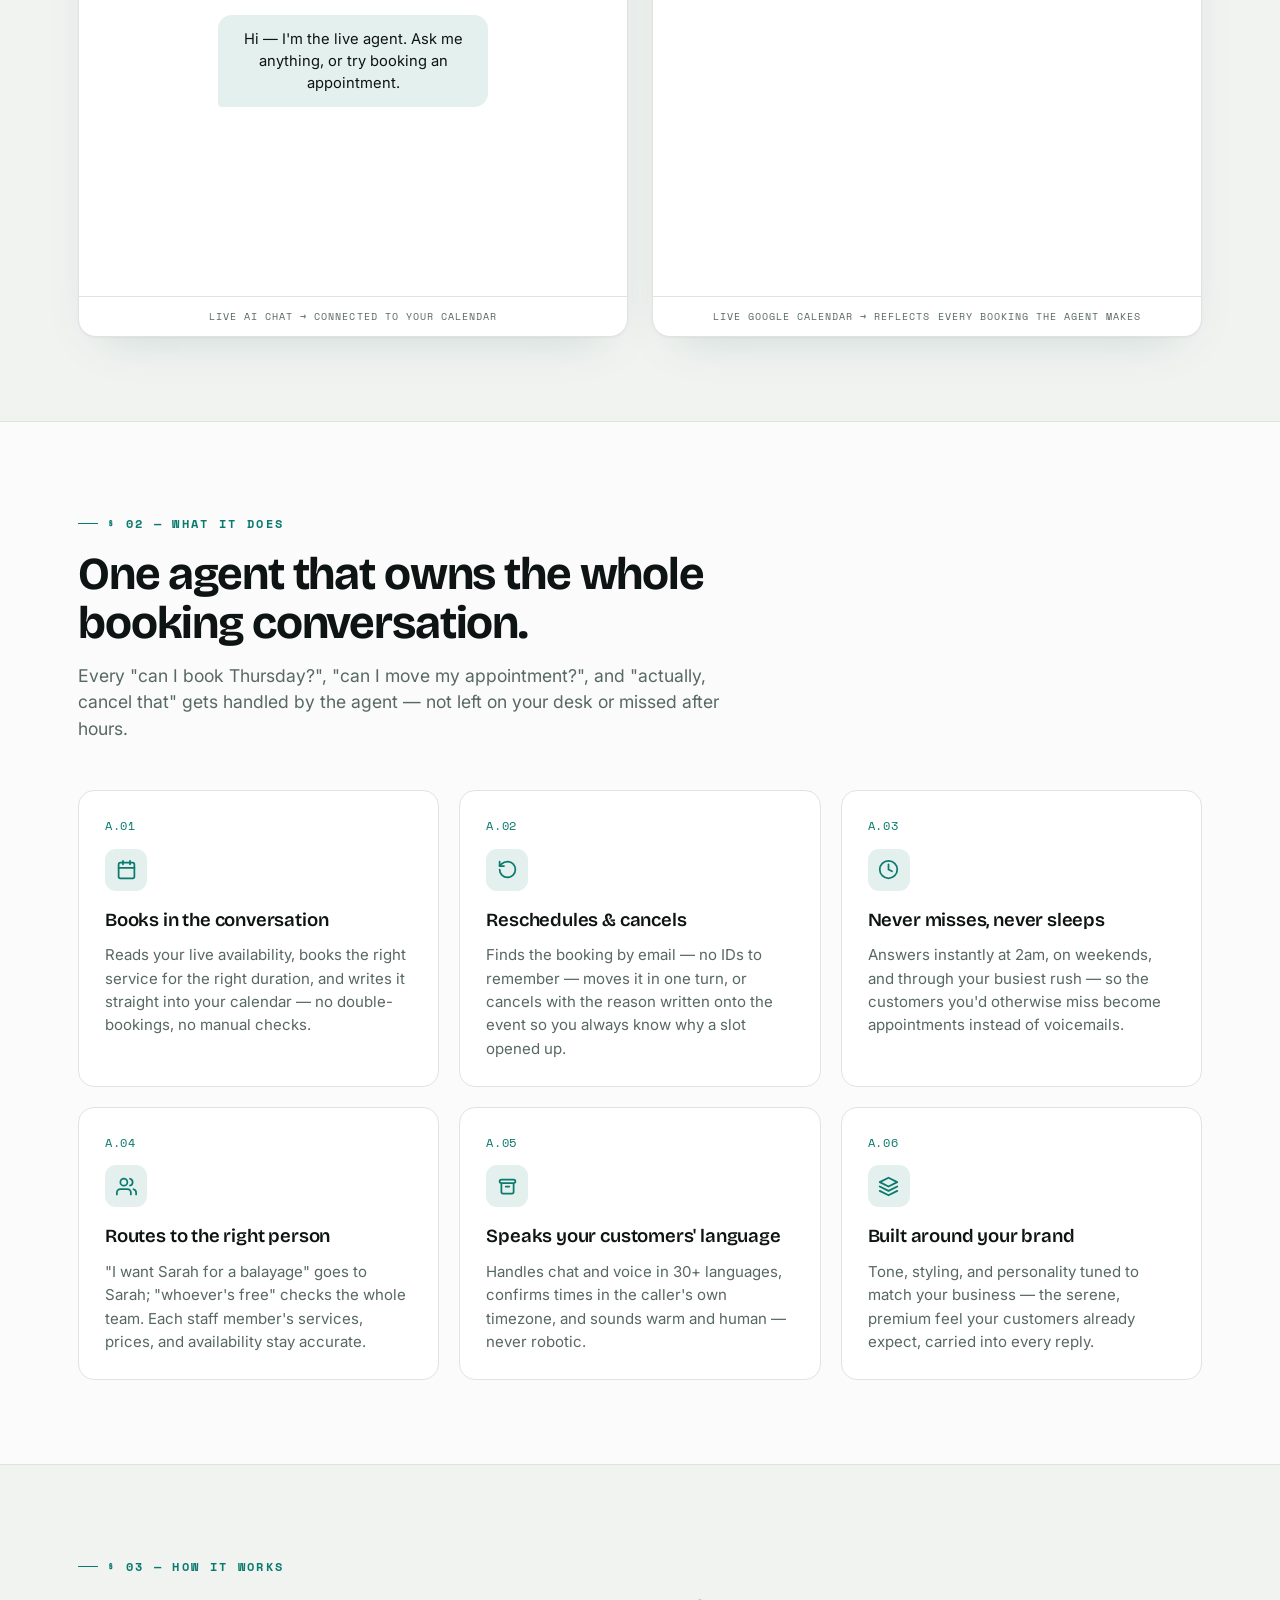
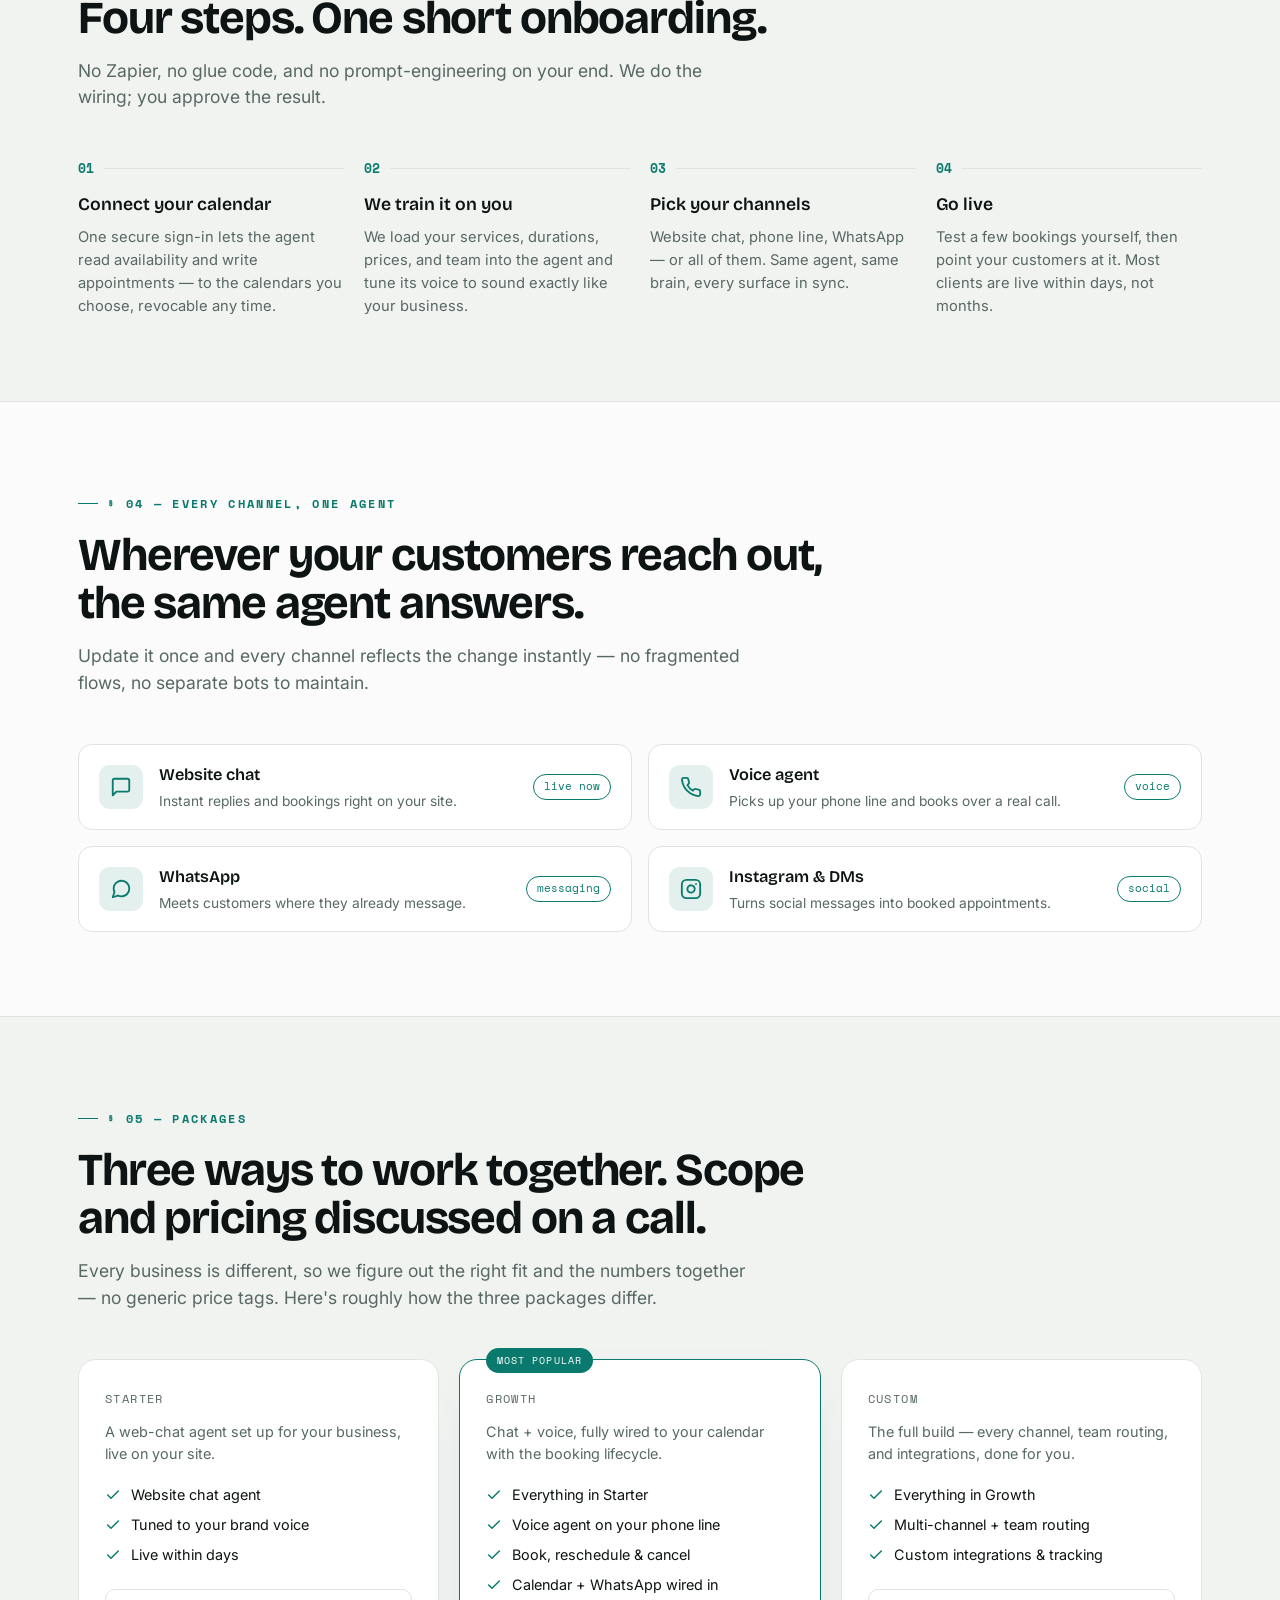
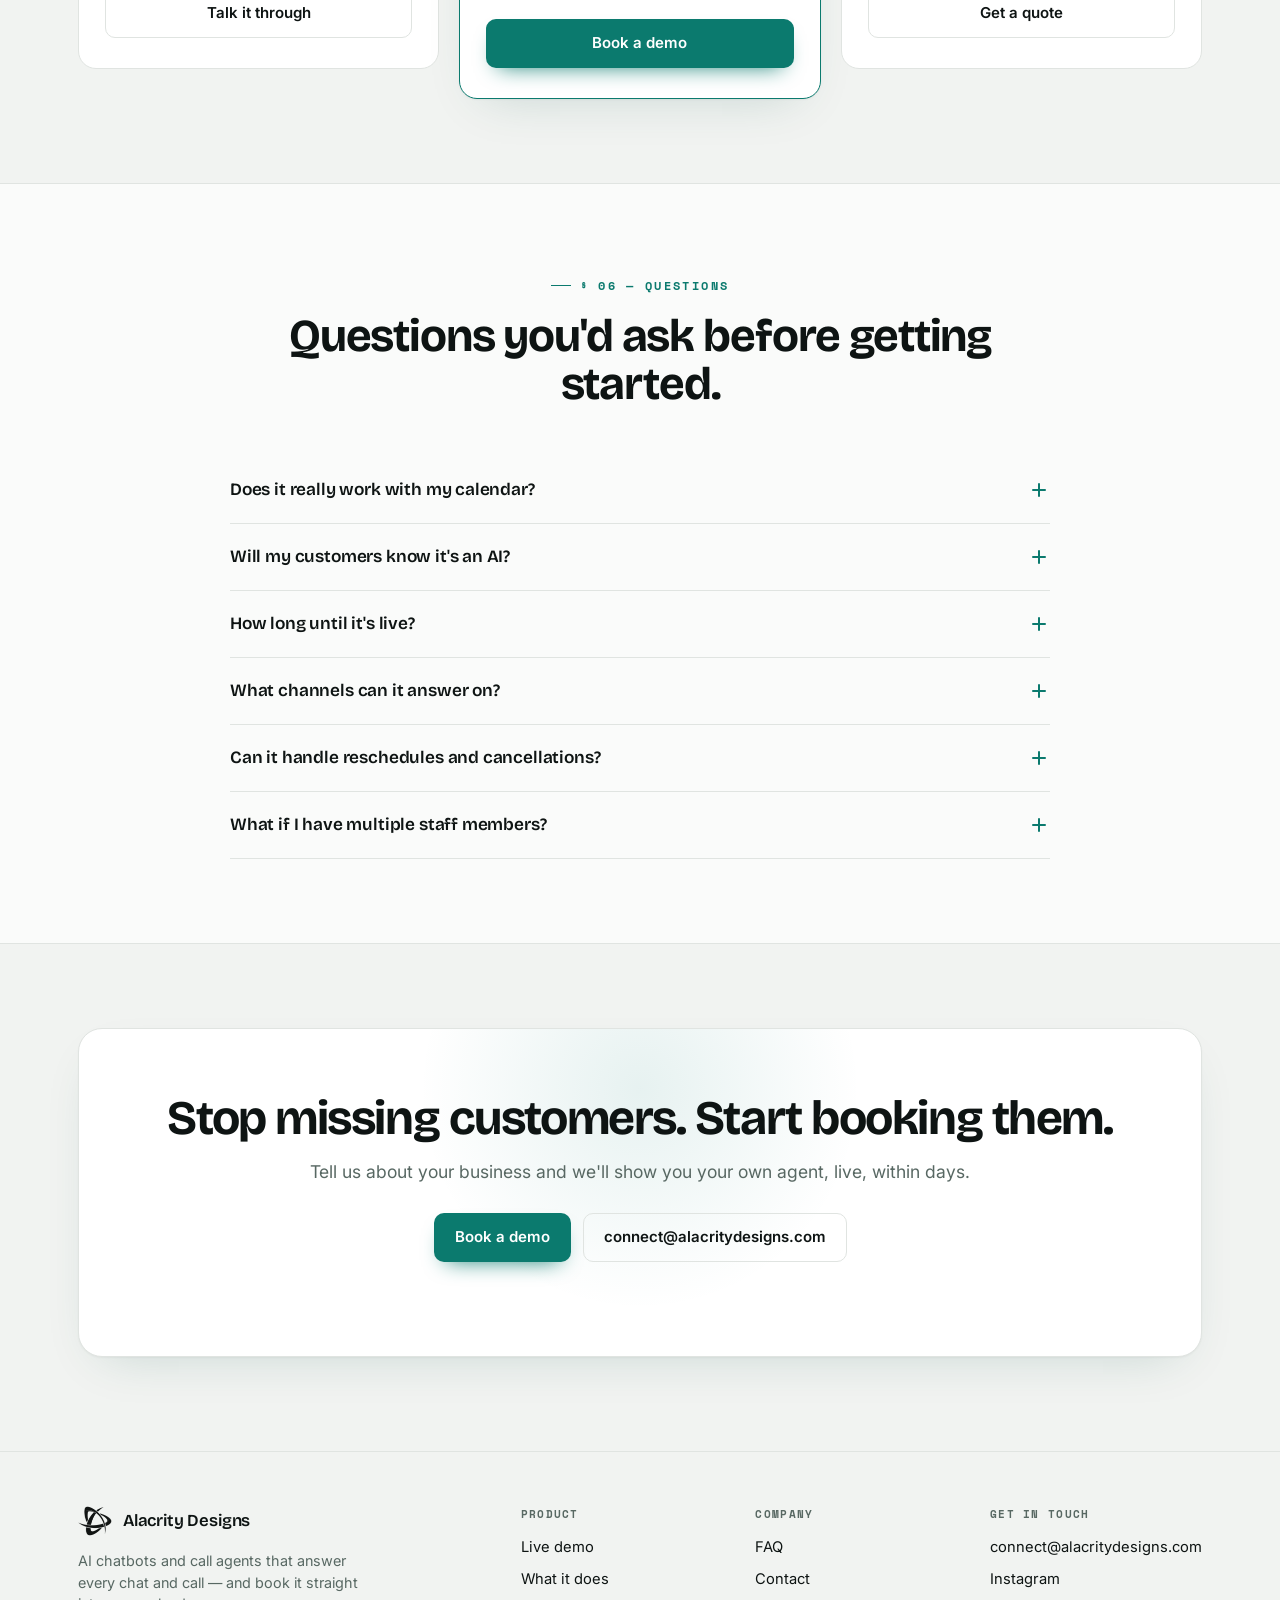
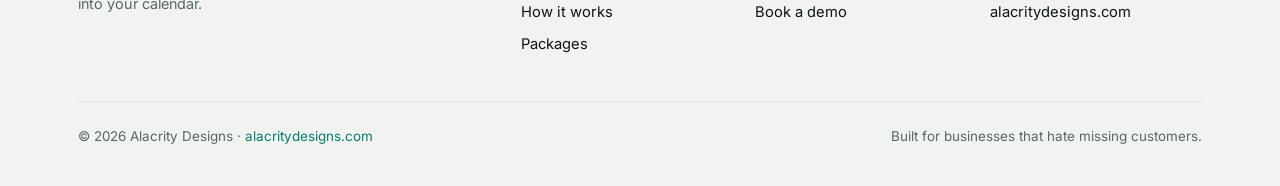
<file: index (4).html>
<!DOCTYPE html>
<html lang="en" data-theme="light">
<head>
<meta charset="UTF-8">
<meta name="viewport" content="width=device-width, initial-scale=1.0">
<title>Alacrity Designs — AI chatbots & call agents that book straight into your calendar</title>
<meta name="description" content="Alacrity Designs builds AI chatbots and voice agents that answer every chat and call 24/7 and write appointments straight into your calendar. Live in days.">
<script src="https://cdn.platform.openai.com/deployments/chatkit/chatkit.js" async></script>
<script>document.documentElement.classList.add('js')</script>
<link rel="preconnect" href="https://fonts.googleapis.com">
<link rel="preconnect" href="https://fonts.gstatic.com" crossorigin>
<link href="https://fonts.googleapis.com/css2?family=Bricolage+Grotesque:opsz,wght@12..96,500;12..96,600;12..96,700;12..96,800&family=Inter:wght@400;500;600&family=Space+Mono:wght@400;700&display=swap" rel="stylesheet">
<style>
:root{
  --bg:#F1F3F1; --surface:#FFFFFF; --surface-2:#FAFBFA; --ink:#0E1413; --muted:#586863;
  --hairline:#E0E4E1; --teal:#0B7A6E; --teal-deep:#064E45; --teal-soft:#E4F0ED;
  --shadow:0 1px 2px rgba(14,20,19,.04),0 18px 50px -24px rgba(6,78,69,.20);
  --ring:#0B7A6E; --logo-dark:block; --logo-light:none;
}
html[data-theme="dark"]{
  --bg:#0B0F0E; --surface:#121817; --surface-2:#0F1413; --ink:#ECEFED; --muted:#8A9893;
  --hairline:#1F2826; --teal:#2DD4BF; --teal-deep:#5EEAD4; --teal-soft:#142220;
  --shadow:0 1px 2px rgba(0,0,0,.4),0 24px 60px -28px rgba(45,212,191,.22);
  --ring:#2DD4BF; --logo-dark:none; --logo-light:block;
}
*{margin:0;padding:0;box-sizing:border-box}
html{-webkit-text-size-adjust:100%;scroll-behavior:smooth}
body{font-family:'Inter',-apple-system,BlinkMacSystemFont,'Segoe UI',sans-serif;background:var(--bg);color:var(--ink);line-height:1.5;-webkit-font-smoothing:antialiased;text-rendering:optimizeLegibility;transition:background .45s ease,color .45s ease;overflow-x:hidden}
.wrap{width:100%;max-width:1180px;margin:0 auto;padding:0 28px}
section{position:relative}
a{color:inherit}

.eyebrow{font-family:'Space Mono',monospace;font-size:.73rem;font-weight:700;letter-spacing:.2em;text-transform:uppercase;color:var(--teal);display:inline-flex;align-items:center;gap:9px}
.eyebrow::before{content:"";width:20px;height:1px;background:var(--teal)}
.sec-head{max-width:760px;margin-bottom:48px}
.sec-head h2{font-family:'Bricolage Grotesque',sans-serif;font-weight:700;font-size:clamp(1.9rem,3.6vw,2.85rem);line-height:1.06;letter-spacing:-.025em;margin:18px 0 16px}
.sec-head p{color:var(--muted);font-size:clamp(1rem,1.4vw,1.1rem);max-width:62ch}

.btn{font-family:inherit;font-size:.94rem;font-weight:600;border-radius:10px;cursor:pointer;text-decoration:none;display:inline-flex;align-items:center;gap:8px;transition:transform .2s,background .2s,box-shadow .2s,border-color .2s,color .2s;border:1px solid transparent;white-space:nowrap}
.btn-primary{background:var(--teal);color:#fff;padding:12px 20px;box-shadow:0 10px 22px -12px var(--teal)}
html[data-theme="dark"] .btn-primary{color:#06201C}
.btn-primary:hover{transform:translateY(-2px);box-shadow:0 16px 30px -12px var(--teal)}
.btn-ghost{background:transparent;color:var(--ink);padding:12px 20px;border-color:var(--hairline)}
.btn-ghost:hover{border-color:var(--teal);color:var(--teal);transform:translateY(-2px)}

.nav{position:sticky;top:0;z-index:50;background:color-mix(in srgb,var(--bg) 86%,transparent);backdrop-filter:blur(12px);border-bottom:1px solid transparent;transition:border-color .3s}
.nav.scrolled{border-color:var(--hairline)}
.nav-in{display:flex;align-items:center;justify-content:space-between;padding:16px 0}
.brand{display:flex;align-items:center;gap:11px;font-weight:600;letter-spacing:-.01em;font-size:1.05rem;font-family:'Bricolage Grotesque',sans-serif;text-decoration:none}
.brand img{height:30px;width:auto;display:block}
.brand .ld{display:var(--logo-dark)}.brand .ll{display:var(--logo-light)}
.nav-links{display:flex;align-items:center;gap:4px}
.nav-links a{font-size:.92rem;color:var(--muted);text-decoration:none;padding:9px 12px;border-radius:8px;transition:color .2s}
.nav-links a:hover{color:var(--ink)}
.nav-right{display:flex;align-items:center;gap:8px}
.toggle{width:38px;height:38px;border-radius:10px;border:1px solid var(--hairline);background:var(--surface);color:var(--ink);cursor:pointer;display:grid;place-items:center;transition:border-color .2s,transform .2s}
.toggle:hover{border-color:var(--teal);transform:translateY(-1px)}
.toggle svg{width:17px;height:17px}.toggle .moon{display:none}
html[data-theme="dark"] .toggle .sun{display:none}html[data-theme="dark"] .toggle .moon{display:block}

.hero{padding:64px 0 40px}
.hero-grid{display:grid;grid-template-columns:1.06fr .94fr;gap:60px;align-items:center}
.avatars{display:flex;align-items:center;gap:14px;margin-bottom:26px}
.av-row{display:flex}
.av{width:34px;height:34px;border-radius:50%;border:2px solid var(--bg);margin-left:-10px;display:grid;place-items:center;font-size:.74rem;font-weight:600;color:#fff;font-family:'Space Mono',monospace}
.av:first-child{margin-left:0}
.av-row .a1{background:#0B7A6E}.av-row .a2{background:#13917f}.av-row .a3{background:#1f6f63}.av-row .a4{background:#2DA493}.av-row .a5{background:#0a5d54}
.avatars span{font-size:.84rem;color:var(--muted)}.avatars b{color:var(--ink);font-weight:600}
h1.headline{font-family:'Bricolage Grotesque',sans-serif;font-weight:700;font-size:clamp(2.5rem,5.4vw,4.1rem);line-height:1.0;letter-spacing:-.035em;margin-bottom:24px}
h1.headline .accent{color:var(--teal)}
.hero .sub{font-size:clamp(1.04rem,1.5vw,1.18rem);color:var(--muted);max-width:48ch;line-height:1.6;margin-bottom:30px}
.hero .sub strong{color:var(--ink);font-weight:600}
.cta-row{display:flex;flex-wrap:wrap;gap:12px;margin-bottom:30px}
.chips{display:flex;flex-wrap:wrap;gap:8px 20px}
.chip{font-size:.86rem;color:var(--muted);display:inline-flex;align-items:center;gap:8px}
.chip svg{width:15px;height:15px;color:var(--teal);flex:0 0 auto}

.hero-art{position:relative}
.hero-art .glow{position:absolute;z-index:0;width:360px;height:360px;border-radius:50%;background:radial-gradient(circle,var(--teal) 0%,transparent 68%);opacity:.13;right:-40px;top:-30px;filter:blur(6px)}
.mini-card{position:relative;z-index:1;background:var(--surface);border:1px solid var(--hairline);border-radius:18px;box-shadow:var(--shadow);overflow:hidden}
.mini-head{display:flex;align-items:center;justify-content:space-between;padding:14px 16px;border-bottom:1px solid var(--hairline);background:var(--surface-2)}
.mini-id{display:flex;align-items:center;gap:9px;font-family:'Space Mono',monospace;font-size:.78rem}
.live-dot{position:relative;width:9px;height:9px}.live-dot i{position:absolute;inset:0;border-radius:50%;background:var(--teal)}
.live-dot i.ping{animation:ping 2s cubic-bezier(0,0,.2,1) infinite}
@keyframes ping{0%{transform:scale(1);opacity:.55}80%,100%{transform:scale(2.6);opacity:0}}
.mini-status{font-family:'Space Mono',monospace;font-size:.66rem;letter-spacing:.12em;text-transform:uppercase;color:var(--muted)}
.mini-body{padding:20px 18px;display:flex;flex-direction:column;gap:12px}
.msg{max-width:82%;padding:11px 14px;border-radius:14px;font-size:.92rem;line-height:1.45}
.msg.them{align-self:flex-start;background:var(--surface-2);border:1px solid var(--hairline);border-bottom-left-radius:4px}
.msg.you{align-self:flex-end;background:var(--teal);color:#fff;border-bottom-right-radius:4px}
html[data-theme="dark"] .msg.you{color:#06201C}
.mini-foot{padding:12px 16px;border-top:1px solid var(--hairline);font-family:'Space Mono',monospace;font-size:.66rem;letter-spacing:.08em;text-transform:uppercase;color:var(--muted);text-align:center}

.marquee{margin-top:46px;border-top:1px solid var(--hairline);border-bottom:1px solid var(--hairline);padding:16px 0;overflow:hidden;-webkit-mask-image:linear-gradient(90deg,transparent,#000 8%,#000 92%,transparent);mask-image:linear-gradient(90deg,transparent,#000 8%,#000 92%,transparent)}
.marquee-track{display:flex;gap:0;width:max-content;animation:scroll 38s linear infinite}
.marquee:hover .marquee-track{animation-play-state:paused}
.marquee-track span{font-family:'Space Mono',monospace;font-size:.82rem;color:var(--muted);white-space:nowrap;display:inline-flex;align-items:center;padding:0 18px}
.marquee-track span::after{content:"·";color:var(--teal);margin-left:18px}
@keyframes scroll{to{transform:translateX(-50%)}}

.band{padding:84px 0}
.band-alt{background:var(--surface-2);border-top:1px solid var(--hairline);border-bottom:1px solid var(--hairline)}

.demo-grid{display:grid;grid-template-columns:1fr 1fr;gap:24px;align-items:stretch}
.panel{position:relative;background:var(--surface);border:1px solid var(--hairline);border-radius:18px;box-shadow:var(--shadow);overflow:hidden;display:flex;flex-direction:column;min-height:600px}
.panel-head{display:flex;align-items:center;justify-content:space-between;padding:15px 18px;border-bottom:1px solid var(--hairline);background:var(--surface-2);flex:0 0 auto}
.panel-id{display:flex;align-items:center;gap:10px;font-family:'Space Mono',monospace;font-size:.78rem}
.panel-status{font-family:'Space Mono',monospace;font-size:.66rem;letter-spacing:.12em;text-transform:uppercase;color:var(--muted)}
.panel-body{position:relative;flex:1 1 auto;min-height:0}
openai-chatkit{display:block;width:100%;height:100%}
#gcal-embed{display:block;filter:none;transition:filter .3s}
html[data-theme="dark"] #gcal-embed{filter:invert(0.92) hue-rotate(180deg) contrast(0.9);}
.panel-ph{position:absolute;inset:0;display:flex;flex-direction:column;align-items:center;justify-content:center;gap:16px;text-align:center;padding:32px;color:var(--muted);pointer-events:none}
.panel-ph .bubble{font-size:.92rem;line-height:1.5;max-width:30ch;background:var(--teal-soft);color:var(--ink);padding:13px 16px;border-radius:14px 14px 14px 4px}
.spinner{width:22px;height:22px;border-radius:50%;border:2px solid var(--hairline);border-top-color:var(--teal);animation:spin 1s linear infinite}
@keyframes spin{to{transform:rotate(360deg)}}
.panel-foot{font-family:'Space Mono',monospace;font-size:.64rem;letter-spacing:.1em;text-transform:uppercase;color:var(--muted);text-align:center;padding:12px;border-top:1px solid var(--hairline)}

.cal-head{justify-content:space-between}
.cal-body{flex:1 1 auto;padding:18px;display:flex;flex-direction:column}
.cal-top{display:flex;align-items:center;justify-content:space-between;margin-bottom:14px}
.cal-month{font-family:'Bricolage Grotesque',sans-serif;font-weight:600;font-size:1.05rem}
.cal-nav{display:flex;gap:6px}
.cal-nav button{width:30px;height:30px;border-radius:8px;border:1px solid var(--hairline);background:var(--surface);color:var(--ink);cursor:pointer;display:grid;place-items:center;transition:border-color .2s}
.cal-nav button:hover{border-color:var(--teal)}
.cal-grid{display:grid;grid-template-columns:repeat(7,1fr);gap:4px}
.cal-dow{text-align:center;font-family:'Space Mono',monospace;font-size:.64rem;letter-spacing:.08em;text-transform:uppercase;color:var(--muted);padding:6px 0}
.cal-day{aspect-ratio:1;border-radius:9px;border:1px solid transparent;background:transparent;color:var(--ink);font-size:.86rem;cursor:pointer;display:grid;place-items:center;position:relative;transition:background .15s,border-color .15s,color .15s}
.cal-day:hover{border-color:var(--teal)}
.cal-day.muted{color:var(--muted);opacity:.4;cursor:default}
.cal-day.muted:hover{border-color:transparent}
.cal-day.has::after{content:"";position:absolute;bottom:6px;width:4px;height:4px;border-radius:50%;background:var(--teal)}
.cal-day.sel{background:var(--teal);color:#fff;border-color:var(--teal)}
html[data-theme="dark"] .cal-day.sel{color:#06201C}
.cal-day.sel.has::after{background:#fff}
.slots{margin-top:16px;border-top:1px solid var(--hairline);padding-top:14px;flex:1 1 auto;min-height:0;overflow:auto}
.slots-label{font-family:'Space Mono',monospace;font-size:.66rem;letter-spacing:.1em;text-transform:uppercase;color:var(--muted);margin-bottom:10px}
.slot-row{display:flex;flex-wrap:wrap;gap:8px}
.slot{font-size:.84rem;padding:8px 12px;border-radius:8px;border:1px solid var(--hairline);background:var(--surface);cursor:pointer;transition:all .15s;font-family:'Space Mono',monospace}
.slot:hover{border-color:var(--teal);color:var(--teal)}
.slot.booked{background:var(--teal-soft);border-color:var(--teal);color:var(--teal);cursor:default;text-decoration:line-through;opacity:.7}
.booked-list{margin-top:14px}
.booked-item{display:flex;align-items:center;gap:10px;padding:10px 12px;border-radius:10px;background:var(--surface-2);border:1px solid var(--hairline);margin-bottom:8px;font-size:.85rem;animation:slidein .4s ease}
@keyframes slidein{from{opacity:0;transform:translateY(8px)}to{opacity:1;transform:none}}
.booked-item .tick{width:18px;height:18px;border-radius:50%;background:var(--teal);display:grid;place-items:center;flex:0 0 auto}
.booked-item .tick svg{width:11px;height:11px;color:#fff}
html[data-theme="dark"] .booked-item .tick svg{color:#06201C}
.booked-item b{font-weight:600}.booked-item small{color:var(--muted);margin-left:auto;font-family:'Space Mono',monospace;font-size:.72rem}

.feat-grid{display:grid;grid-template-columns:repeat(3,1fr);gap:20px}
.feat{background:var(--surface);border:1px solid var(--hairline);border-radius:16px;padding:26px;transition:transform .25s,border-color .25s,box-shadow .25s}
.feat:hover{transform:translateY(-3px);border-color:var(--teal);box-shadow:var(--shadow)}
.feat .ix{font-family:'Space Mono',monospace;font-size:.72rem;color:var(--teal);letter-spacing:.06em;margin-bottom:14px}
.feat .ic{width:42px;height:42px;border-radius:11px;background:var(--teal-soft);display:grid;place-items:center;margin-bottom:16px}
.feat .ic svg{width:21px;height:21px;color:var(--teal)}
.feat h3{font-family:'Bricolage Grotesque',sans-serif;font-weight:600;font-size:1.16rem;margin-bottom:9px;letter-spacing:-.01em}
.feat p{color:var(--muted);font-size:.94rem;line-height:1.55}

.steps{display:grid;grid-template-columns:repeat(4,1fr);gap:20px}
.step .n{font-family:'Space Mono',monospace;font-size:.8rem;color:var(--teal);font-weight:700;margin-bottom:14px;display:flex;align-items:center;gap:10px}
.step .n::after{content:"";flex:1;height:1px;background:var(--hairline)}
.step h3{font-family:'Bricolage Grotesque',sans-serif;font-weight:600;font-size:1.1rem;margin-bottom:8px}
.step p{color:var(--muted);font-size:.92rem;line-height:1.55}

.chan-grid{display:grid;grid-template-columns:repeat(2,1fr);gap:16px}
.chan{display:flex;align-items:center;gap:16px;background:var(--surface);border:1px solid var(--hairline);border-radius:14px;padding:18px 20px}
.chan .ic{width:44px;height:44px;border-radius:11px;background:var(--teal-soft);display:grid;place-items:center;flex:0 0 auto}
.chan .ic svg{width:22px;height:22px;color:var(--teal)}
.chan h4{font-family:'Bricolage Grotesque',sans-serif;font-weight:600;font-size:1.02rem;margin-bottom:3px}
.chan p{color:var(--muted);font-size:.86rem}
.chan .badge{margin-left:auto;font-family:'Space Mono',monospace;font-size:.66rem;color:var(--teal);border:1px solid var(--teal);border-radius:20px;padding:4px 10px;white-space:nowrap}

.price-grid{display:grid;grid-template-columns:repeat(3,1fr);gap:20px;align-items:start}
.price{background:var(--surface);border:1px solid var(--hairline);border-radius:18px;padding:30px 26px;position:relative;transition:transform .25s}
.price:hover{transform:translateY(-3px)}
.price.feat-card{border-color:var(--teal);box-shadow:var(--shadow)}
.price .pop{position:absolute;top:-12px;left:26px;background:var(--teal);color:#fff;font-family:'Space Mono',monospace;font-size:.64rem;letter-spacing:.1em;text-transform:uppercase;padding:5px 11px;border-radius:20px}
html[data-theme="dark"] .price .pop{color:#06201C}
.price .tier{font-family:'Space Mono',monospace;font-size:.72rem;letter-spacing:.12em;text-transform:uppercase;color:var(--muted);margin-bottom:14px}
.price .amt{font-family:'Bricolage Grotesque',sans-serif;font-weight:700;font-size:2.4rem;letter-spacing:-.02em;line-height:1}
.price .amt small{font-size:.9rem;font-weight:500;color:var(--muted);letter-spacing:0}
.price .desc{color:var(--muted);font-size:.9rem;margin:12px 0 20px;line-height:1.5;min-height:40px}
.price ul{list-style:none;margin-bottom:24px;display:flex;flex-direction:column;gap:10px}
.price li{display:flex;gap:10px;font-size:.9rem;line-height:1.4}
.price li svg{width:16px;height:16px;color:var(--teal);flex:0 0 auto;margin-top:2px}
.price .btn{width:100%;justify-content:center}

.faq{max-width:820px;margin:0 auto}
.qa{border-bottom:1px solid var(--hairline)}
.qa button{width:100%;background:none;border:none;text-align:left;padding:22px 0;display:flex;align-items:center;justify-content:space-between;gap:20px;cursor:pointer;color:var(--ink);font-family:'Bricolage Grotesque',sans-serif;font-weight:600;font-size:1.08rem;letter-spacing:-.01em}
.qa .plus{flex:0 0 auto;width:22px;height:22px;position:relative;transition:transform .3s}
.qa .plus::before,.qa .plus::after{content:"";position:absolute;background:var(--teal);border-radius:2px}
.qa .plus::before{width:14px;height:2px;top:10px;left:4px}
.qa .plus::after{width:2px;height:14px;top:4px;left:10px;transition:transform .3s}
.qa.open .plus{transform:rotate(180deg)}
.qa.open .plus::after{transform:scaleY(0)}
.qa .ans{max-height:0;overflow:hidden;transition:max-height .35s ease;color:var(--muted);font-size:.96rem;line-height:1.6}
.qa .ans p{padding-bottom:22px}

.cta-band{text-align:center;background:var(--surface);border:1px solid var(--hairline);border-radius:24px;padding:64px 40px;box-shadow:var(--shadow);position:relative;overflow:hidden}
.cta-band .glow{position:absolute;width:480px;height:480px;border-radius:50%;background:radial-gradient(circle,var(--teal),transparent 65%);opacity:.1;top:-180px;left:50%;transform:translateX(-50%)}
.cta-band h2{font-family:'Bricolage Grotesque',sans-serif;font-weight:700;font-size:clamp(2rem,4vw,3rem);letter-spacing:-.03em;line-height:1.05;margin-bottom:16px;position:relative}
.cta-band p{color:var(--muted);font-size:1.1rem;margin-bottom:28px;position:relative}
.cta-band .cta-row{justify-content:center;position:relative}

.footer{border-top:1px solid var(--hairline);padding:54px 0 40px;margin-top:10px}
.foot-grid{display:flex;flex-wrap:wrap;justify-content:space-between;gap:30px;margin-bottom:36px}
.foot-brand{max-width:300px}
.foot-brand .brand{margin-bottom:14px}
.foot-brand p{color:var(--muted);font-size:.9rem;line-height:1.5}
.foot-col h5{font-family:'Space Mono',monospace;font-size:.68rem;letter-spacing:.12em;text-transform:uppercase;color:var(--muted);margin-bottom:14px}
.foot-col a{display:block;color:var(--ink);text-decoration:none;font-size:.92rem;margin-bottom:10px;transition:color .2s}
.foot-col a:hover{color:var(--teal)}
.foot-bottom{border-top:1px solid var(--hairline);padding-top:24px;display:flex;flex-wrap:wrap;gap:12px;justify-content:space-between;align-items:center}
.foot-bottom p{color:var(--muted);font-size:.84rem}
.foot-bottom a{color:var(--teal);text-decoration:none}

.js .fade{opacity:0;transform:translateY(18px);transition:opacity .7s cubic-bezier(.2,.7,.2,1),transform .7s cubic-bezier(.2,.7,.2,1)}
.fade.in{opacity:1;transform:none}

.toast{position:fixed;bottom:28px;left:50%;transform:translateX(-50%) translateY(20px);background:var(--ink);color:var(--bg);font-size:.88rem;font-weight:500;padding:12px 20px;border-radius:10px;box-shadow:0 12px 30px -10px rgba(0,0,0,.35);z-index:999;opacity:0;pointer-events:none;transition:opacity .25s,transform .25s;display:flex;align-items:center;gap:8px}
.toast.show{opacity:1;transform:translateX(-50%) translateY(0)}
.toast svg{width:16px;height:16px;color:var(--teal);flex:0 0 auto}

@media (max-width:980px){
  .hero-grid,.demo-grid{grid-template-columns:1fr;gap:36px}
  .feat-grid,.steps,.price-grid{grid-template-columns:1fr 1fr}
  .panel{min-height:540px}
  .nav-links{display:none}
}
@media (max-width:620px){
  .wrap{padding:0 20px}
  .feat-grid,.steps,.price-grid,.chan-grid{grid-template-columns:1fr}
  .cta-row .btn{flex:1 1 auto;justify-content:center}
  .band{padding:60px 0}
  .foot-grid{flex-direction:column;gap:24px}
}
@media (prefers-reduced-motion:reduce){*{animation:none!important;transition:none!important}.fade{opacity:1;transform:none}}
:focus-visible{outline:2px solid var(--ring);outline-offset:2px;border-radius:6px}
</style>
</head>
<body>

<header class="nav" id="nav">
  <div class="wrap nav-in">
    <a class="brand" href="#top">
      <img class="ld" src="[data-uri]" alt="Alacrity Designs">
      <img class="ll" src="[data-uri]" alt="Alacrity Designs">
      Alacrity Designs
    </a>
    <nav class="nav-links">
      <a href="#demo">Live demo</a>
      <a href="#features">What it does</a>
      <a href="#how">How it works</a>
      <a href="#pricing">Packages</a>
      <a href="#faq">FAQ</a>
    </nav>
    <div class="nav-right">
      <a class="toggle" href="https://www.instagram.com/alacritydesignsai/" target="_blank" rel="noopener" aria-label="Alacrity Designs on Instagram">
        <svg viewBox="0 0 24 24" fill="none" stroke="currentColor" stroke-width="2" stroke-linecap="round" stroke-linejoin="round"><rect x="2" y="2" width="20" height="20" rx="5"/><path d="M16 11.37A4 4 0 1 1 12.63 8 4 4 0 0 1 16 11.37z"/><path d="M17.5 6.5h.01"/></svg>
      </a>
      <button class="toggle" id="themeToggle" aria-label="Toggle dark mode">
        <svg class="sun" viewBox="0 0 24 24" fill="none" stroke="currentColor" stroke-width="2" stroke-linecap="round"><circle cx="12" cy="12" r="4.2"/><path d="M12 2v2M12 20v2M4 12H2M22 12h-2M5 5l1.4 1.4M17.6 17.6L19 19M19 5l-1.4 1.4M6.4 17.6L5 19"/></svg>
        <svg class="moon" viewBox="0 0 24 24" fill="currentColor"><path d="M21 12.8A9 9 0 1 1 11.2 3a7 7 0 0 0 9.8 9.8z"/></svg>
      </button>
      <a class="btn btn-primary" href="#demo">Book a demo</a>
    </div>
  </div>
</header>

<span id="top"></span>

<section class="hero">
  <div class="wrap">
    <div class="hero-grid">
      <div>
        <span class="eyebrow fade">AI chatbots &amp; call agents</span>
        <div class="avatars fade" style="margin-top:22px">
          <div class="av-row">
            <span class="av a1">SJ</span><span class="av a2">MK</span><span class="av a3">RA</span><span class="av a4">DL</span><span class="av a5">+</span>
          </div>
          <span>Trusted by <b>growing service teams</b></span>
        </div>
        <h1 class="headline fade">An AI receptionist that answers every chat and call — and <span class="accent">books it straight into your calendar</span>.</h1>
        <p class="sub fade">Alacrity Designs builds AI chatbots and voice agents that talk like your best receptionist — <strong>replying on your site, picking up the phone, and writing appointments into your calendar.</strong> Live in days, booking customers by next week.</p>
        <div class="cta-row fade">
          <a class="btn btn-primary" href="#demo">Book a demo</a>
          <a class="btn btn-ghost" href="#demo">Try the live agent ↓</a>
        </div>
        <div class="chips fade">
          <span class="chip"><svg viewBox="0 0 24 24" fill="none" stroke="currentColor" stroke-width="2.2" stroke-linecap="round" stroke-linejoin="round"><path d="M20 6 9 17l-5-5"/></svg>Answers 24/7</span>
          <span class="chip"><svg viewBox="0 0 24 24" fill="none" stroke="currentColor" stroke-width="2.2" stroke-linecap="round" stroke-linejoin="round"><path d="M20 6 9 17l-5-5"/></svg>Replies in under 2 seconds</span>
          <span class="chip"><svg viewBox="0 0 24 24" fill="none" stroke="currentColor" stroke-width="2.2" stroke-linecap="round" stroke-linejoin="round"><path d="M20 6 9 17l-5-5"/></svg>Web, phone &amp; WhatsApp</span>
        </div>
      </div>

      <div class="hero-art fade">
        <div class="glow"></div>
        <div class="mini-card">
          <div class="mini-head">
            <div class="mini-id"><span class="live-dot"><i class="ping"></i><i></i></span> alacrity agent</div>
            <span class="mini-status">online</span>
          </div>
          <div class="mini-body">
            <div class="msg them">Hi! I'm the Alacrity receptionist. Want to book an appointment?</div>
            <div class="msg you">Yes — a consultation on Thursday afternoon</div>
            <div class="msg them">I've got 2:30pm or 4:00pm open Thursday. Which works?</div>
            <div class="msg you">2:30 please</div>
            <div class="msg them">Booked ✓ Thursday 2:30pm — it's on the calendar and you'll get a confirmation.</div>
          </div>
          <div class="mini-foot">talks → books → confirms, all in one conversation</div>
        </div>
      </div>
    </div>

    <div class="marquee fade">
      <div class="marquee-track" id="mq"></div>
    </div>
  </div>
</section>

<section class="band" id="demo">
  <div class="wrap">
    <div class="sec-head fade">
      <span class="eyebrow">§ 01 — See it in action</span>
      <h2>Talk to the agent on the left. Watch the booking land on the right.</h2>
      <p>This is the same agent we deploy for you. Ask it to book a consultation, move an appointment, or cancel one — and watch it appear on the calendar in real time.</p>
    </div>
    <div class="demo-grid">
      <div class="panel fade" id="agent">
        <div class="panel-head">
          <div class="panel-id"><span class="live-dot"><i class="ping"></i><i></i></span> live agent</div>
          <span class="panel-status">online · responding</span>
        </div>
        <div class="panel-body">
          <div class="panel-ph" id="placeholder">
            <div class="spinner"></div>
            <div class="bubble">Hi — I'm the live agent. Ask me anything, or try booking an appointment.</div>
          </div>
          <openai-chatkit id="chat-large"></openai-chatkit>
        </div>
        <div class="panel-foot">live AI chat → connected to your calendar</div>
      </div>

      <div class="panel fade">
        <div class="panel-head cal-head">
          <div class="panel-id"><span class="live-dot"><i class="ping"></i><i></i></span> calendar</div>
          <span class="panel-status">bookings land here in real time</span>
        </div>
        <div class="panel-body" style="padding:0">
          <iframe id="gcal-embed" src="https://calendar.google.com/calendar/embed?src=harissehgal01%40gmail.com&ctz=Asia%2FKarachi&wkst=2&mode=MONTH&showTitle=0&showPrint=0&showTabs=0&showCalendars=0&color=%230B7A6E" style="border:0" width="100%" height="100%" frameborder="0" scrolling="no"></iframe>
        </div>
        <div class="panel-foot">live Google Calendar → reflects every booking the agent makes</div>
      </div>
    </div>
  </div>
</section>

<section class="band band-alt" id="features">
  <div class="wrap">
    <div class="sec-head fade">
      <span class="eyebrow">§ 02 — What it does</span>
      <h2>One agent that owns the whole booking conversation.</h2>
      <p>Every "can I book Thursday?", "can I move my appointment?", and "actually, cancel that" gets handled by the agent — not left on your desk or missed after hours.</p>
    </div>
    <div class="feat-grid">
      <div class="feat fade"><div class="ix">A.01</div><div class="ic"><svg viewBox="0 0 24 24" fill="none" stroke="currentColor" stroke-width="2" stroke-linecap="round" stroke-linejoin="round"><rect x="3" y="4" width="18" height="18" rx="2"/><path d="M16 2v4M8 2v4M3 10h18"/></svg></div><h3>Books in the conversation</h3><p>Reads your live availability, books the right service for the right duration, and writes it straight into your calendar — no double-bookings, no manual checks.</p></div>
      <div class="feat fade"><div class="ix">A.02</div><div class="ic"><svg viewBox="0 0 24 24" fill="none" stroke="currentColor" stroke-width="2" stroke-linecap="round" stroke-linejoin="round"><path d="M3 12a9 9 0 1 0 9-9 9.7 9.7 0 0 0-6.7 2.7L3 8"/><path d="M3 3v5h5"/></svg></div><h3>Reschedules &amp; cancels</h3><p>Finds the booking by email — no IDs to remember — moves it in one turn, or cancels with the reason written onto the event so you always know why a slot opened up.</p></div>
      <div class="feat fade"><div class="ix">A.03</div><div class="ic"><svg viewBox="0 0 24 24" fill="none" stroke="currentColor" stroke-width="2" stroke-linecap="round" stroke-linejoin="round"><path d="M12 22a10 10 0 1 0 0-20 10 10 0 0 0 0 20z"/><path d="M12 6v6l4 2"/></svg></div><h3>Never misses, never sleeps</h3><p>Answers instantly at 2am, on weekends, and through your busiest rush — so the customers you'd otherwise miss become appointments instead of voicemails.</p></div>
      <div class="feat fade"><div class="ix">A.04</div><div class="ic"><svg viewBox="0 0 24 24" fill="none" stroke="currentColor" stroke-width="2" stroke-linecap="round" stroke-linejoin="round"><path d="M17 21v-2a4 4 0 0 0-4-4H5a4 4 0 0 0-4 4v2"/><circle cx="9" cy="7" r="4"/><path d="M23 21v-2a4 4 0 0 0-3-3.87M16 3.13a4 4 0 0 1 0 7.75"/></svg></div><h3>Routes to the right person</h3><p>"I want Sarah for a balayage" goes to Sarah; "whoever's free" checks the whole team. Each staff member's services, prices, and availability stay accurate.</p></div>
      <div class="feat fade"><div class="ix">A.05</div><div class="ic"><svg viewBox="0 0 24 24" fill="none" stroke="currentColor" stroke-width="2" stroke-linecap="round" stroke-linejoin="round"><path d="M5 8h14M5 8a2 2 0 1 1 0-4h14a2 2 0 1 1 0 4M5 8v10a2 2 0 0 0 2 2h10a2 2 0 0 0 2-2V8M10 12h4"/></svg></div><h3>Speaks your customers' language</h3><p>Handles chat and voice in 30+ languages, confirms times in the caller's own timezone, and sounds warm and human — never robotic.</p></div>
      <div class="feat fade"><div class="ix">A.06</div><div class="ic"><svg viewBox="0 0 24 24" fill="none" stroke="currentColor" stroke-width="2" stroke-linecap="round" stroke-linejoin="round"><path d="M12 2 2 7l10 5 10-5-10-5zM2 17l10 5 10-5M2 12l10 5 10-5"/></svg></div><h3>Built around your brand</h3><p>Tone, styling, and personality tuned to match your business — the serene, premium feel your customers already expect, carried into every reply.</p></div>
    </div>
  </div>
</section>

<section class="band" id="how">
  <div class="wrap">
    <div class="sec-head fade">
      <span class="eyebrow">§ 03 — How it works</span>
      <h2>Four steps. One short onboarding.</h2>
      <p>No Zapier, no glue code, and no prompt-engineering on your end. We do the wiring; you approve the result.</p>
    </div>
    <div class="steps">
      <div class="step fade"><div class="n">01</div><h3>Connect your calendar</h3><p>One secure sign-in lets the agent read availability and write appointments — to the calendars you choose, revocable any time.</p></div>
      <div class="step fade"><div class="n">02</div><h3>We train it on you</h3><p>We load your services, durations, prices, and team into the agent and tune its voice to sound exactly like your business.</p></div>
      <div class="step fade"><div class="n">03</div><h3>Pick your channels</h3><p>Website chat, phone line, WhatsApp — or all of them. Same agent, same brain, every surface in sync.</p></div>
      <div class="step fade"><div class="n">04</div><h3>Go live</h3><p>Test a few bookings yourself, then point your customers at it. Most clients are live within days, not months.</p></div>
    </div>
  </div>
</section>

<section class="band band-alt">
  <div class="wrap">
    <div class="sec-head fade">
      <span class="eyebrow">§ 04 — Every channel, one agent</span>
      <h2>Wherever your customers reach out, the same agent answers.</h2>
      <p>Update it once and every channel reflects the change instantly — no fragmented flows, no separate bots to maintain.</p>
    </div>
    <div class="chan-grid">
      <div class="chan fade"><div class="ic"><svg viewBox="0 0 24 24" fill="none" stroke="currentColor" stroke-width="2" stroke-linecap="round" stroke-linejoin="round"><path d="M21 15a2 2 0 0 1-2 2H7l-4 4V5a2 2 0 0 1 2-2h14a2 2 0 0 1 2 2z"/></svg></div><div><h4>Website chat</h4><p>Instant replies and bookings right on your site.</p></div><span class="badge">live now</span></div>
      <div class="chan fade"><div class="ic"><svg viewBox="0 0 24 24" fill="none" stroke="currentColor" stroke-width="2" stroke-linecap="round" stroke-linejoin="round"><path d="M22 16.92v3a2 2 0 0 1-2.18 2 19.8 19.8 0 0 1-8.63-3.07 19.5 19.5 0 0 1-6-6 19.8 19.8 0 0 1-3.07-8.67A2 2 0 0 1 4.11 2h3a2 2 0 0 1 2 1.72c.13.96.36 1.9.7 2.81a2 2 0 0 1-.45 2.11L8.09 9.91a16 16 0 0 0 6 6l1.27-1.27a2 2 0 0 1 2.11-.45c.9.34 1.85.57 2.81.7A2 2 0 0 1 22 16.92z"/></svg></div><div><h4>Voice agent</h4><p>Picks up your phone line and books over a real call.</p></div><span class="badge">voice</span></div>
      <div class="chan fade"><div class="ic"><svg viewBox="0 0 24 24" fill="none" stroke="currentColor" stroke-width="2" stroke-linecap="round" stroke-linejoin="round"><path d="M21 11.5a8.38 8.38 0 0 1-.9 3.8 8.5 8.5 0 0 1-7.6 4.7 8.38 8.38 0 0 1-3.8-.9L3 21l1.9-5.7a8.38 8.38 0 0 1-.9-3.8 8.5 8.5 0 0 1 4.7-7.6 8.38 8.38 0 0 1 3.8-.9h.5a8.48 8.48 0 0 1 8 8v.5z"/></svg></div><div><h4>WhatsApp</h4><p>Meets customers where they already message.</p></div><span class="badge">messaging</span></div>
      <div class="chan fade"><div class="ic"><svg viewBox="0 0 24 24" fill="none" stroke="currentColor" stroke-width="2" stroke-linecap="round" stroke-linejoin="round"><rect x="2" y="2" width="20" height="20" rx="5"/><path d="M16 11.37A4 4 0 1 1 12.63 8 4 4 0 0 1 16 11.37z"/><path d="M17.5 6.5h.01"/></svg></div><div><h4>Instagram &amp; DMs</h4><p>Turns social messages into booked appointments.</p></div><span class="badge">social</span></div>
    </div>
  </div>
</section>

<section class="band" id="pricing">
  <div class="wrap">
    <div class="sec-head fade">
      <span class="eyebrow">§ 05 — Packages</span>
      <h2>Three ways to work together. Scope and pricing discussed on a call.</h2>
      <p>Every business is different, so we figure out the right fit and the numbers together — no generic price tags. Here's roughly how the three packages differ.</p>
    </div>
    <div class="price-grid">
      <div class="price fade">
        <div class="tier">Starter</div>
        <p class="desc" style="margin-top:0">A web-chat agent set up for your business, live on your site.</p>
        <ul>
          <li><svg viewBox="0 0 24 24" fill="none" stroke="currentColor" stroke-width="2.2" stroke-linecap="round" stroke-linejoin="round"><path d="M20 6 9 17l-5-5"/></svg>Website chat agent</li>
          <li><svg viewBox="0 0 24 24" fill="none" stroke="currentColor" stroke-width="2.2" stroke-linecap="round" stroke-linejoin="round"><path d="M20 6 9 17l-5-5"/></svg>Tuned to your brand voice</li>
          <li><svg viewBox="0 0 24 24" fill="none" stroke="currentColor" stroke-width="2.2" stroke-linecap="round" stroke-linejoin="round"><path d="M20 6 9 17l-5-5"/></svg>Live within days</li>
        </ul>
        <a class="btn btn-ghost" href="#contact">Talk it through</a>
      </div>
      <div class="price feat-card fade">
        <span class="pop">Most popular</span>
        <div class="tier">Growth</div>
        <p class="desc" style="margin-top:0">Chat + voice, fully wired to your calendar with the booking lifecycle.</p>
        <ul>
          <li><svg viewBox="0 0 24 24" fill="none" stroke="currentColor" stroke-width="2.2" stroke-linecap="round" stroke-linejoin="round"><path d="M20 6 9 17l-5-5"/></svg>Everything in Starter</li>
          <li><svg viewBox="0 0 24 24" fill="none" stroke="currentColor" stroke-width="2.2" stroke-linecap="round" stroke-linejoin="round"><path d="M20 6 9 17l-5-5"/></svg>Voice agent on your phone line</li>
          <li><svg viewBox="0 0 24 24" fill="none" stroke="currentColor" stroke-width="2.2" stroke-linecap="round" stroke-linejoin="round"><path d="M20 6 9 17l-5-5"/></svg>Book, reschedule &amp; cancel</li>
          <li><svg viewBox="0 0 24 24" fill="none" stroke="currentColor" stroke-width="2.2" stroke-linecap="round" stroke-linejoin="round"><path d="M20 6 9 17l-5-5"/></svg>Calendar + WhatsApp wired in</li>
        </ul>
        <a class="btn btn-primary" href="#demo">Book a demo</a>
      </div>
      <div class="price fade">
        <div class="tier">Custom</div>
        <p class="desc" style="margin-top:0">The full build — every channel, team routing, and integrations, done for you.</p>
        <ul>
          <li><svg viewBox="0 0 24 24" fill="none" stroke="currentColor" stroke-width="2.2" stroke-linecap="round" stroke-linejoin="round"><path d="M20 6 9 17l-5-5"/></svg>Everything in Growth</li>
          <li><svg viewBox="0 0 24 24" fill="none" stroke="currentColor" stroke-width="2.2" stroke-linecap="round" stroke-linejoin="round"><path d="M20 6 9 17l-5-5"/></svg>Multi-channel + team routing</li>
          <li><svg viewBox="0 0 24 24" fill="none" stroke="currentColor" stroke-width="2.2" stroke-linecap="round" stroke-linejoin="round"><path d="M20 6 9 17l-5-5"/></svg>Custom integrations &amp; tracking</li>
        </ul>
        <a class="btn btn-ghost" href="#contact">Get a quote</a>
      </div>
    </div>
  </div>
</section>

<section class="band band-alt" id="faq">
  <div class="wrap">
    <div class="sec-head fade" style="margin-left:auto;margin-right:auto;text-align:center">
      <span class="eyebrow" style="margin:0 auto">§ 06 — Questions</span>
      <h2>Questions you'd ask before getting started.</h2>
    </div>
    <div class="faq">
      <div class="qa fade"><button>Does it really work with my calendar?<span class="plus"></span></button><div class="ans"><p>Yes. The agent reads your live availability and writes appointments to whichever calendar you connect — with the attendee, service, start time, end time, and notes all landing on the right event, in the right calendar.</p></div></div>
      <div class="qa fade"><button>Will my customers know it's an AI?<span class="plus"></span></button><div class="ans"><p>On voice, it sounds natural — warm pacing and real conversational flow. On chat we recommend a small "AI assistant" label so trust stays intact. Either way, the booking lands cleanly and the experience feels like your best receptionist.</p></div></div>
      <div class="qa fade"><button>How long until it's live?<span class="plus"></span></button><div class="ans"><p>Most clients are live within a few days. Connecting your calendar takes minutes; tuning the agent to your services and voice is the part we handle for you, and the web chat goes up fastest.</p></div></div>
      <div class="qa fade"><button>What channels can it answer on?<span class="plus"></span></button><div class="ans"><p>Website chat, your phone line, WhatsApp, and Instagram/Messenger DMs. It's one agent behind all of them — update it once and every channel reflects the change.</p></div></div>
      <div class="qa fade"><button>Can it handle reschedules and cancellations?<span class="plus"></span></button><div class="ans"><p>Yes — it owns the full lifecycle. It finds a booking by email, moves it in a single turn, or cancels it with the reason recorded on the event, so you always know why a slot opened back up.</p></div></div>
      <div class="qa fade"><button>What if I have multiple staff members?<span class="plus"></span></button><div class="ans"><p>The agent knows your roster — who offers what, at what price, and when they're free — and routes each customer to the right person, or falls back to whoever's available for that service.</p></div></div>
    </div>
  </div>
</section>

<section class="band" id="contact">
  <div class="wrap">
    <div class="cta-band fade">
      <div class="glow"></div>
      <h2>Stop missing customers. Start booking them.</h2>
      <p>Tell us about your business and we'll show you your own agent, live, within days.</p>
      <div class="cta-row">
        <a class="btn btn-primary" href="#demo">Book a demo</a>
        <a class="btn btn-ghost mailto-copy" href="mailto:connect@alacritydesigns.com" data-email="connect@alacritydesigns.com">connect@alacritydesigns.com</a>
      </div>
    </div>
  </div>
</section>

<footer class="footer">
  <div class="wrap">
    <div class="foot-grid">
      <div class="foot-brand">
        <a class="brand" href="#top">
          <img class="ld" src="[data-uri]" alt="Alacrity Designs">
          <img class="ll" src="[data-uri]" alt="Alacrity Designs">
          Alacrity Designs
        </a>
        <p>AI chatbots and call agents that answer every chat and call — and book it straight into your calendar.</p>
      </div>
      <div class="foot-col">
        <h5>Product</h5>
        <a href="#demo">Live demo</a>
        <a href="#features">What it does</a>
        <a href="#how">How it works</a>
        <a href="#pricing">Packages</a>
      </div>
      <div class="foot-col">
        <h5>Company</h5>
        <a href="#faq">FAQ</a>
        <a class="mailto-copy" href="mailto:connect@alacritydesigns.com" data-email="connect@alacritydesigns.com">Contact</a>
        <a href="#demo">Book a demo</a>
      </div>
      <div class="foot-col">
        <h5>Get in touch</h5>
        <a class="mailto-copy" href="mailto:connect@alacritydesigns.com" data-email="connect@alacritydesigns.com">connect@alacritydesigns.com</a>
        <a href="https://www.instagram.com/alacritydesignsai/" target="_blank" rel="noopener">Instagram</a>
        <a href="https://alacritydesigns.com">alacritydesigns.com</a>
      </div>
    </div>
    <div class="foot-bottom">
      <p>© <span id="yr"></span> Alacrity Designs · <a href="https://alacritydesigns.com">alacritydesigns.com</a></p>
      <p>Built for businesses that hate missing customers.</p>
    </div>
  </div>
</footer>

<script>
const root=document.documentElement;
root.setAttribute('data-theme', localStorage.getItem('alacrity-theme')||'light');

/* ---------- Toast ---------- */
const toastEl=document.createElement('div');
toastEl.className='toast';
toastEl.innerHTML='<svg viewBox="0 0 24 24" fill="none" stroke="currentColor" stroke-width="2.5" stroke-linecap="round" stroke-linejoin="round"><path d="M20 6 9 17l-5-5"/></svg><span></span>';
document.body.appendChild(toastEl);
let toastTimer=null;
function showToast(msg){
  toastEl.querySelector('span').textContent=msg;
  toastEl.classList.add('show');
  clearTimeout(toastTimer);
  toastTimer=setTimeout(()=>toastEl.classList.remove('show'),2600);
}

/* ---------- Robust internal anchor scrolling (fixes repeat-click-same-hash dead clicks) ---------- */
document.addEventListener('click',(e)=>{
  const a=e.target.closest('a[href^="#"]');
  if(!a) return;
  const id=a.getAttribute('href').slice(1);
  const target=document.getElementById(id);
  if(!target) return;
  e.preventDefault();
  target.scrollIntoView({behavior:'smooth', block:'start'});
  if(history.pushState) history.pushState(null,'','#'+id);
});

/* ---------- mailto copy-fallback: always give visible feedback even with no default mail client ---------- */
document.querySelectorAll('.mailto-copy').forEach(a=>{
  a.addEventListener('click',()=>{
    const email=a.dataset.email||a.textContent.trim();
    if(navigator.clipboard){
      navigator.clipboard.writeText(email).then(()=>showToast(`Copied ${email} — paste it into your email app`));
    }else{
      showToast(`Email us at ${email}`);
    }
  });
});

document.getElementById('themeToggle').addEventListener('click',()=>{
  const next=root.getAttribute('data-theme')==='dark'?'light':'dark';
  root.setAttribute('data-theme',next); applyChatTheme(next);
  localStorage.setItem('alacrity-theme', next);
});
document.getElementById('yr').textContent=new Date().getFullYear();

const nav=document.getElementById('nav');
addEventListener('scroll',()=>nav.classList.toggle('scrolled',scrollY>8));

const io=new IntersectionObserver((es)=>es.forEach(e=>{if(e.isIntersecting){e.target.classList.add('in');io.unobserve(e.target)}}),{threshold:.12});
document.querySelectorAll('.fade').forEach(el=>io.observe(el));

const industries=['Salons','Med spas','Dental clinics','Law firms','Barbershops','Physiotherapy','Chiropractors','Real estate','Home services','Tutors','Personal trainers','Yoga studios','Accountants','Veterinary clinics','Photographers','Consultancies'];
document.getElementById('mq').innerHTML=industries.map(i=>`<span>${i}</span>`).join('').repeat(2);

document.querySelectorAll('.qa button').forEach(b=>{
  b.addEventListener('click',()=>{
    const qa=b.parentElement, ans=qa.querySelector('.ans'), open=qa.classList.contains('open');
    document.querySelectorAll('.qa').forEach(o=>{o.classList.remove('open');o.querySelector('.ans').style.maxHeight=null});
    if(!open){qa.classList.add('open');ans.style.maxHeight=ans.scrollHeight+'px'}
  });
});



const DOMAIN_KEY='domain_pk_6a313e2810cc81969f88da2c5532088804f4575a218cfbf8';
const API_URL='https://openai.secondbrainos.com/chatkit';
const DEFAULT_AGENT_NAME='Alacrity receptionist';
const PROMPT_TEMPLATE=`You are the {agent_name}, the friendly AI receptionist for Alacrity Designs.

Help visitors understand how Alacrity's AI chatbots and call agents work, and demonstrate booking an appointment: collect a service, a day, and a time, then confirm the booking warmly.
Be concise, warm, and human. When it feels natural, invite them to book a demo at connect@alacritydesigns.com.`;
function getAgentName(){const p=new URLSearchParams(location.search);return p.get('agent_name')||DEFAULT_AGENT_NAME;}
function getSystemPrompt(n){return PROMPT_TEMPLATE.replace(/\{agent_name\}/g,n);}
function encodePrompt(p){return btoa(unescape(encodeURIComponent(p)));}
const encodedPrompt=encodePrompt(getSystemPrompt(getAgentName()));
const customFetch=(url,options={})=>fetch(url,{...options,headers:{...options.headers,'X-Domain-Key':DOMAIN_KEY,'x-system-prompt':encodedPrompt}});
let chatkitEl=null;
function applyChatTheme(mode){if(chatkitEl&&chatkitEl.setOptions){chatkitEl.setOptions({api:{url:API_URL,domainKey:DOMAIN_KEY,fetch:customFetch},theme:{colorScheme:mode}});}}
function init(){
  chatkitEl=document.getElementById('chat-large');
  if(chatkitEl&&chatkitEl.setOptions){
    applyChatTheme(root.getAttribute('data-theme'));
    const ph=document.getElementById('placeholder');
    if(ph)setTimeout(()=>{ph.style.opacity='0';ph.style.transition='opacity .4s';},1200);
  }else setTimeout(init,50);
}
init();
</script>
</body>
</html>
</file>
<file: assets/cinema.2fff7d6db92c.css>
@font-face{font-family:Outfit;src:url("outfit.fc7287273e66.ttf");font-weight:100 900;font-display:swap}*{box-sizing:border-box}html{scroll-behavior:smooth}body{margin:0;font-family:Outfit,Arial,sans-serif;color:#191b26;background:#f7f6f2}button,input,select,textarea,a{font:inherit}button,a{-webkit-tap-highlight-color:transparent}button{cursor:pointer;color:inherit}a{color:inherit}button:focus-visible,a:focus-visible{outline:3px solid #7359b6;outline-offset:5px}button{border:0;background:none}svg{width:19px;height:19px;fill:none;stroke:currentColor;stroke-width:1.6}header{height:92px;margin:0 4%;display:flex;align-items:center;justify-content:space-between;border-bottom:1px solid #17192526;position:relative;z-index:20}.brand{display:flex;align-items:center;gap:14px;text-decoration:none;letter-spacing:-1px;font-size:22px;font-weight:550}.brand img{width:43px;height:43px;object-fit:contain}.brand span{display:block}.brand small{font-size:9px;font-weight:400;letter-spacing:3.7px;display:block;margin-top:2px}.nav{display:flex;gap:32px;align-items:center;font-size:13px}.nav a{text-decoration:none}.nav .talk{border:1px solid #191b2638;border-radius:30px;padding:11px 18px}.concept-label{font-size:10px;letter-spacing:3px;text-transform:uppercase}.hero{padding:44px 5% 10px;position:relative}.studio .hero{text-align:center}.hero h1{font-weight:430;letter-spacing:-4.5px;font-size:clamp(48px,5.3vw,82px);line-height:1.03;margin:22px 0 20px}.hero h1 em{font-style:normal;color:#77708b}.hero p{font-size:15px;color:#666473;line-height:1.6;margin:0}.studio{background:#eeedf6;background-image:radial-gradient(ellipse at 60% 30%,#faf9ff,transparent 65%)}.studio .hero:before{content:'DESIGNED WITH CARE.\A BUILT TO BE USED.';white-space:pre;position:absolute;left:5%;bottom:22px;text-align:left;font-size:10px;letter-spacing:1.4px;line-height:1.8;color:#7c7693}.studio .hero:after{content:'Drag a window.\A Make yourself at home. ↙';white-space:pre;position:absolute;right:7%;bottom:28px;text-align:left;font-size:13px;line-height:1.5;color:#7c7693;transform:rotate(-8deg)}.filters{display:flex;gap:7px;align-items:center;flex-wrap:wrap}.filters button{font-size:12px;padding:9px 15px;border-radius:30px;color:#726f7b;transition:background .25s,color .25s}.filters button.active{background:#25252e;color:white}.studio .filters{justify-content:center;margin:25px 0 0}.workspace{position:relative;max-width:1460px;margin:0 auto;height:710px;isolation:isolate}.workspace:before{content:'';position:absolute;left:12%;right:12%;bottom:3%;height:100px;background:#76658f18;filter:blur(45px);border-radius:50%}.window{position:absolute;width:48%;background:#ffffffd9;border:1px solid #fff;border-radius:13px;box-shadow:0 22px 45px -22px #2c20464d,0 2px 5px #342c4610;overflow:hidden;transform:translate(var(--dx,0px),var(--dy,0px)) rotate(var(--angle,0deg));transition:box-shadow .35s,opacity .4s,scale .35s;touch-action:pan-y}.window:hover,.window:focus-within{box-shadow:0 30px 65px -22px #2c204670;z-index:8!important}.window.dragging{transition:none;box-shadow:0 35px 85px -20px #2c20466b}.window.featured{scale:1.025;z-index:9!important}.window[data-position='0']{left:5%;top:52px;--angle:-2deg;z-index:4}.window[data-position='1']{right:4%;top:20px;width:40%;--angle:3deg;z-index:2}.window[data-position='2']{left:2%;top:393px;width:43%;--angle:1.5deg;z-index:5}.window[data-position='3']{right:3%;top:345px;width:48%;--angle:-1.5deg;z-index:6}.window-bar{height:35px;display:flex;align-items:center;padding:0 13px;gap:9px;background:#ffffffb8;cursor:grab;touch-action:none}.window-bar:active{cursor:grabbing}.traffic{display:flex;gap:5px}.traffic i{width:8px;height:8px;background:#ec766e;border-radius:50%}.traffic i:nth-child(2){background:#efc365}.traffic i:nth-child(3){background:#7aaf91}.window-bar strong{font-size:10px;font-weight:500;margin-left:6px}.window-bar>span:last-child{margin-left:auto;font-size:9px;color:#8e8997}.window .mini-app{height:255px}.window[data-position='1'] .mini-app{height:220px}.window[data-position='2'] .mini-app{height:210px}.window footer{padding:12px 15px;display:flex;justify-content:space-between;align-items:center;border-top:1px solid #2e29480b;background:#fff9}.window footer button{font-size:11px;display:flex;gap:6px;align-items:center}.window footer a{font-size:10px;text-underline-offset:3px}.window footer .play-dot{width:15px;height:15px;display:grid;place-items:center;border:1px solid #a8a2b7;border-radius:50%;font-size:7px}.window[data-hidden='true']{display:none}.window.filtered{position:relative;inset:auto!important;transform:none!important;scale:1;width:auto!important}.workspace.filtered-layout{display:grid;grid-template-columns:repeat(2,minmax(0,1fr));gap:24px;padding:45px 5%;height:auto;min-height:400px;align-content:start}.workspace.filtered-layout .mini-app{height:260px}.preview-hit{display:block;width:100%;padding:0;text-align:left;position:relative;overflow:hidden;background:none}.preview-hit:after{content:'Open interactive preview ↗';position:absolute;right:14px;top:13px;padding:7px 10px;font-size:10px;border-radius:30px;color:#fff;background:#282334bd;opacity:0;transform:translateY(-6px);transition:.25s}.preview-hit:hover:after,.preview-hit:focus-visible:after{opacity:1;transform:none}.mini-app{display:flex;position:relative;overflow:hidden;isolation:isolate;font-family:Outfit,sans-serif;color:#263b54;background:#e7f0fd;--accent:#4e83be;--soft:#d5e7fb}.mini-sidebar{width:20%;padding:20px 11px;background:#ffffff35;border-right:1px solid #ffffff69;flex-shrink:0;display:flex;flex-direction:column;gap:17px}.mini-sidebar b{font-size:16px;letter-spacing:-.6px;margin-bottom:9px}.mini-sidebar span{font-size:9px;color:inherit;opacity:.7}.mini-sidebar .selected{opacity:1;background:#ffffff6e;padding:7px;border-radius:6px;margin-left:-5px}.mini-main{padding:19px 22px;flex:1;min-width:0;position:relative}.mini-top{display:flex;justify-content:space-between;align-items:center;margin-bottom:15px}.mini-top span{font-size:9px;opacity:.65}.avatar{width:20px;height:20px;background:#fff9;border-radius:50%;display:grid;place-items:center;font-size:8px}.mini-main h3{font-weight:500;font-size:24px;letter-spacing:-.9px;margin:0 0 3px}.mini-main p{margin:0 0 15px;font-size:9px;opacity:.65}.mini-columns{display:grid;grid-template-columns:1.1fr 1fr;gap:12px}.glass{background:#ffffff85;border:1px solid #ffffffa6;border-radius:10px;padding:14px}.glass h4{font-size:12px;margin:0 0 12px;font-weight:500}.task-row{font-size:9px;display:flex;align-items:center;gap:7px;padding:8px 0;border-bottom:1px solid #2337530c}.task-row:last-child{border:0}.tick{height:11px;width:11px;border-radius:3px;border:1px solid #799abd;display:grid;place-items:center;font-size:8px;flex-shrink:0}.task-row time{margin-left:auto;font-size:8px;opacity:.5}.balance{font-size:25px;letter-spacing:-1px;margin:11px 0}.balance small{font-size:10px}.mini-actions{display:flex;gap:6px;margin-top:14px}.mini-actions span{padding:8px 10px;border-radius:6px;font-size:9px;background:#ffffffa6;flex:1;text-align:center}.mini-actions span:last-child{background:var(--accent);color:white}.scene-top{position:absolute;inset:0;transition:transform .8s cubic-bezier(.2,.7,.2,1),opacity .6s;background:inherit}.scene-top .mini-main{height:100%}.scene-next{transform:translateX(20px);opacity:0;pointer-events:none;position:absolute;inset:0;padding:20px 22px;background:inherit;transition:transform .8s cubic-bezier(.2,.7,.2,1),opacity .6s}.demo-step-1 .scene-next,.demo-step-2 .scene-next{transform:none;opacity:1}.demo-step-1 .scene-top,.demo-step-2 .scene-top{transform:translateX(-20px);opacity:0}.field{height:33px;border:1px solid #3d4d6c20;border-radius:6px;background:#fff9;padding:9px;margin:8px 0;font-size:10px}.field strong{font-size:17px;font-weight:500}.mini-success{background:#e9f7ec;color:#2f6845;border-radius:7px;font-size:10px;padding:10px;margin-top:10px;opacity:0;transform:translateY(8px);transition:.5s}.demo-step-2 .mini-success{opacity:1;transform:none}.demo-step-2 .mini-actions span:last-child{background:#326943}.mini-cursor{position:absolute;left:52%;top:70%;width:14px;height:21px;background:#171b28;clip-path:polygon(0 0,100% 66%,55% 68%,40% 100%);filter:drop-shadow(0 1px 1px white);z-index:10;opacity:0;transition:left 1s cubic-bezier(.2,.7,.2,1),top 1s,opacity .4s;pointer-events:none}.playing .mini-cursor{opacity:1}.demo-step-1 .mini-cursor{left:75%;top:74%}.demo-step-2 .mini-cursor{left:81%;top:86%}.sheets{background:#fbf5ec;color:#562231;--accent:#702b40;--soft:#eee0dd}.sheets .mini-sidebar{background:#602437;color:#fff;border:0}.skf{background:#f7f5fb;color:#464259;--accent:#a28ac5;--soft:#ede6f6}.skf .mini-sidebar{background:#fff9;border-color:#ded7e8}.keen{background:#fff;color:#252b37;--accent:#4b81ef;--soft:#edf3ff}.keen .mini-sidebar{background:#f5f8ff;border-color:#e9edf5}.dota{background:#121e29;color:#d6e9e5;--accent:#72c8b4;--soft:#1f3840}.dota .mini-sidebar{background:#0d1721;border-color:#293a46}.math{background:#f4f7ef;color:#304533;--accent:#54745a;--soft:#e3eddb}.hr{background:#f4ede5;color:#54402e;--accent:#8d6649;--soft:#e7dacd}.voice{background:#e6eeeb;color:#1a4f44;--accent:#247662;--soft:#cfe2db}.mini-table{width:100%;font-size:9px;border-collapse:collapse;margin-top:16px}.mini-table th{opacity:.5;font-weight:400;text-align:left;font-size:8px;padding:7px 4px;border-bottom:1px solid #44334715}.mini-table td{padding:12px 4px;border-bottom:1px solid #44334710}.tag{padding:4px 6px;background:#fff8;border-radius:4px;font-size:8px;white-space:nowrap}.tag.green{background:#dcebdc;color:#436d49}.rank{display:grid;grid-template-columns:22px 1fr auto;gap:7px;align-items:center;font-size:11px;padding:14px 5px;border-bottom:1px solid #252c3d0c}.rank em{font-size:9px;font-style:normal;opacity:.5}.rank strong{font-weight:500}.reward{display:flex;gap:7px;margin-top:13px;font-size:10px}.reward span{padding:12px;background:#edf3fe;border-radius:8px;flex:1}.hero-picks{display:flex;gap:8px;margin-top:18px}.hero-picks span{display:grid;place-items:center;width:48px;height:65px;background:linear-gradient(140deg,#34594e,#162839);border:1px solid #5ca69066;font-size:10px;border-radius:4px}.orb{width:67px;height:67px;border-radius:50%;background:radial-gradient(circle at 32% 28%,#cae6db,#619c8b 55%,#396657);box-shadow:0 0 35px #84b4a980;margin:10px auto 20px}.wave{display:flex;gap:4px;justify-content:center;height:27px;align-items:center}.wave i{height:9px;width:3px;background:#5f9686;border-radius:4px}.playing .wave i{animation:wave .9s infinite alternate}.wave i:nth-child(2n){animation-delay:.2s;height:24px}.wave i:nth-child(3n){animation-delay:.4s;height:17px}@keyframes wave{to{scale:1 .35}}.dock-wrap{margin:28px 4% 0;border-top:1px solid #6560712b;padding:25px 0;display:flex;align-items:center;gap:28px;position:relative}.dock-label{font-size:9px;letter-spacing:2px;color:#898297;width:95px;line-height:1.7}.dock{display:flex;gap:8px;flex:1;flex-wrap:wrap}.dock button{padding:10px 13px;display:flex;gap:9px;align-items:center;border-radius:10px;font-size:11px;text-align:left;transition:background .25s,transform .35s}.dock button:hover{transform:translateY(-5px);background:#fff9}.dock button.active{background:#ffffffc9;box-shadow:0 5px 20px #3a2e5610}.dock .swatch{height:34px;width:34px;border-radius:7px;background:var(--color);display:grid;place-items:center;font-size:14px;font-weight:500;color:var(--ink,#42566e)}.dock small{font-size:9px;display:block;color:#88818f;margin-top:3px}.hint{font-size:10px;color:#8c8497;white-space:nowrap}.section{padding:80px 5%}.section .section-head{display:flex;justify-content:space-between;align-items:end;margin-bottom:30px}.section h2{font-size:40px;letter-spacing:-1.5px;font-weight:450;margin:12px 0}.section .section-head p{font-size:13px;color:#7c7586;max-width:250px;line-height:1.7}.other-grid{display:grid;grid-template-columns:repeat(3,minmax(0,1fr));gap:24px}.other-card .mini-app{height:245px;border-radius:12px}.other-card>div:last-child{display:flex;justify-content:space-between;align-items:center;margin-top:15px}.other-card h3{font-size:18px;font-weight:450;margin:0 0 5px}.other-card p{font-size:11px;margin:0;color:#7e7788}.other-card a{font-size:11px}.closing{padding:65px 5% 30px;border-top:1px solid #6b627625;display:flex;justify-content:space-between;align-items:end}.closing h2{font-weight:400;letter-spacing:-2px;font-size:44px;line-height:1.1;margin:0 0 15px}.closing a{font-size:14px;text-underline-offset:5px}.closing .concept-switch{font-size:12px}.page-note{padding:25px 5%;font-size:10px;color:#8c8693;line-height:1.7}.cinema{background:#f8f7f3}.cinema .hero{padding-bottom:0}.cinema .hero h1{font-size:clamp(55px,6vw,92px);margin:18px 0;max-width:620px;letter-spacing:-5px}.cinema-layout{position:relative;padding:25px 0 0;min-height:660px;overflow:hidden}.cinema .hero{position:absolute;z-index:3;left:0;top:45px;max-width:38%;pointer-events:none}.cinema .hero p{max-width:265px;margin-top:25px;pointer-events:auto}.cinema .hero .filters{pointer-events:auto;margin-top:35px;gap:0}.cinema .filters button{padding:9px 12px;font-size:11px}.cinema-stage{position:relative;width:70%;margin-left:31%;height:570px;perspective:1400px;isolation:isolate}.cinema-stage:before{content:'';position:absolute;inset:4% 0 0 -5%;background:radial-gradient(ellipse at center,var(--glow,#b5d2f4),transparent 68%);opacity:.7;transition:background 1s}.scene{position:absolute;inset:0;display:flex;align-items:center;opacity:0;transform:translateX(70px) scale(.96);transition:transform .9s cubic-bezier(.22,.7,.22,1),opacity .65s;pointer-events:none}.scene.active{opacity:1;transform:none;pointer-events:auto}.scene.exit{transform:translateX(-80px) scale(.96);opacity:0}.scene-screen{width:81%;height:360px;margin-left:7%;border-radius:15px;background:#ffffff70;border:1px solid #fff;box-shadow:0 30px 60px -25px #25425d59;padding:7px;transform:rotateY(-10deg) rotateZ(-4deg);transition:transform .8s;position:relative}.scene-screen .mini-app{height:100%;border-radius:9px}.scene-screen .mini-main{padding:25px 30px}.scene-screen .mini-main h3{font-size:34px}.scene-screen .glass{padding:18px}.scene-screen .glass h4{font-size:16px}.scene-screen .task-row{font-size:11px;padding:14px 0}.scene-screen .balance{font-size:34px}.scene-screen .mini-sidebar b{font-size:23px}.scene-screen .mini-sidebar span{font-size:11px}.scene-screen .mini-table{font-size:12px}.scene-screen .mini-table td{padding:19px 5px}.scene-screen .rank{font-size:14px;padding:20px 6px}.scene-screen .field{height:42px;font-size:13px}.scene-screen:hover{transform:rotateY(-4deg) rotateZ(-2deg) translateY(-4px)}.scene-phone{position:absolute;left:0;bottom:62px;width:180px;height:303px;border-radius:27px;background:#f6f9fd;padding:7px;border:1px solid #ccd9ed;box-shadow:10px 20px 35px #233b5a30;transform:rotateZ(-7deg) translateZ(70px);pointer-events:none}.phone-inner{height:100%;background:var(--phone,#e4edfc);border-radius:21px;padding:20px 12px;color:#344561;overflow:hidden}.phone-notch{width:54px;height:13px;border-radius:15px;background:#202a3a;position:absolute;top:13px;left:63px}.phone-inner .phone-brand{font-size:12px;margin:8px 0 20px;font-weight:600}.phone-inner h4{font-size:21px;margin:0 0 5px;font-weight:500;letter-spacing:-.7px}.phone-inner p{font-size:8px;margin:0 0 15px;opacity:.7}.phone-inner .glass{padding:9px;border-color:#fff9}.phone-inner .task-row{font-size:8px;padding:11px 0}.phone-inner .balance{font-size:23px}.phone-inner .mini-actions span{font-size:8px;padding:7px}.phone-line{height:6px;background:#8d9fb429;border-radius:4px;margin:11px 0;width:80%}.phone-line:last-child{width:50%}.stage-sticker{position:absolute;right:8%;top:24px;font-size:10px;letter-spacing:1.8px;color:#6e7c89;display:flex;gap:7px;align-items:center}.stage-sticker i{height:5px;width:5px;border-radius:50%;background:#7b9a8c}.stage-open{position:absolute;right:10%;bottom:25px;padding:12px 20px;border-radius:30px;background:#fff9;backdrop-filter:blur(10px);border:1px solid #fff;font-size:12px;box-shadow:0 6px 20px #2832460c;z-index:4;transition:background .2s,transform .2s}.stage-open:hover{background:#fff;transform:translateY(-3px)}.cinema-controls{margin:0 4%;padding:15px 0 25px;display:grid;grid-template-columns:1.2fr 1fr auto;align-items:center;gap:35px;border-bottom:1px solid #23282c20}.project-title{display:flex;gap:18px;align-items:center;font-size:16px}.project-title .index{font-size:12px;color:#8c8b8a;letter-spacing:2px}.project-title strong{font-weight:500}.project-title small{font-size:12px;color:#8d8b86;display:block;margin-top:5px}.playback{display:flex;align-items:center;gap:17px}.round{width:35px;height:35px;border:1px solid #292d362f;border-radius:50%;display:grid;place-items:center;flex-shrink:0;font-size:12px}.round:hover{background:#fff}.timeline{height:20px;background:none;position:relative;flex:1;min-width:65px;padding:0}.timeline:before{content:'';height:2px;background:#2c30301f;position:absolute;inset:9px 0 auto}.timeline span{height:2px;background:#252b2d;position:absolute;left:0;top:9px;width:var(--progress,0%);transition:width .15s linear}.time{font-size:10px;color:#8c8b88;white-space:nowrap}.scene-nav{display:flex;gap:7px}.original{font-size:12px;font-weight:500;text-decoration:none}.original small{font-size:10px;display:block;color:#928d87;margin-top:6px;font-weight:400}.filmstrip{display:flex;gap:12px;padding:28px 4% 10px;overflow:auto;scrollbar-width:thin}.film-card{min-width:220px;flex:1;max-width:310px;border-radius:12px;overflow:hidden;background:#fff;border:1px solid #252b2d16;text-align:left;padding:0;position:relative;transition:transform .35s,box-shadow .35s}.film-card:hover{transform:translateY(-5px);box-shadow:0 12px 20px #182b3710}.film-card.active{outline:2px solid #4d6468;outline-offset:3px}.film-card .mini-app{height:130px;pointer-events:none}.film-card .mini-sidebar{padding:12px 7px;gap:9px}.film-card .mini-sidebar b{font-size:11px}.film-card .mini-sidebar span{font-size:6px}.film-card .mini-main{padding:12px}.film-card .mini-main h3{font-size:15px}.film-card .mini-top{margin-bottom:8px}.film-card .mini-main p{font-size:6px;margin-bottom:8px}.film-card .glass{padding:8px}.film-card .glass h4{font-size:8px;margin-bottom:5px}.film-card .task-row{font-size:6px;padding:5px 0}.film-card .balance{font-size:16px;margin:5px 0}.film-card .mini-actions span{font-size:6px;padding:5px}.film-card .mini-table{font-size:6px;margin-top:3px}.film-card .mini-table td{padding:6px 2px}.film-card .rank{padding:7px 2px;font-size:7px}.film-caption{padding:14px;display:flex;align-items:center;justify-content:space-between;font-size:13px}.film-caption small{font-size:9px;color:#97938d}.cinema .section{padding-top:75px}.cinema .other-grid{grid-template-columns:1fr 1fr 1fr}.reveal{opacity:0;transform:translateY(22px);transition:opacity .8s,transform .8s}.reveal.visible{opacity:1;transform:none}.preview-dialog{padding:0;border:1px solid #fff;border-radius:18px;width:min(1180px,94vw);height:min(830px,92vh);max-width:94vw;max-height:92vh;background:#f7f8f6;box-shadow:0 40px 130px #16122259;overflow:hidden}.preview-dialog[open]{animation:modal-in .4s cubic-bezier(.2,.7,.2,1)}.preview-dialog::backdrop{background:#2522367d;backdrop-filter:blur(12px)}@keyframes modal-in{from{opacity:0;transform:translateY(25px) scale(.97)}to{opacity:1;transform:none}}.modal-head{height:65px;padding:0 24px;display:flex;align-items:center;justify-content:space-between;border-bottom:1px solid #1112;background:#fff}.modal-head strong{font-size:16px;font-weight:500}.modal-head small{display:block;font-size:10px;color:#87818d;margin-top:3px}.modal-head .close{height:32px;width:32px;font-size:22px;line-height:1}.modal-actions{display:flex;gap:20px;align-items:center}.modal-actions a{font-size:12px}.preview-dialog iframe{width:100%;height:calc(100% - 65px);border:0;display:block;background:#f7f8f6}.loader{position:absolute;left:50%;top:50%;font-size:12px;color:#7d748b;z-index:-1}.toast{position:fixed;bottom:25px;left:50%;transform:translate(-50%,20px);padding:12px 20px;border-radius:30px;background:#262332;color:#fff;font-size:12px;opacity:0;transition:.25s;pointer-events:none;z-index:99;white-space:nowrap}.toast.show{opacity:1;transform:translate(-50%,0)}.skip{position:absolute;top:-50px;left:15px;z-index:100;background:white;padding:10px}.skip:focus{top:10px}.mobile-instruction{display:none}
.studio .hero{padding-top:30px}.studio .hero h1{font-size:clamp(48px,4.5vw,68px);letter-spacing:-3px;margin:18px 0}.brand{gap:21px}.cinema .hero{width:40%;max-width:40%;padding-right:0}.cinema .hero h1{font-size:clamp(52px,4.4vw,68px);letter-spacing:-3px}.cinema-stage{width:67%;margin-left:34%}
@media(min-width:1600px){.cinema-stage{height:650px}.cinema-layout{min-height:720px}.scene-screen{height:420px}.scene-phone{bottom:75px;width:200px;height:340px}.hero h1{font-size:90px}.workspace{height:750px}}
@media(max-width:1100px){.workspace{height:650px}.window[data-position='0']{left:3%;width:51%}.window[data-position='1']{right:3%;width:42%}.window[data-position='2']{left:3%;top:355px;width:43%}.window[data-position='3']{right:3%;top:325px;width:50%}.window .mini-app{height:230px}.mini-main{padding:16px}.mini-main h3{font-size:21px}.mini-sidebar{padding:16px 9px;gap:14px}.mini-sidebar b{font-size:13px}.mini-sidebar span{font-size:8px}.mini-columns{gap:7px}.glass{padding:10px}.cinema .hero h1{font-size:64px}.cinema-stage{height:530px}.cinema-layout{min-height:565px}.scene-screen{height:320px}.scene-phone{width:150px;height:265px;bottom:55px}.phone-notch{left:48px}.scene-screen .mini-main{padding:18px}.scene-screen .mini-main h3{font-size:27px}.scene-screen .task-row{font-size:10px;padding:10px 0}.scene-screen .balance{font-size:27px}.scene-screen .mini-sidebar b{font-size:18px}.scene-screen .mini-sidebar span{font-size:10px}.dock-wrap{gap:12px}.dock-label,.hint{display:none}.dock{justify-content:center}.dock button{padding:8px}.dock small{font-size:8px}.other-card .mini-app{height:220px}.other-grid{gap:15px}.other-card .mini-sidebar{display:none}.cinema-controls{gap:15px;grid-template-columns:1fr 1fr auto}.project-title{gap:9px;font-size:14px}.cinema .hero .filters{max-width:270px}.cinema .hero p{font-size:13px}}
@media(max-width:760px){header{height:76px}.brand{font-size:18px;gap:9px}.brand img{height:35px;width:35px}.brand small{font-size:8px;letter-spacing:2.8px}.nav{gap:14px;font-size:11px}.nav a:nth-child(2){display:none}.nav .talk{padding:8px 12px}.hero{padding:36px 6% 10px}.hero h1{font-size:53px;letter-spacing:-2.7px}.hero p{font-size:13px}.studio .hero:before,.studio .hero:after{display:none}.studio .filters{margin:18px 0}.filters button{font-size:11px;padding:8px 12px}.workspace,.workspace.filtered-layout{height:auto;display:grid;grid-template-columns:1fr;gap:26px;padding:10px 6% 20px;min-height:0}.window,.window.filtered,.window[data-position]{position:relative;inset:auto;width:100%;transform:none!important;scale:1!important;touch-action:pan-y}.window[data-position='1'] .mini-app,.window[data-position='2'] .mini-app,.window .mini-app,.workspace.filtered-layout .mini-app{height:265px}.window-bar{cursor:default}.window-bar>span:last-child{display:none}.window-bar:after{content:'Tap to explore';margin-left:auto;font-size:9px;color:#8b8498}.window footer{padding:13px}.mini-sidebar{width:21%;gap:16px;padding:20px 11px}.mini-sidebar b{font-size:14px}.mini-sidebar span{font-size:9px}.mini-main{padding:19px}.mini-main h3{font-size:25px}.dock-wrap{margin:0 6%;padding:20px 0}.dock{flex-wrap:nowrap;overflow:auto;justify-content:flex-start;padding:5px}.dock button{flex-shrink:0}.dock small{display:none}.dock .swatch{height:28px;width:28px}.section{padding:48px 6%}.section h2{font-size:31px}.section .section-head{display:block}.section .section-head p{max-width:350px}.other-grid,.cinema .other-grid{grid-template-columns:1fr;gap:30px}.other-card .mini-app{height:250px}.other-card .mini-sidebar{display:flex}.other-card .mini-main{padding:20px}.other-card h3{font-size:20px}.closing{padding:45px 6% 25px;display:block}.closing h2{font-size:37px}.closing .concept-switch{display:block;margin-top:30px}.page-note{padding:20px 6%}.cinema-layout{padding-top:0;min-height:0;overflow:hidden}.cinema .hero{position:relative;inset:auto;max-width:none;padding:35px 6% 0}.cinema .hero h1{font-size:56px;letter-spacing:-3px;max-width:400px;margin:18px 0}.cinema .hero p{max-width:370px;font-size:13px;margin-top:15px}.cinema .hero .filters{margin-top:18px;max-width:none}.cinema-stage{height:385px;width:100%;margin:0;perspective:1200px}.scene-screen{width:82%;height:255px;margin-left:13%;padding:5px;transform:rotateY(-7deg) rotateZ(-4deg)}.scene-phone{height:215px;width:121px;left:3%;bottom:32px;border-radius:20px;padding:5px}.phone-inner{border-radius:16px;padding:15px 8px}.phone-notch{width:39px;height:10px;left:40px;top:10px}.phone-inner .phone-brand{font-size:9px;margin:6px 0 12px}.phone-inner h4{font-size:16px}.phone-inner .task-row{font-size:6px;padding:7px 0}.phone-inner .balance{font-size:19px}.phone-inner .mini-actions span{font-size:6px;padding:5px}.scene-screen .mini-main{padding:15px 13px}.scene-screen .mini-main h3{font-size:22px}.scene-screen .mini-main p{font-size:7px}.scene-screen .mini-sidebar{padding:14px 8px;gap:14px}.scene-screen .mini-sidebar b{font-size:13px}.scene-screen .mini-sidebar span{font-size:8px}.scene-screen .glass{padding:10px}.scene-screen .glass h4{font-size:11px}.scene-screen .task-row{font-size:8px;padding:9px 0}.scene-screen .balance{font-size:23px}.scene-screen .mini-table{font-size:9px}.scene-screen .mini-table td{padding:12px 3px}.scene-screen .rank{font-size:11px;padding:12px 4px}.stage-sticker{top:18px;right:7%;font-size:8px}.stage-open{bottom:4px;right:5%;padding:9px 14px;font-size:10px}.cinema-controls{grid-template-columns:1fr auto;gap:18px;margin:15px 6% 0;padding-bottom:20px}.playback{grid-row:2;grid-column:1/-1}.project-title{font-size:14px}.project-title small{font-size:10px}.original{font-size:11px}.original small{font-size:9px}.filmstrip{padding:25px 6% 10px}.film-card{min-width:190px;max-width:210px}.modal-head{padding:0 13px}.modal-head strong{font-size:14px}.modal-actions{gap:9px}.modal-actions a{font-size:10px}.preview-dialog{width:96vw;max-width:96vw;height:92vh}.toast{white-space:normal;width:85%;text-align:center}.scene-screen .mini-actions span{padding:7px;font-size:8px}.scene-screen .scene-next{padding:15px}.mobile-instruction{display:block;font-size:10px;text-align:center;color:#8b8496;margin:0 0 25px}}
@media(max-width:760px){.cinema .hero{width:auto;max-width:none;padding-right:6%}.brand{gap:17px}.studio .hero h1{font-size:49px;letter-spacing:-2.7px}.cinema .hero h1{font-size:56px;letter-spacing:-3px}}
@media(min-width:761px) and (max-width:1100px){.cinema-layout{min-height:0}.cinema .hero{position:relative;inset:auto;width:100%;max-width:none;padding:35px 6% 0}.cinema .hero h1{font-size:64px;max-width:none}.cinema .hero p{max-width:none;margin-top:16px}.cinema .hero .filters{max-width:none;margin-top:20px}.cinema-stage{width:90%;margin-left:10%;height:470px}.scene-phone{bottom:55px}.scene-screen{height:340px}.stage-open{bottom:10px}}
@media(prefers-reduced-motion:reduce){*,*:before,*:after{scroll-behavior:auto!important;animation:none!important;transition-duration:.01ms!important}.mini-cursor{display:none}.reveal{opacity:1;transform:none}}

.recorded-preview,.juniper-preview{height:100%;width:100%;position:relative;background:#f4efe5;overflow:hidden}.recorded-preview img,.recorded-preview video,.juniper-preview img{width:100%;height:100%;object-fit:contain;display:block}.recorded-preview img{position:absolute;inset:0}.real-film{position:relative}.film-card .real-film{display:none}.scene[data-scene="sheets"] .scene-phone,.scene[data-scene="juniper"] .scene-phone{display:none}.scene[data-scene="sheets"] .scene-screen,.scene[data-scene="juniper"] .scene-screen{width:88%;margin-left:3%;transform:none;padding:0;height:auto;aspect-ratio:16/9;border:0;background:#f4efe5;overflow:hidden;box-shadow:0 20px 60px -30px #1a233844}.scene[data-scene="sheets"] .scene-screen:hover,.scene[data-scene="juniper"] .scene-screen:hover{transform:none}.scene[data-scene="juniper"] .juniper-preview img{object-fit:cover;object-position:top}.film-card .recorded-preview,.film-card .juniper-preview{height:130px}.other-card .juniper-preview{height:245px;border-radius:12px}.juniper-preview img{object-fit:cover;object-position:top}@media(max-width:760px){.scene[data-scene="sheets"] .scene-screen,.scene[data-scene="juniper"] .scene-screen{margin-left:5%;width:90%}.other-card .juniper-preview{height:250px}}


:root{--page:#f5f6f2;--panel:#fff;--ink:#17201e;--muted:#65736e;--line:#dce2dc;--teal:#0c4f4b;--mint:#cde9e4}body{background:var(--page);color:var(--ink)}button{color:inherit}.brand img{width:43px;height:43px;object-fit:contain}.nav button.talk{border:1px solid var(--line);border-radius:30px;padding:11px 18px;font-size:12px}.nav small{font-size:9px;color:var(--muted);margin-left:3px}.theme-switch{font-size:20px;padding:5px}.eyebrow{font-size:10px;letter-spacing:1.7px;text-transform:uppercase;display:inline-flex;gap:9px;align-items:center}.eyebrow i{width:5px;height:5px;border-radius:50%;background:#599b8b}.sales-hero{max-width:1600px;margin:auto;padding:75px 5% 100px;display:grid;grid-template-columns:1.08fr 1fr;gap:6%;align-items:center}.sales-copy h1{font-size:clamp(48px,5.7vw,87px);line-height:1.02;letter-spacing:-4.5px;font-weight:450;margin:28px 0}.sales-copy h1 em{font-style:normal;color:var(--teal)}.sales-copy>p{max-width:410px;font-size:17px;line-height:1.7;color:var(--muted)}.sales-actions{display:flex;align-items:center;gap:23px;margin-top:32px}.solid-button{display:inline-flex;justify-content:space-between;gap:20px;align-items:center;background:var(--teal);color:#fff;border-radius:30px;padding:15px 22px;font-size:13px;text-decoration:none;transition:transform .25s,background .25s}.solid-button:hover{transform:translateY(-2px);background:#16645d}.text-button{font-size:12px;text-decoration:none;padding:8px 0}.hero-footnote{font-size:11px;line-height:1.8;color:var(--muted);margin-top:38px}.hero-composition{position:relative;min-width:0;padding:20px 0}.hero-orbit{position:absolute;inset:-60px -30px;background:radial-gradient(ellipse,#cde9e488,transparent 65%);z-index:-1}.hero-demo{border:1px solid #fff;border-radius:22px;background:linear-gradient(140deg,#fff,#e9f2ee);box-shadow:0 30px 80px -45px #15463d55;padding:24px;transform:rotate(-2deg)}.demo-top{display:flex;align-items:center;justify-content:space-between;gap:12px;padding-bottom:18px;border-bottom:1px solid #0c4f4b15}.demo-wordmark{font-size:17px;letter-spacing:-.5px;color:#153e37}.demo-wordmark small{font-size:10px;font-weight:300;letter-spacing:.1px;color:#758a80}.example-label{font-size:8px;letter-spacing:.7px;text-transform:uppercase;color:#788b81}.hero-mode{display:flex;gap:8px;margin:20px 0 10px}.hero-mode button{font-size:10px;padding:8px 12px;border-radius:22px;color:#71877a}.hero-mode button[aria-pressed=true]{background:#dcece3;color:#194b3e}.story-stage{height:265px;position:relative;overflow:hidden}.story-frame{position:absolute;inset:0;display:flex;flex-direction:column;justify-content:center;animation:story-in .65s cubic-bezier(.2,.7,.2,1);padding:4px 10px}.story-tag{font-size:9px;letter-spacing:1.5px;color:#778e80;text-transform:uppercase;margin:0 0 14px}.story-frame h3{font-size:32px;line-height:1.1;font-weight:450;letter-spacing:-1.1px;margin:4px 0 15px;color:#1a4438}.story-bubble{padding:13px 15px;max-width:90%;border-radius:13px;background:#fff;border:1px solid #dce6dd;font-size:12px;line-height:1.5;color:#365247;box-shadow:0 7px 17px -13px #1b4a3b38}.story-bubble.reply{align-self:flex-end;background:#215d4e;color:white;border:0;margin-top:10px}.voice-bars{display:flex;align-items:center;gap:4px;height:35px;justify-content:center;margin:7px 0 20px}.voice-bars i{width:4px;height:12px;border-radius:5px;background:#6c9f86;animation:voice-pulse 1.5s ease-in-out infinite alternate}.voice-bars i:nth-child(2n){height:27px;animation-delay:.25s}.voice-bars i:nth-child(3n){height:18px;animation-delay:.6s}.story-summary{border:1px solid #dbe6dd;border-radius:12px;padding:16px;background:#fff;color:#2b4a3e;font-size:12px;line-height:1.9}.story-summary strong{font-weight:500}.story-summary small{display:block;font-size:9px;color:#809486;margin-top:8px}.hero-endmark{display:flex;align-items:center;justify-content:center;flex-direction:column;gap:15px}.hero-endmark img{height:70px;width:auto;animation:logo-reveal .9s ease-out}.hero-endmark strong{font-weight:450;font-size:24px;letter-spacing:-.7px;color:#17392d}.hero-endmark p{font-size:16px;letter-spacing:.3px;color:#577c68;margin:0;animation:story-in .8s .3s both}.demo-bottom{display:flex;align-items:center;gap:14px;border-top:1px solid #0c4f4b15;padding-top:17px;font-size:9px;color:#7c9285}.demo-bottom button{font-size:12px;color:#527864}.hero-track{height:2px;background:#d6e2d8;flex:1;overflow:hidden}.hero-track span{height:100%;display:block;width:0;background:#437f61}.floating-note{position:absolute;right:-18px;bottom:33px;background:#fff;border:1px solid #dce5dc;padding:16px 20px;border-radius:12px;display:flex;gap:14px;align-items:center;box-shadow:0 15px 30px -25px #1d453b66;font-size:11px;line-height:1.6;transform:rotate(3deg);color:#778a7d}.floating-note strong{font-weight:450;color:#3b5b49}.note-symbol{font-size:23px;color:#507f61}.demo-disclaimer{font-size:9px;color:var(--muted);margin:27px 0 0;text-align:center}.solutions{padding:65px 5% 80px;border-top:1px solid var(--line)}.section-heading{display:flex;align-items:flex-end;justify-content:space-between;gap:30px;margin-bottom:35px}.section-heading h2{font-size:48px;letter-spacing:-2px;line-height:1.08;font-weight:450;margin:20px 0 0}.section-heading p{font-size:13px;line-height:1.8;color:var(--muted)}.solution-grid{display:grid;grid-template-columns:1fr 1fr;gap:25px}.solution-card{display:block;text-align:left;padding:32px 36px;border:1px solid var(--line);border-radius:18px;background:var(--panel);position:relative;transition:transform .3s,border-color .3s}.solution-card:hover{transform:translateY(-4px);border-color:#82aca1}.service-number{font-size:9px;letter-spacing:1.6px;color:var(--muted)}.service-icon{position:absolute;right:34px;top:22px;font-size:40px;font-weight:300;color:#74a39b}.solution-card h3{font-size:30px;font-weight:450;line-height:1.2;letter-spacing:-1px;margin:30px 0 15px}.solution-card p{max-width:370px;font-size:13px;line-height:1.8;color:var(--muted)}.service-link{display:block;font-size:11px;margin-top:25px;color:var(--teal)}.stack-note{display:grid;grid-template-columns:1fr 1.4fr 1fr;gap:35px;align-items:center;padding:32px 5px 0;font-size:13px}.stack-note>span{font-weight:500}.stack-note p{font-size:12px;line-height:1.8;color:var(--muted);margin:0}.stack-note a{font-size:11px;text-align:right;text-decoration:none}.work-section{padding-top:25px}.work-intro{margin:0 5%;padding-top:50px;border-top:1px solid var(--line);display:flex;justify-content:space-between;align-items:center}.work-intro p{font-size:12px;line-height:1.7;color:var(--muted)}.cinema-layout{min-height:565px}.cinema .hero{top:45px}.portfolio-heading{font-weight:430;font-size:clamp(46px,4.6vw,72px);line-height:1.05;letter-spacing:-3px;margin:25px 0}.film-screen{width:88%;margin-left:3%;position:absolute;top:18%;aspect-ratio:16/9;border-radius:15px;overflow:hidden;background:#f4efe6;box-shadow:0 25px 60px -35px #1c333a55;transition:opacity .4s,transform .6s}.film-screen.changing{opacity:0;transform:translateX(20px)}.film-screen>video,.film-screen>img{position:absolute;inset:0;width:100%;height:100%;object-fit:contain;display:block}.film-screen>img{z-index:1}.film-screen>video{z-index:2}.film-screen.ready>img{opacity:0;transition:opacity .3s}.film-screen.portrait{background:#e9e7e1}.film-expand{position:absolute;bottom:13px;right:13px;width:30px;height:30px;border-radius:50%;background:#fff9;color:#23362f;z-index:3;opacity:0;transition:opacity .2s}.film-screen:hover .film-expand,.film-expand:focus-visible{opacity:1}.stage-sticker{top:8%}.cinema-controls{grid-template-columns:1.1fr 1.2fr auto}.playback{gap:12px}.playback input[type=range]{appearance:none;height:14px;background:transparent;cursor:pointer;flex:1;width:90px;min-width:50px;padding:0;accent-color:var(--teal)}.playback input::-webkit-slider-runnable-track{height:2px;background:#9aaba066;border-radius:2px}.playback input::-webkit-slider-thumb{appearance:none;height:9px;width:9px;border-radius:50%;background:var(--teal);margin-top:-3.5px}.film-card{min-width:210px;max-width:260px;background:var(--panel);color:var(--ink)}.film-thumb{height:135px;background:#eeece5;overflow:hidden}.film-thumb img{width:100%;height:100%;object-fit:cover}.film-thumb.portrait img{object-fit:contain}.film-card .film-caption{font-size:12px}.film-card.active{outline-color:#477d70}.film-hint{font-size:10px;margin:18px 5%;color:var(--muted)}.project-detail{margin:35px 5% 65px;display:grid;grid-template-columns:1fr 1.3fr;gap:10%;padding-top:32px;border-top:1px solid var(--line)}.detail-type{font-size:10px;letter-spacing:1px;text-transform:uppercase;color:var(--muted)}.project-detail h3{font-weight:450;font-size:32px;letter-spacing:-1px;margin:14px 0}.project-detail p{font-size:13px;line-height:1.85;color:var(--muted)}.detail-tags{display:flex;gap:8px;flex-wrap:wrap;margin-top:18px}.detail-tags span{font-size:9px;border:1px solid var(--line);border-radius:20px;padding:7px 11px;color:var(--muted)}.detail-credit{font-size:10px!important;margin:20px 0}.project-detail .text-button{font-size:12px;color:var(--teal)}.build-next{margin:35px 5% 80px;padding:55px;border-radius:20px;background:#e7eee7;border:1px solid #dde6dc}.build-next h2{font-size:45px;font-weight:450;line-height:1.1;letter-spacing:-2px;margin:20px 0}.build-next p{max-width:570px;font-size:14px;line-height:1.8;color:#6b7b6d}.build-next button{margin-top:15px}.footer-brand{display:flex;flex-direction:column;align-items:center;gap:17px}.footer-brand img{height:58px;width:auto}.footer-brand span{font-size:13px;color:var(--muted)}.flow-dialog,.film-dialog{padding:0;border-radius:16px;border:1px solid var(--line);background:var(--panel);color:var(--ink);max-height:92vh;box-shadow:0 30px 120px #14271b60;overflow:auto}.flow-dialog{width:min(560px,94vw)}.film-dialog{width:min(1200px,96vw);max-width:96vw}.flow-dialog::backdrop,.film-dialog::backdrop{background:#172b2370;backdrop-filter:blur(10px)}.film-dialog video{display:block;max-height:calc(90vh - 65px);width:100%;background:#101a15}.modal-head{background:var(--panel);border-color:var(--line);color:var(--ink)}.flow-options{display:flex;gap:8px;padding:22px 26px 0}.flow-options button{padding:9px 14px;font-size:12px;border-radius:22px;border:1px solid var(--line)}.flow-options button[aria-pressed=true]{background:var(--teal);color:white;border-color:var(--teal)}#flowContent{padding:20px 26px;min-height:235px}.flow-line{padding:12px 15px;margin:9px 0;border:1px solid var(--line);border-radius:12px;font-size:13px;line-height:1.7;animation:story-in .35s ease-out}.flow-line small{font-size:9px;display:block;color:var(--muted);margin-bottom:4px}.flow-line.agent{background:#e9f1e9}.flow-success{font-size:12px;line-height:1.8;padding:15px;background:#dcecdc;border-radius:10px;color:#285336;margin:18px 0}.flow-footer{display:flex;justify-content:space-between;padding:0 26px 8px}.dialog-note{font-size:10px;color:var(--muted);line-height:1.7;margin:14px 26px 22px}#contactForm{display:grid;gap:15px;padding:25px}#contactForm label{display:grid;gap:6px;font-size:11px}#contactForm input,#contactForm select,#contactForm textarea{border:1px solid var(--line);border-radius:8px;background:var(--page);color:var(--ink);padding:11px;font-size:13px;width:100%}#contactForm .dialog-note{margin:0}.nav a:focus-visible,button:focus-visible,input:focus-visible,textarea:focus-visible,select:focus-visible{outline:2px solid #287c69;outline-offset:4px}.nav .talk:hover{background:var(--panel)}
html[data-theme=dark]{--page:#0d1410;--panel:#15201a;--ink:#e5ebe5;--muted:#92a294;--line:#2b3b2e;--teal:#9bd1bb;--mint:#284b39}html[data-theme=dark] .solid-button{background:#9bd1bb;color:#10271b}html[data-theme=dark] .hero-demo{background:linear-gradient(140deg,#21382a,#192b20);border-color:#3c5542}html[data-theme=dark] .demo-wordmark,html[data-theme=dark] .story-frame h3{color:#d3e7d6}html[data-theme=dark] .hero-mode button[aria-pressed=true]{background:#34543c;color:#d7e8d9}html[data-theme=dark] .story-bubble,html[data-theme=dark] .story-summary{background:#243c2b;border-color:#3b5542;color:#ccdfcf}html[data-theme=dark] .story-bubble.reply{background:#4d7559;color:#fff}html[data-theme=dark] .floating-note{background:#243c2b;border-color:#3b5542}html[data-theme=dark] .floating-note strong{color:#d4e6d7}html[data-theme=dark] .build-next{background:#1c3022;border-color:#304b36}html[data-theme=dark] .filters button.active{background:#b4d0b9;color:#172d1e}html[data-theme=dark] .round{border-color:#455d4a}html[data-theme=dark] .round:hover{background:#28422f}html[data-theme=dark] .cinema-stage:before{opacity:.2}html[data-theme=dark] .flow-line.agent{background:#243e2b}html[data-theme=dark] .flow-success{background:#2e5035;color:#d1e5d4}html[data-theme=dark] .hero-endmark strong{color:#d3e7d6}
@keyframes story-in{from{opacity:0;transform:translateY(14px)}to{opacity:1;transform:none}}@keyframes logo-reveal{from{opacity:0;clip-path:circle(0 at 50% 50%)}to{opacity:1;clip-path:circle(100% at 50% 50%)}}@keyframes voice-pulse{to{transform:scaleY(.45)}}
@media(max-width:1100px){.sales-hero{gap:4%;padding-top:55px}.sales-copy h1{font-size:62px;letter-spacing:-3px}.sales-copy>p{font-size:15px}.sales-actions{gap:16px;flex-wrap:wrap}.hero-demo{padding:18px}.story-frame h3{font-size:27px}.floating-note{right:-10px;padding:12px;font-size:10px}.solution-card{padding:28px}.solution-card h3{font-size:27px}.cinema-controls{grid-template-columns:1fr 1.2fr}.original{grid-column:1/-1;text-align:right}.work-intro{align-items:flex-start}.portfolio-heading{font-size:55px}.stack-note{grid-template-columns:1fr 1.4fr}.stack-note a{grid-column:2}.cinema .hero{position:relative;inset:auto;width:100%;max-width:none;padding:35px 6% 0}.cinema-stage{width:90%;margin:0 0 0 10%;height:440px}.cinema-layout{min-height:0}.stage-sticker{top:0}}
@media(max-width:760px){.nav{gap:12px}.nav a:first-child{display:none}.nav a:nth-child(2){display:block}.nav button.talk{padding:8px 12px;font-size:10px}.sales-hero{grid-template-columns:1fr;padding:40px 6% 65px;gap:25px}.sales-copy h1{font-size:55px;letter-spacing:-3px;margin:23px 0}.sales-copy>p{font-size:14px;max-width:360px}.sales-copy .eyebrow{font-size:8px;letter-spacing:1.3px}.sales-actions{gap:20px;margin-top:24px}.solid-button{font-size:11px;padding:13px 18px}.hero-footnote{font-size:10px;margin-top:23px}.hero-composition{padding:10px 0;margin-top:15px}.hero-demo{margin:0 3px;transform:rotate(-1deg)}.floating-note{bottom:38px;right:-5px}.story-stage{height:255px}.solutions{padding:42px 6% 40px}.section-heading{display:block}.section-heading h2{font-size:37px}.section-heading p{font-size:12px;margin-top:22px}.solution-grid{grid-template-columns:1fr;gap:17px}.solution-card{padding:26px}.solution-card h3{font-size:27px}.stack-note{display:block;padding-top:28px}.stack-note p{margin:12px 0}.stack-note a{display:block;text-align:left}.work-intro{display:block;padding-top:30px}.work-intro p{font-size:11px;margin-top:14px}.cinema .hero{top:auto;padding-top:20px}.portfolio-heading{font-size:47px;letter-spacing:-2.7px;margin:20px 0}.cinema-stage{height:300px;width:100%;margin:0}.film-screen{width:90%;margin-left:5%;top:12%}.stage-sticker{font-size:8px;top:0}.film-expand{opacity:1}.cinema-controls{grid-template-columns:1fr auto;margin-top:0}.playback{grid-row:2;grid-column:1/-1}.original{grid-column:2;grid-row:1;font-size:10px}.original small{max-width:100px;line-height:1.5;font-size:8px}.film-card{min-width:185px}.filmstrip{gap:12px}.film-thumb{height:116px}.film-hint{font-size:9px;line-height:1.7}.project-detail{grid-template-columns:1fr;gap:10px;margin:25px 6% 40px}.project-detail h3{font-size:28px}.project-detail p{font-size:12px}.build-next{padding:30px 25px;margin:20px 6% 40px}.build-next h2{font-size:33px;letter-spacing:-1.3px}.build-next p{font-size:12px}.footer-brand{align-items:flex-start;margin-top:30px;gap:12px}.footer-brand img{height:45px}.closing{padding-top:35px}.work-intro .eyebrow{font-size:9px}.flow-options,#flowContent{padding-left:18px;padding-right:18px}.flow-footer{padding-left:18px;padding-right:18px}.story-frame h3{font-size:28px}.film-dialog{max-height:94vh}.film-dialog video{max-height:80vh}}
@media(max-width:370px){.brand{font-size:16px;gap:12px}.brand img{width:30px;height:30px}.brand small{letter-spacing:2px;font-size:7px}.nav{gap:8px}.sales-copy h1{font-size:48px}.story-frame h3{font-size:25px}.hero-demo{padding:14px}.floating-note{padding:10px;font-size:9px}.story-stage{height:260px}.sales-copy .eyebrow{letter-spacing:.7px}.hero-mode{margin-top:15px}.nav button.talk{padding:7px 9px}.sales-actions .text-button{font-size:11px}}
@media(prefers-reduced-motion:reduce){*,*:before,*:after{animation:none!important;transition-duration:.01ms!important;scroll-behavior:auto!important}}
.cinema{background:var(--page);color:var(--ink)}

.hero-orbit{left:0;right:0}.story-stage.hero-canvas{height:auto;aspect-ratio:16/9;border-radius:10px}.hero-film{display:block;width:100%;height:100%;object-fit:contain}.film-dialog{overflow:hidden}@media(max-width:760px){.hero-orbit{left:0;right:0}}
.film-dialog video{height:calc(90vh - 65px);object-fit:contain}

.solid-button{transition:transform .25s,background .25s,color .25s}

/* Click-to-play films retain their branded covers until playback starts. */
.film-screen.ready:not(.playing) #stagePoster{opacity:1;visibility:visible;z-index:2;pointer-events:auto;cursor:pointer}.film-screen.playing #stagePoster{opacity:0;pointer-events:none}.film-expand{z-index:4!important}.form-trap{position:absolute!important;left:-10000px!important;width:1px!important;height:1px!important}#contactStatus{font-size:14px;line-height:1.5}button:disabled{opacity:.6;cursor:wait}
.film-screen.ready:not(.playing) #stagePoster{z-index:5}.film-screen .film-expand{z-index:6!important}

/* A softly moving project ribbon and a continuous film showcase. */
.filmstrip{display:block;overflow-x:auto;scrollbar-width:none;scroll-behavior:auto}.filmstrip::-webkit-scrollbar{display:none}.strip-track{display:flex;width:max-content;gap:18px;padding:4px 0}.strip-track .film-card{flex:0 0 236px;width:236px}.film-caption{display:none!important}.film-thumb,.film-thumb.portrait{aspect-ratio:16/9!important}.film-thumb img,.film-thumb.portrait img{object-fit:cover!important;width:100%;height:100%}.film-card{padding:0!important;border-radius:14px;overflow:hidden}.film-screen #stagePoster{cursor:default!important}.film-screen .film-expand{display:none}.playback{flex-wrap:nowrap}.playback #playToggle{width:26px;height:26px;font-size:0;border:0;background:transparent}.playback #playToggle:after{content:'Ⅱ';font-size:14px}.playback #playToggle[aria-pressed=false]:after{content:'▶'}.film-hint{font-size:12px}@media(max-width:760px){.strip-track .film-card{flex-basis:190px;width:190px}}

/* Subpixel compositor animation: one relaxed circuit in five minutes. */
.strip-track{animation:ribbon-drift 300s linear infinite;will-change:transform}.filmstrip:hover .strip-track,.filmstrip:focus-within .strip-track{animation-play-state:paused}@keyframes ribbon-drift{from{transform:translate3d(0,0,0)}to{transform:translate3d(calc(-50% - 9px),0,0)}}@media(prefers-reduced-motion:reduce){.strip-track{animation:none;will-change:auto}}

.playback #playToggle,.playback .scene-nav{display:none!important}.film-screen.ready:not(.playing) #stagePoster{opacity:0;pointer-events:none}.film-screen.ready #stageVideo{opacity:1}

/* Full-frame films: reserve space from width rather than fixed viewport heights. */
.cinema .cinema-stage{height:auto!important;aspect-ratio:16/10;width:90%;margin-left:10%}.cinema .film-screen{top:8%;width:94%;margin-left:3%;aspect-ratio:16/9}.cinema .film-screen>video,.cinema .film-screen>img{object-fit:contain!important;object-position:center}.cinema .playback{display:none!important}.cinema .cinema-controls{grid-template-columns:1fr auto}.film-thumb,.film-thumb.portrait{height:auto!important;aspect-ratio:16/9!important}.film-thumb img{display:block;aspect-ratio:16/9;object-fit:contain!important}@media(max-width:760px){.cinema .cinema-stage{width:100%;margin-left:0;aspect-ratio:16/10}.cinema .film-screen{top:8%;width:90%;margin-left:5%}}

/* A measured two-column cinema with a quiet, stationary project index. */
.cinema .cinema-layout{display:grid;grid-template-columns:minmax(0,.72fr) minmax(0,1.6fr);align-items:center;gap:5%;min-height:0;padding:40px 5% 30px;overflow:visible}
.cinema .cinema-layout>.hero{position:relative;inset:auto;width:auto;max-width:none;padding:0;z-index:auto}
.cinema .portfolio-heading{font-size:clamp(38px,4.1vw,67px);letter-spacing:-2.8px;line-height:1.06;margin:23px 0}
.cinema .cinema-stage{position:relative;width:100%;height:auto!important;margin:0;aspect-ratio:auto;perspective:none;padding:0}
.cinema .cinema-stage:before{inset:-12%;opacity:.28;filter:blur(25px)}
.cinema .film-screen{position:relative;inset:auto;top:auto;width:100%;margin:0;aspect-ratio:16/9;border-radius:14px;transform:none;box-shadow:0 18px 48px -28px #173a3650;isolation:isolate}
.cinema .film-screen.changing{opacity:0;transform:translateY(8px)}
.cinema .film-screen>video,.cinema .film-screen>img{width:100%;height:100%;object-fit:contain!important;object-position:center}
.cinema .stage-sticker{position:relative;inset:auto;margin-top:18px;text-align:right;justify-content:flex-end;font-size:8px;letter-spacing:1.4px}
.cinema .cinema-controls{margin:0 5%;padding:18px 0 25px;grid-template-columns:1fr auto;gap:20px;min-width:0}
.cinema .original{grid-column:auto;grid-row:auto;text-align:right}
.cinema .project-title strong{font-size:23px}.cinema .project-title small{font-size:11px}
.cinema .filmstrip{display:block;overflow:visible;margin:27px 5% 0;padding:0}
.collection-heading{display:flex;justify-content:space-between;align-items:center;margin-bottom:17px;color:var(--muted)}
.collection-heading>span{font-size:9px;letter-spacing:2px}.collection-heading>small{font-size:11px;font-weight:350}
.project-index{display:grid;grid-template-columns:repeat(4,minmax(0,1fr));gap:10px}
.cinema .project-index .film-card{position:relative;display:flex;align-items:center;gap:10px;width:auto;min-width:0;padding:19px 15px!important;border-radius:10px;overflow:hidden;text-align:left;background:transparent;border:1px solid var(--line);opacity:1;transform:none;box-shadow:none;transition:background .25s,border-color .25s,transform .25s}
.project-swatch{width:4px;height:29px;border-radius:4px;flex-shrink:0;background:linear-gradient(180deg,var(--project-start),var(--project-end));opacity:.75}
.project-number{font-size:9px;color:var(--muted);align-self:flex-start;margin-top:3px;font-variant-numeric:tabular-nums}
.project-choice{min-width:0;flex:1}.project-choice strong{display:block;font-size:14px;font-weight:450;letter-spacing:-.25px}.project-choice small{display:block;font-size:9px;line-height:1.4;color:var(--muted);margin-top:5px}.project-arrow{font-size:15px;opacity:0;transform:translate(-3px,3px);transition:.25s}
.cinema .project-index .film-card:hover{background:var(--panel);border-color:#8caaa1;transform:translateY(-2px)}
.cinema .project-index .film-card.active{background:var(--panel);border-color:#8caaa1;box-shadow:0 5px 18px -13px #163f3550}
.film-card.active .project-swatch{opacity:1}.film-card.active .project-arrow,.film-card:hover .project-arrow{opacity:1;transform:none}.film-card.active .project-choice strong{color:var(--teal)}
.cinema .film-hint{display:none}.cinema .project-detail{margin-top:32px}.cinema .playback{display:none!important}
@media(min-width:1800px){.cinema .cinema-layout{max-width:1660px;margin:auto}.cinema .cinema-controls,.cinema .filmstrip,.cinema .project-detail{max-width:1494px;margin-left:auto;margin-right:auto}}
@media(max-width:1100px){.cinema .cinema-layout{grid-template-columns:minmax(0,.8fr) minmax(0,1.25fr);gap:4%;padding-top:25px}.cinema .portfolio-heading{font-size:43px;letter-spacing:-2px}.project-index{grid-template-columns:repeat(2,minmax(0,1fr))}.cinema .filters{gap:2px}.cinema .filters button{font-size:10px;padding:8px}}
@media(max-width:760px){.cinema .cinema-layout{grid-template-columns:1fr;gap:30px;padding:20px 6% 12px}.cinema .cinema-layout>.hero{padding:0}.cinema .portfolio-heading{font-size:47px;letter-spacing:-2.5px}.cinema .hero p{font-size:12px}.cinema .hero p br{display:none}.cinema .filters{margin-top:20px}.cinema .cinema-stage{width:100%;height:auto!important;margin:0;aspect-ratio:auto}.cinema .film-screen{width:100%;margin:0;top:auto}.cinema .stage-sticker{margin-top:12px}.cinema .cinema-controls{margin:0 6%;gap:10px;padding-top:12px}.cinema .project-title strong{font-size:19px}.cinema .project-title small{font-size:9px}.cinema .filmstrip{margin:25px 6% 0}.collection-heading{gap:15px;align-items:flex-start}.collection-heading>small{font-size:9px;text-align:right;max-width:130px}.project-index{gap:8px}.cinema .project-index .film-card{padding:15px 10px!important;gap:7px}.project-choice strong{font-size:12px}.project-choice small{font-size:8px}.project-number{font-size:8px}.project-arrow{display:none}}
.cinema .cinema-layout{overflow:hidden}
.cinema .project-index .film-card{width:100%;max-width:none}.cinema .hero p br:after{content:" "}

.film-screen>video.queued-video{opacity:0!important;pointer-events:none;z-index:0}.film-screen #stageVideo{z-index:2}.hero-track #heroProgress{width:100%;transform-origin:left;transform:scaleX(0);transition:none}.film-screen{contain:layout paint}.project-index{contain:layout}

.hero-demo[data-motion=paused] .voice-bars i{animation-play-state:paused!important}

.demo-bottom{display:none!important}
</file>
